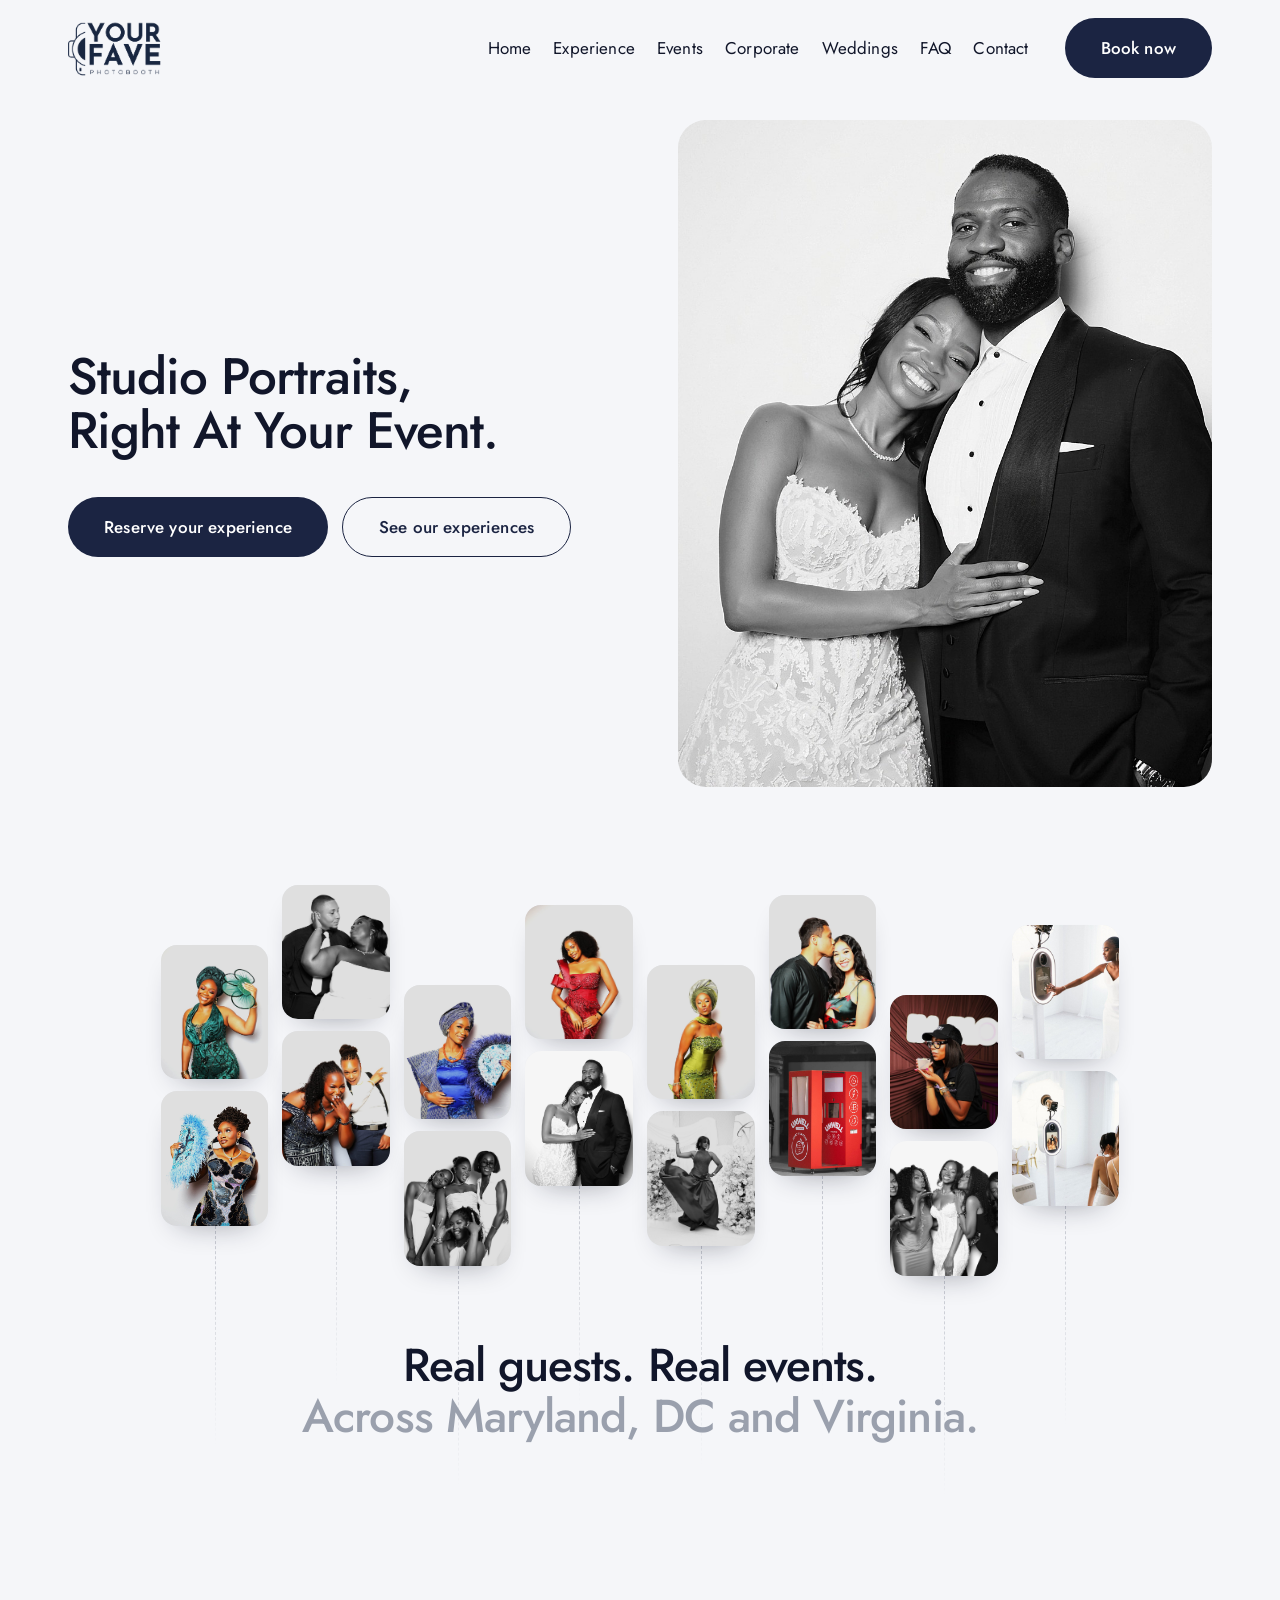
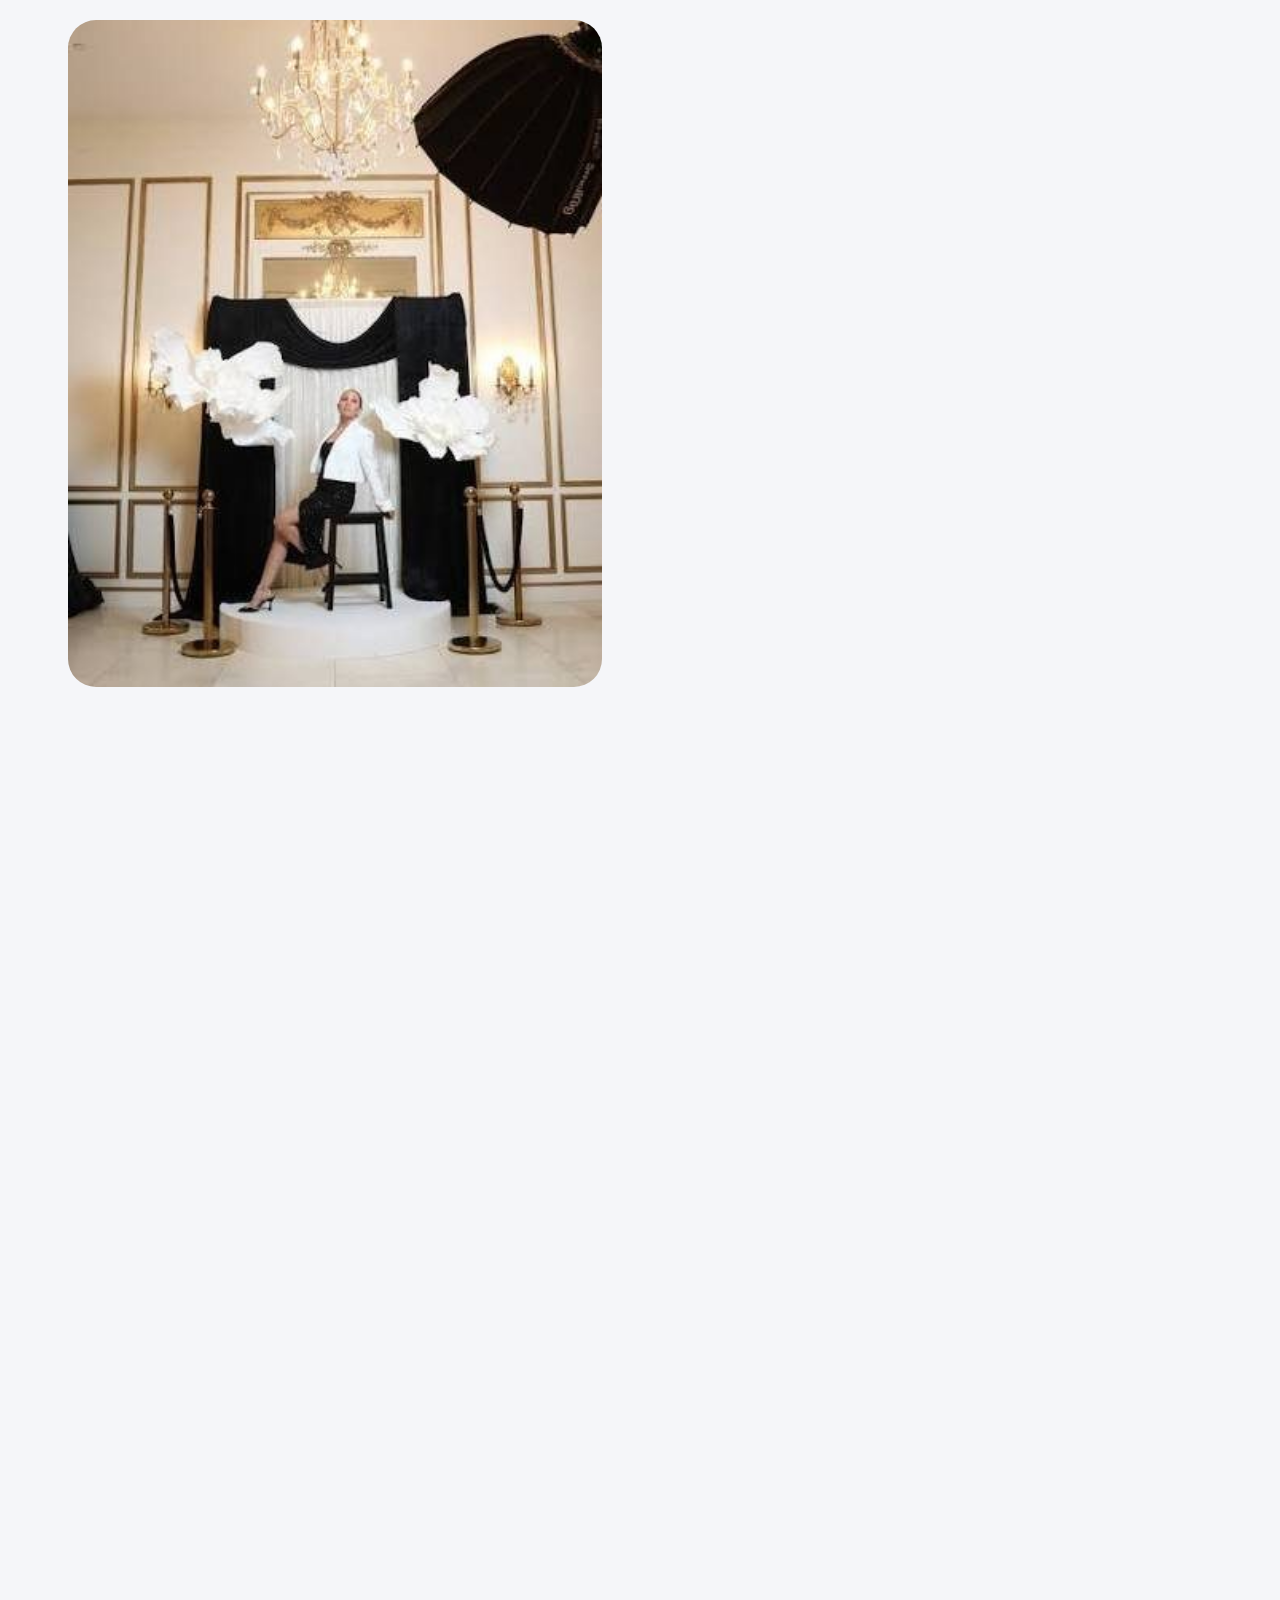
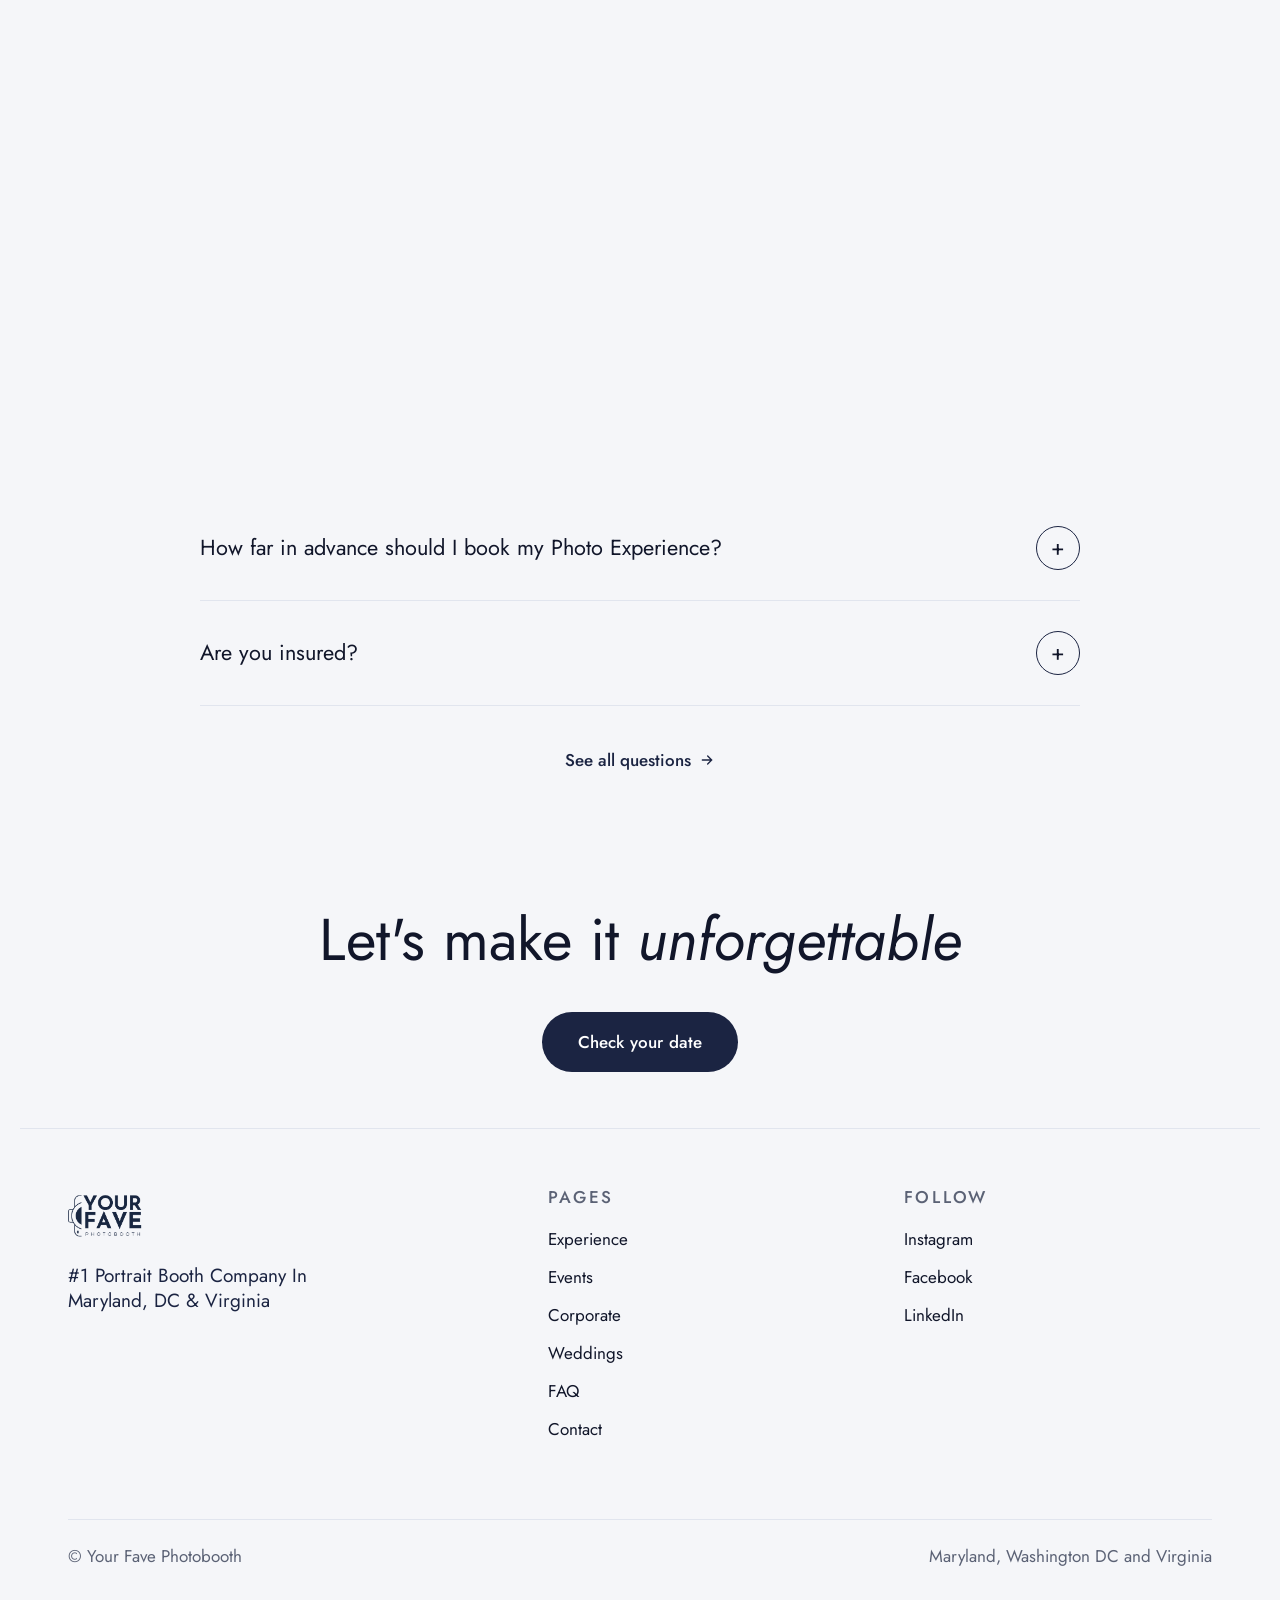
<file: index.html>
<!doctype html>
<html lang="en-US" class="no-js">
<head>
<meta charset="utf-8">
<meta name="viewport" content="width=device-width, initial-scale=1">
<!-- Google tag (gtag.js) -->
<script async src="https://www.googletagmanager.com/gtag/js?id=G-7J32PH1851"></script>
<script>
  window.dataLayer = window.dataLayer || [];
  function gtag(){dataLayer.push(arguments);}
  gtag('js', new Date());

  gtag('config', 'G-7J32PH1851');
</script>
<title>Photo Experience in Maryland, DC &amp; Virginia | Your Fave Photobooth</title>
<meta name="description" content="Premium, Guest Centered Photo Experience in Maryland, Washington DC &amp; Virginia. Portrait and DSLR Photo Experiences for weddings, corporate events and brand activations.">
<link rel="canonical" href="https://yourfavephotobooth.com/">
<link rel="icon" href="/assets/logo-blue.png">
<link rel="preconnect" href="https://fonts.googleapis.com">
<link rel="preconnect" href="https://fonts.gstatic.com" crossorigin>
<link rel="stylesheet" href="https://fonts.googleapis.com/css2?family=Jost:ital,wght@0,300;0,400;0,500;0,600;1,300;1,400;1,500&amp;display=swap">
<script>document.documentElement.classList.add('js')</script>
<link rel="stylesheet" href="/css/v3.css?v=64">
<script src="/js/v3.js?v=57" defer></script>
</head>
<body>
<div class="wipe" aria-hidden="true"><img src="/assets/logo-white.png" alt=""></div>

<header class="hdr">
 <div class="wrap hdr__in">
  <a href="/" aria-label="Your Fave Photobooth home"><img src="/assets/logo-blue.png" alt="Your Fave Photobooth"></a>
  <nav class="hdr__links" aria-label="Pages"><a href="/">Home</a><a href="/photobooths/">Experience</a><a href="/events/">Events</a><a href="/corporate/">Corporate</a><a href="/weddings/">Weddings</a><a href="/faq/">FAQ</a><a href="/contact/">Contact</a></nav>
  <div class="hdr__r">
   <a class="pill pill--navy" href="/contact/">Book now</a>
   <button class="menu-btn" type="button" aria-expanded="false" aria-controls="menu" aria-label="Open menu"><i class="menu-btn__ic" aria-hidden="true"><b></b><b></b></i></button>
  </div>
 </div>
</header>

<nav class="menu" id="menu" aria-label="Main">
 <img class="menu__bg" src="/assets/photos/hd/home-cover.jpg" alt="">
 <div class="menu__top">
  <img src="/assets/logo-white.png" alt="Your Fave Photobooth">
  <button class="menu__x" type="button" aria-label="Close menu">✕</button>
 </div>
 <nav class="menu__links" aria-label="Pages">
  <a href="/">Home</a>
  <a href="/photobooths/">Experience</a>
  <a href="/events/">Events</a>
  <a href="/corporate/">Corporate</a>
  <a href="/weddings/">Weddings</a>
  <a href="/faq/">FAQ</a>
  <a href="/contact/">Contact</a>
 </nav>
 <div class="menu__social"><a href="https://www.instagram.com/YOURFAVEPHOTOBOOTH" target="_blank" rel="noopener"><svg viewBox="0 0 24 24" width="18" height="18" fill="none" stroke="currentColor" stroke-width="1.6" aria-hidden="true"><rect x="3" y="3" width="18" height="18" rx="5"/><circle cx="12" cy="12" r="4"/><circle cx="17.5" cy="6.5" r=".9" fill="currentColor" stroke="none"/></svg>Instagram</a></div>
 <div class="menu__foot"><span>Maryland</span><span>Washington, DC</span><span>Virginia</span></div>
</nav>

<main>
 <section class="wrap hero">
  <div class="hero__text">
   <h1 class="reveal">Studio Portraits, <em>Right At Your Event.</em></h1>
   <div class="hero__btns reveal">
    <a class="pill pill--navy" href="/contact/">Reserve your experience</a>
    <a class="pill pill--line" href="/photobooths/">See our experiences</a>
   </div>
  </div>
  <div class="hero__photo reveal" data-cursor="View"><img src="/assets/photos/hd/home-hero-2.jpg" alt="Bride and groom posing at the Photo Experience in black and white"></div>
 </section>

 <section class="wrap wall-sec" aria-label="Recent moments from our events">
  <div class="wall">
   <div class="wall__cols">
    <div class="wall__col c1" style="--o:70px"><div class="wall__drift"><div class="wall__tile"><img src="/assets/photos/teal.jpg" alt="A guest in a teal gele holding a decorative fan" loading="lazy"></div><div class="wall__tile"><img src="/assets/photos/hd/hero3.jpg" alt="A guest posing with a blue feather fan" loading="lazy"></div></div></div>
    <div class="wall__col c2" style="--o:10px"><div class="wall__drift"><div class="wall__tile"><img src="/assets/photos/couple-bw.jpg" alt="A couple posing together in black and white" loading="lazy"></div><div class="wall__tile"><img src="/assets/photos/women.jpg" alt="Two guests laughing together" loading="lazy"></div></div></div>
    <div class="wall__col c3" style="--o:110px"><div class="wall__drift"><div class="wall__tile"><img src="/assets/photos/birthday.jpg" alt="A guest in a blue outfit posing with a feather fan" loading="lazy"></div><div class="wall__tile"><img src="/assets/photos/wedding-lg.jpg" alt="Four guests posing close together in black and white" loading="lazy"></div></div></div>
    <div class="wall__col c4" style="--o:30px"><div class="wall__drift"><div class="wall__tile"><img src="/assets/photos/red-dress.jpg" alt="A guest in a red beaded dress" loading="lazy"></div><div class="wall__tile"><img src="/assets/photos/hd/home-mobile.jpg" alt="A bride and groom smiling together in black and white" loading="lazy"></div></div></div>
    <div class="wall__col c5" style="--o:90px"><div class="wall__drift"><div class="wall__tile"><img src="/assets/photos/green.jpg" alt="A guest in a green gele and beaded dress" loading="lazy"></div><div class="wall__tile"><img src="/assets/photos/hero1.jpg" alt="A guest in a flowing gown posing among white flowers" loading="lazy"></div></div></div>
    <div class="wall__col c6" style="--o:20px"><div class="wall__drift"><div class="wall__tile"><img src="/assets/photos/wedding.jpg" alt="A groom kissing his partner on the cheek" loading="lazy"></div><div class="wall__tile"><img src="/assets/photos/hd/booth-red-lg.jpg" alt="A red branded booth at a brand activation" loading="lazy"></div></div></div>
    <div class="wall__col c7" style="--o:120px"><div class="wall__drift"><div class="wall__tile"><img src="/assets/photos/corporate.jpg" alt="A guest in a cap holding a drink in front of a branded backdrop" loading="lazy"></div><div class="wall__tile"><img src="/assets/photos/hd/home-cover.jpg" alt="A group of guests blowing kisses in black and white" loading="lazy"></div></div></div>
    <div class="wall__col c8" style="--o:50px"><div class="wall__drift"><div class="wall__tile"><img src="/assets/photos/umbrella.jpg" alt="A guest reaching toward the screen of a white booth" loading="lazy"></div><div class="wall__tile"><img src="/assets/photos/booth-white.jpg" alt="A guest beside a white booth in a bright room" loading="lazy"></div></div></div>
   </div>
   <div class="wall__text">
    <h2>Real guests. Real events.<span>Across Maryland, DC and Virginia.</span></h2>
   </div>
  </div>
 </section>

 <section class="feat"><div class="feat__ph reveal"><img src="/assets/photos/hd/hero2.jpg" alt="A portrait set in a ballroom with a backdrop, lights and gold stanchions" loading="lazy"></div><div class="reveal"><h2 class="feat__t">What happens <em>at the booth</em></h2><ul class="ticks"><li>We set up the lighting and backdrop one to two hours before guests arrive.</li><li>On the Portrait Booth, a live photographer directs every pose.</li><li>Guests get prints or digital copies in minutes, depending on the experience.</li><li>You receive a gallery of the night to keep and share.</li></ul></div></section>


 <section class="wrap sec">
  <h2 class="sec__h reveal">Made for <em>every</em> occasion</h2>
  <div class="svc">
   <a class="svc__item reveal" href="/weddings/" data-cursor="View">
    <div class="svc__ph"><img src="/assets/photos/hd/anniversary.jpg" alt="Couple in traditional attire at the wedding Photo Experience"></div>
    <div class="svc__row"><div class="svc__t">Weddings</div><span class="svc__go"><svg viewBox="0 0 24 24" fill="none" stroke="currentColor" stroke-width="2" stroke-linecap="round"><path d="M7 17L17 7M9 7h8v8"/></svg></span></div>
    <p class="svc__d">A portrait station guests visit between the toasts and the dance floor.</p>
   </a>
   <a class="svc__item reveal" href="/corporate/" data-cursor="View">
    <div class="svc__ph"><img src="/assets/photos/corporate-guest.webp" alt="A guest in a rust dress posing at a branded backdrop"></div>
    <div class="svc__row"><div class="svc__t">Corporate events</div><span class="svc__go"><svg viewBox="0 0 24 24" fill="none" stroke="currentColor" stroke-width="2" stroke-linecap="round"><path d="M7 17L17 7M9 7h8v8"/></svg></span></div>
    <p class="svc__d">Holiday parties, conferences and client nights, with your branding on every photo.</p>
   </a>
   <a class="svc__item reveal" href="/corporate/" data-cursor="View">
    <div class="svc__ph"><img src="/assets/photos/booth-red.jpg" alt="A guest posing with a treat in front of a branded backdrop"></div>
    <div class="svc__row"><div class="svc__t">Brand activations</div><span class="svc__go"><svg viewBox="0 0 24 24" fill="none" stroke="currentColor" stroke-width="2" stroke-linecap="round"><path d="M7 17L17 7M9 7h8v8"/></svg></span></div>
    <p class="svc__d">Branded booths and instant sharing that put your launch in front of more people.</p>
   </a>
  </div>
 </section>

 <section class="wrap sec">
  <h2 class="sec__h reveal">Our <em>Experiences</em></h2>
  <div class="exp">
   <a class="reveal" href="/photobooths/" data-cursor="View">
    <div class="exp__ph"><img src="/assets/photos/portrait.jpg" alt="Guests at the Portrait Booth"><span class="arr"><svg viewBox="0 0 24 24" fill="none" stroke="currentColor" stroke-width="2" stroke-linecap="round"><path d="M7 17L17 7M9 7h8v8"/></svg></span></div>
    <h3 class="exp__t">Portrait <em>Booth</em></h3>
    <p class="exp__p">A live professional photographer, studio-style portraits and unlimited prints.</p>
    <div class="exp__price"><small class="exp__from">Investment starting at</small>$1,500<small>3 hours</small></div>
   </a>
   <a class="reveal" href="/photobooths/" data-cursor="View">
    <div class="exp__ph"><img src="/assets/photos/dslr.jpg" alt="Classic DSLR Photobooth"><span class="arr"><svg viewBox="0 0 24 24" fill="none" stroke="currentColor" stroke-width="2" stroke-linecap="round"><path d="M7 17L17 7M9 7h8v8"/></svg></span></div>
    <h3 class="exp__t">Classic <em>DSLR</em></h3>
    <p class="exp__p">Our signature booth, with instant photos everyone shares.</p>
    <div class="exp__price"><small class="exp__from">Investment starting at</small>$650<small>Full day</small></div>
   </a>
  </div>
 </section>



 <section class="wrap sec" style="padding-top:0">
  <div class="rev reveal">
   <h2>Clients are <em>talking</em></h2>
   <div class="qz" data-qz><div class="rev__qs"><figure class="rev__q is-on"><p>“The guests truly loved the experience. They are extremely professional and handle their work with care.”</p><figcaption class="rev__who">Omoniola Paye</figcaption></figure><figure class="rev__q"><p>“Truly the highlight of our event! Our guests couldn't stop talking about it!”</p><figcaption class="rev__who">Yinka Meji</figcaption></figure><figure class="rev__q"><p>“The Black and White Portrait Photo Experience would be a hit at our wedding.”</p><figcaption class="rev__who">Famata &amp; Amos</figcaption></figure></div><div class="qz__nav"><button class="qz__btn" type="button" data-prev aria-label="Previous review">&#8592;</button><div class="dots"><i role="button" tabindex="0" aria-label="Review 1" class="on"></i><i role="button" tabindex="0" aria-label="Review 2"></i><i role="button" tabindex="0" aria-label="Review 3"></i></div><button class="qz__btn" type="button" data-next aria-label="Next review">&#8594;</button></div></div>
  </div>
 </section>

 <section class="wrap sec"><h2 class="sec__h reveal">Good to <em>know</em></h2><div class="acc"><div class="acc__item reveal"><button class="acc__q" type="button" aria-expanded="false"><span>What is the difference between the DSLR and Portrait Photo Experiences?</span><i>+</i></button><div class="acc__a" hidden>Our Classic DSLR Photo Experience is a self-service experience with instant digital photos and professional image quality. On-site attendance can be requested for this product, but may not be necessary depending on your type of event.

Our Portrait Photo Experience includes a professional photographer who captures studio-quality portraits and provides beautifully edited prints on-site. The photographer poses the guests, giving them a real photoshoot experience at the event.

Choose the DSLR Booth for interactive fun, or the Portrait Booth for a luxury photography experience.</div></div><div class="acc__item reveal"><button class="acc__q" type="button" aria-expanded="false"><span>Can the Photo Experience be customized for my event or brand?</span><i>+</i></button><div class="acc__a" hidden>Absolutely! We offer a variety of customization options, including branded booth shell, backdrop, photo print, start screens, color scheme, and a lot more.

Whatever your event type, we'll tailor the experience to match your vision.</div></div><div class="acc__item reveal"><button class="acc__q" type="button" aria-expanded="false"><span>How far in advance should I book my Photo Experience?</span><i>+</i></button><div class="acc__a" hidden>We recommend booking as early as possible, especially for weddings, corporate events, and peak event seasons. Popular dates can book several months in advance, so reserving early ensures your preferred booth experience is available.</div></div><div class="acc__item reveal"><button class="acc__q" type="button" aria-expanded="false"><span>Are you insured?</span><i>+</i></button><div class="acc__a" hidden>Yes. We are fully insured and can provide a Certificate of Insurance (COI) upon request. We can also add your venue as an additional insured if required.</div></div></div><p class="faqs__more reveal"><a href="/faq/">See all questions <svg viewBox="0 0 24 24" fill="none" stroke="currentColor" stroke-width="2" stroke-linecap="round" aria-hidden="true"><path d="M5 12h14M13 6l6 6-6 6"/></svg></a></p></section>

 <section class="wrap cta">
  <h2 class="reveal">Let's make it <em>unforgettable</em></h2>
  <a class="pill pill--navy reveal" href="/contact/">Check your date</a>
 </section>
</main>

<footer class="wrap ft">
 <div class="ft__top">
  <div class="ft__brand">
   <img src="/assets/logo-blue.png" alt="Your Fave Photobooth">
   <p class="ft__tag">#1 Portrait Booth Company In Maryland, DC &amp; Virginia</p>
  </div>
  <div><h4>Pages</h4><a href="/photobooths/">Experience</a><a href="/events/">Events</a><a href="/corporate/">Corporate</a><a href="/weddings/">Weddings</a><a href="/faq/">FAQ</a><a href="/contact/">Contact</a></div>
  <div><h4>Follow</h4><a href="https://www.instagram.com/YOURFAVEPHOTOBOOTH" target="_blank" rel="noopener">Instagram</a><a href="#">Facebook</a><a href="#">LinkedIn</a></div>
 </div>
 <div class="ft__bot"><span>© Your Fave Photobooth</span><span>Maryland, Washington DC and Virginia</span></div>
</footer>
</body>
</html>
</file>
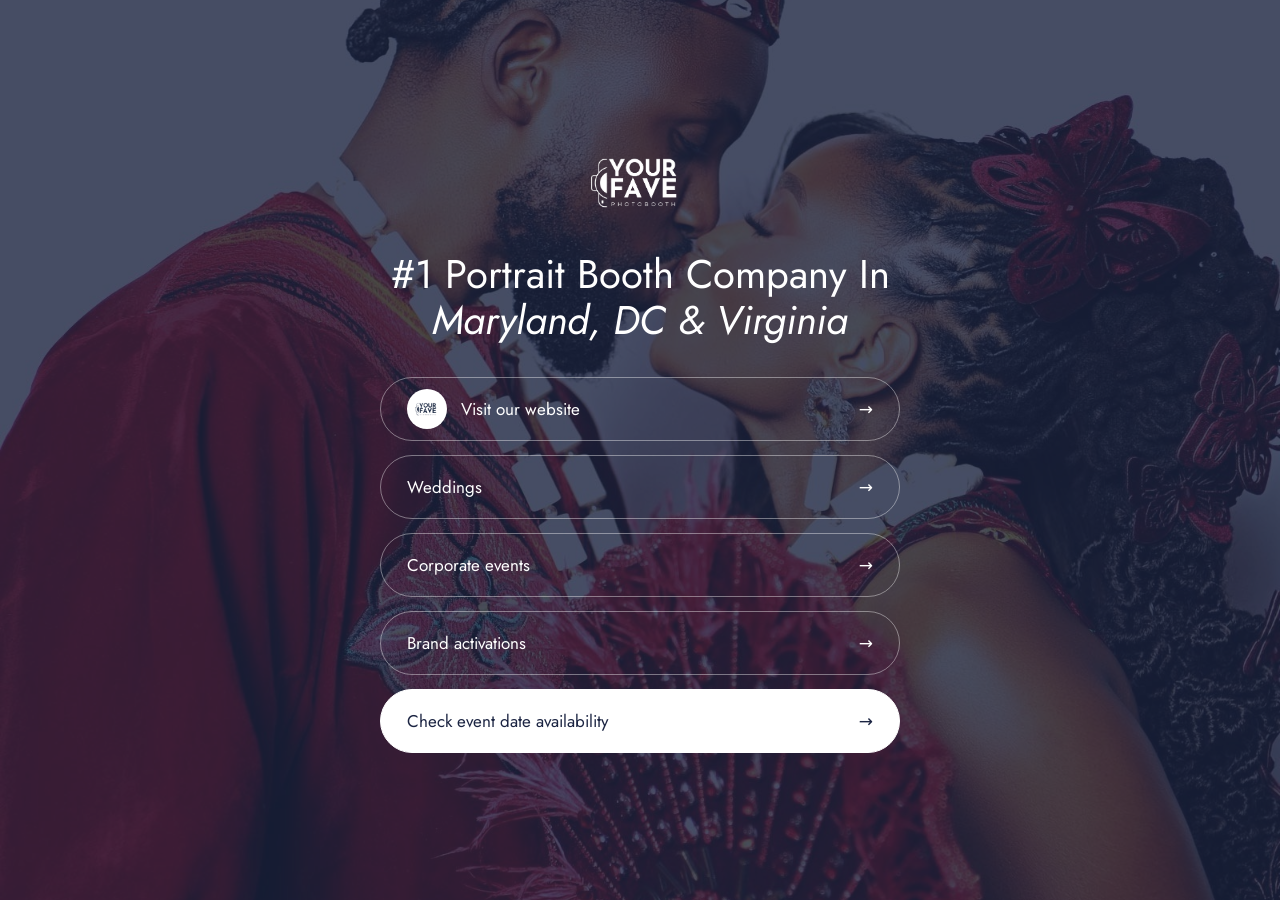
<file: connect/index.html>
<!doctype html>
<html lang="en-US">
<head>
<meta charset="utf-8">
<meta name="viewport" content="width=device-width, initial-scale=1">
<!-- Google tag (gtag.js) -->
<script async src="https://www.googletagmanager.com/gtag/js?id=G-7J32PH1851"></script>
<script>
  window.dataLayer = window.dataLayer || [];
  function gtag(){dataLayer.push(arguments);}
  gtag('js', new Date());

  gtag('config', 'G-7J32PH1851');
  
</script>
<title>Connect with Your Fave Photobooth | MD, DC &amp; VA</title>
<meta name="description" content="Quick links: weddings, corporate events, brand activations and date availability.">
<meta name="robots" content="noindex, follow">
<meta property="og:type" content="website">
<meta property="og:site_name" content="Your Fave Photobooth">
<meta property="og:title" content="Connect with Your Fave Photobooth | MD, DC &amp; VA">
<meta property="og:description" content="Quick links: weddings, corporate events, brand activations and date availability.">
<meta property="og:url" content="https://yourfavephotobooth.com/connect/">
<meta property="og:image" content="https://yourfavephotobooth.com/assets/photos/portrait.jpg">
<link rel="icon" href="/assets/logo-blue.png">
<link rel="preconnect" href="https://fonts.googleapis.com">
<link rel="preconnect" href="https://fonts.gstatic.com" crossorigin>
<link rel="stylesheet" href="https://fonts.googleapis.com/css2?family=Jost:ital,wght@0,300;0,400;0,500;0,600;1,300;1,400;1,500&amp;display=swap">
<script>(function(d){d.classList.add('js');try{if(sessionStorage.getItem('yfp:enter')&&!matchMedia('(prefers-reduced-motion: reduce)').matches)d.classList.add('entering')}catch(e){}})(document.documentElement)</script>
<link rel="stylesheet" href="/css/v3.css?v=64">
<script src="/js/v3.js?v=57" defer></script>
</head>
<body>
<div class="wipe" aria-hidden="true"><img src="/assets/logo-white.png" alt=""></div>
<main>
<section class="lk"><img class="lk__bg" src="/assets/photos/hd/anniversary.jpg" alt=""><div class="lk__tint"></div><div class="lk__in reveal"><img class="logo" src="/assets/logo-white.png" alt="Your Fave Photobooth"><h1>#1 Portrait Booth Company In <em>Maryland, DC &amp; Virginia</em></h1><div class="lk__list"><a href="/" class=""><span class="lk__t"><span class="lk__ic"><img src="/assets/logo-blue.png" alt=""></span>Visit our website</span><span>→</span></a><a href="/weddings/" class=""><span class="lk__t">Weddings</span><span>→</span></a><a href="/corporate/" class=""><span class="lk__t">Corporate events</span><span>→</span></a><a href="/corporate/" class=""><span class="lk__t">Brand activations</span><span>→</span></a><a href="/contact/" class="is-solid"><span class="lk__t">Check event date availability</span><span>→</span></a></div></div></section>
</main>
</body>
</html>
</file>
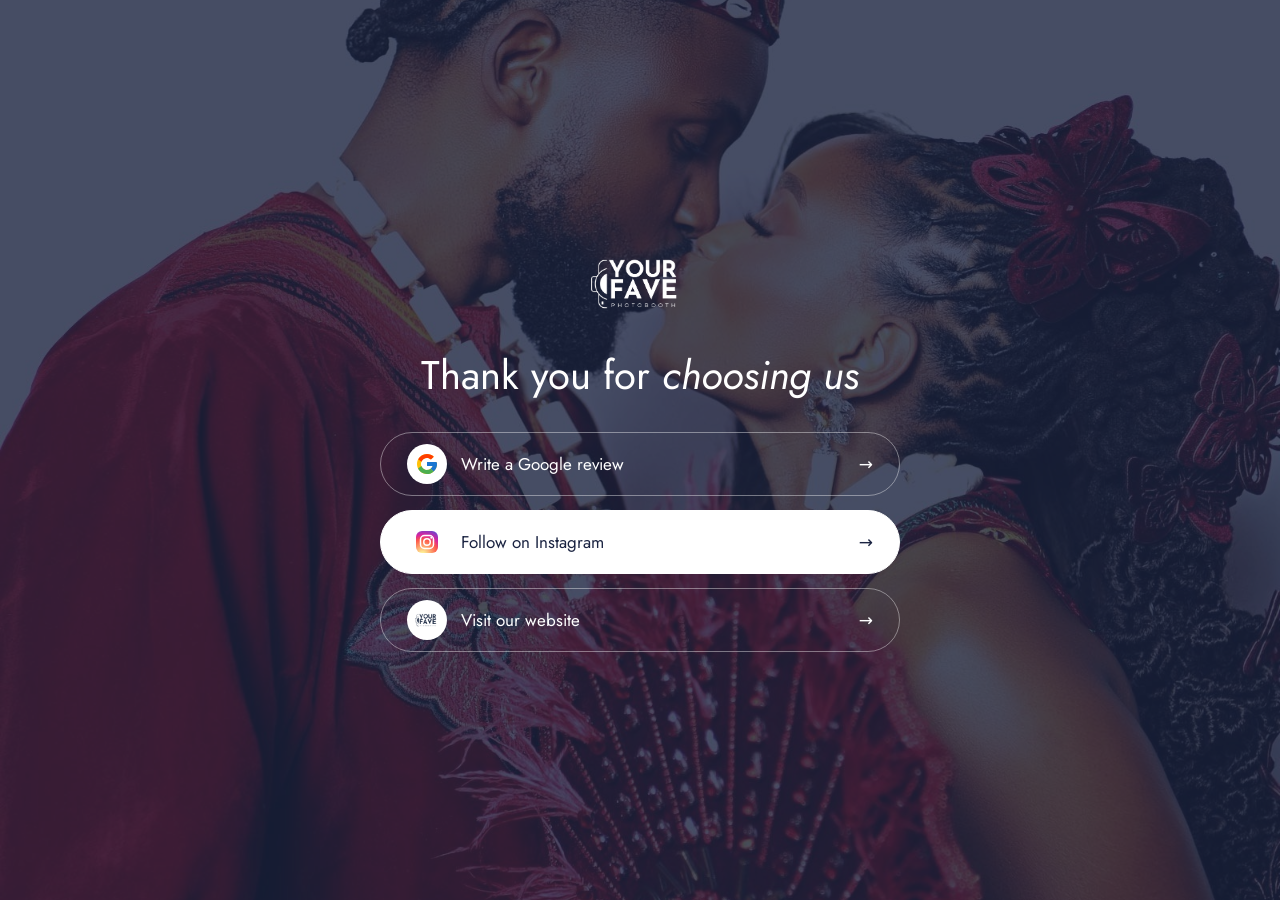
<file: connect2/index.html>
<!doctype html>
<html lang="en-US">
<head>
<meta charset="utf-8">
<meta name="viewport" content="width=device-width, initial-scale=1">
<!-- Google tag (gtag.js) -->
<script async src="https://www.googletagmanager.com/gtag/js?id=G-7J32PH1851"></script>
<script>
  window.dataLayer = window.dataLayer || [];
  function gtag(){dataLayer.push(arguments);}
  gtag('js', new Date());

  gtag('config', 'G-7J32PH1851');
  
</script>
<title>Your Fave Photobooth: Review, Instagram &amp; Website</title>
<meta name="description" content="Leave us a Google review, follow us on Instagram, or visit our website.">
<meta name="robots" content="noindex, follow">
<meta property="og:type" content="website">
<meta property="og:site_name" content="Your Fave Photobooth">
<meta property="og:title" content="Your Fave Photobooth: Review, Instagram &amp; Website">
<meta property="og:description" content="Leave us a Google review, follow us on Instagram, or visit our website.">
<meta property="og:url" content="https://yourfavephotobooth.com/connect2/">
<meta property="og:image" content="https://yourfavephotobooth.com/assets/photos/portrait.jpg">
<link rel="icon" href="/assets/logo-blue.png">
<link rel="preconnect" href="https://fonts.googleapis.com">
<link rel="preconnect" href="https://fonts.gstatic.com" crossorigin>
<link rel="stylesheet" href="https://fonts.googleapis.com/css2?family=Jost:ital,wght@0,300;0,400;0,500;0,600;1,300;1,400;1,500&amp;display=swap">
<script>(function(d){d.classList.add('js');try{if(sessionStorage.getItem('yfp:enter')&&!matchMedia('(prefers-reduced-motion: reduce)').matches)d.classList.add('entering')}catch(e){}})(document.documentElement)</script>
<link rel="stylesheet" href="/css/v3.css?v=64">
<script src="/js/v3.js?v=57" defer></script>
</head>
<body>
<div class="wipe" aria-hidden="true"><img src="/assets/logo-white.png" alt=""></div>
<main>
<section class="lk"><img class="lk__bg" src="/assets/photos/hd/anniversary.jpg" alt=""><div class="lk__tint"></div><div class="lk__in reveal"><img class="logo" src="/assets/logo-white.png" alt="Your Fave Photobooth"><h1>Thank you for <em>choosing us</em></h1><div class="lk__list"><a href="https://g.page/r/CSPvKcJOUbIEEBM/review" target=_blank rel=noopener class=""><span class="lk__t"><span class="lk__ic"><img src="/assets/icon-google.svg" alt=""></span>Write a Google review</span><span>→</span></a><a href="https://www.instagram.com/YOURFAVEPHOTOBOOTH" target=_blank rel=noopener class="is-solid"><span class="lk__t"><span class="lk__ic"><img src="/assets/icon-instagram.svg" alt=""></span>Follow on Instagram</span><span>→</span></a><a href="https://yourfavephotobooth.com" target=_blank rel=noopener class=""><span class="lk__t"><span class="lk__ic"><img src="/assets/logo-blue.png" alt=""></span>Visit our website</span><span>→</span></a></div></div></section>
</main>
</body>
</html>
</file>
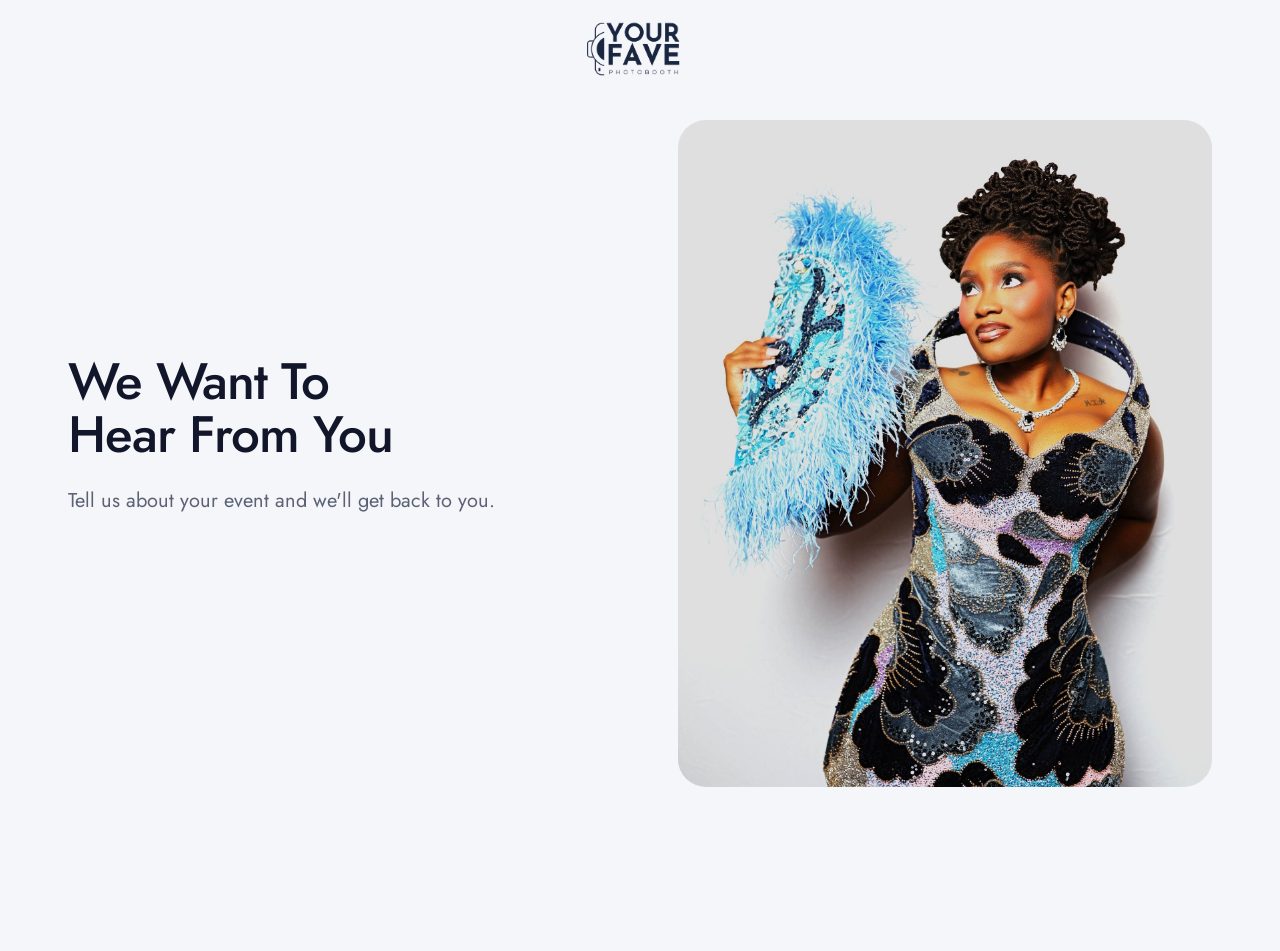
<file: contact/index.html>
<!doctype html>
<html lang="en-US">
<head>
<meta charset="utf-8">
<meta name="viewport" content="width=device-width, initial-scale=1">
<!-- Google tag (gtag.js) -->
<script async src="https://www.googletagmanager.com/gtag/js?id=G-7J32PH1851"></script>
<script>
  window.dataLayer = window.dataLayer || [];
  function gtag(){dataLayer.push(arguments);}
  gtag('js', new Date());

  gtag('config', 'G-7J32PH1851');
  
</script>
<title>Book a Photo Experience | Contact Your Fave Photobooth | MD, DC &amp; VA</title>
<meta name="description" content="Check availability and request a quote for your Photo Experience in Maryland, Washington DC or Virginia.">
<meta name="robots" content="index, follow, max-image-preview:large"><link rel="canonical" href="https://yourfavephotobooth.com/contact/">
<meta property="og:type" content="website">
<meta property="og:site_name" content="Your Fave Photobooth">
<meta property="og:title" content="Book a Photo Experience | Contact Your Fave Photobooth | MD, DC &amp; VA">
<meta property="og:description" content="Check availability and request a quote for your Photo Experience in Maryland, Washington DC or Virginia.">
<meta property="og:url" content="https://yourfavephotobooth.com/contact/">
<meta property="og:image" content="https://yourfavephotobooth.com/assets/photos/portrait.jpg">
<link rel="icon" href="/assets/logo-blue.png">
<link rel="preconnect" href="https://fonts.googleapis.com">
<link rel="preconnect" href="https://fonts.gstatic.com" crossorigin>
<link rel="stylesheet" href="https://fonts.googleapis.com/css2?family=Jost:ital,wght@0,300;0,400;0,500;0,600;1,300;1,400;1,500&amp;display=swap">
<script>(function(d){d.classList.add('js');try{if(sessionStorage.getItem('yfp:enter')&&!matchMedia('(prefers-reduced-motion: reduce)').matches)d.classList.add('entering')}catch(e){}})(document.documentElement)</script>
<link rel="stylesheet" href="/css/v3.css?v=64">
<script src="/js/v3.js?v=57" defer></script>
</head>
<body>
<div class="wipe" aria-hidden="true"><img src="/assets/logo-white.png" alt=""></div>
<header class="hdr hdr--logo"><div class="wrap hdr__in" style="justify-content:center"><a href="/" aria-label="Your Fave Photobooth home"><img src="/assets/logo-blue.png" alt="Your Fave Photobooth"></a></div></header>
<main>
<section class="wrap pg">
 <div class="pg__hero">
  <div><h1 class="reveal">We Want To <em>Hear From You</em></h1><p class="reveal">Tell us about your event and we'll get back to you.</p><div class="hero__btns reveal"></div></div>
  <div class="pg__ph reveal" data-cursor="View"><img src="/assets/photos/hd/hero3.jpg" alt="Black and white portrait Photo Experience session" style=""></div>
 </div>
</section><section class="wrap sec" style="padding-top:20px"><div class="form reveal"><div id="hq-form-n2dp36et"></div><script src="https://crm.madulab.com/embed.js" data-form="n2dp36et" async></script></div></section>
</main>
</body>
</html>
</file>
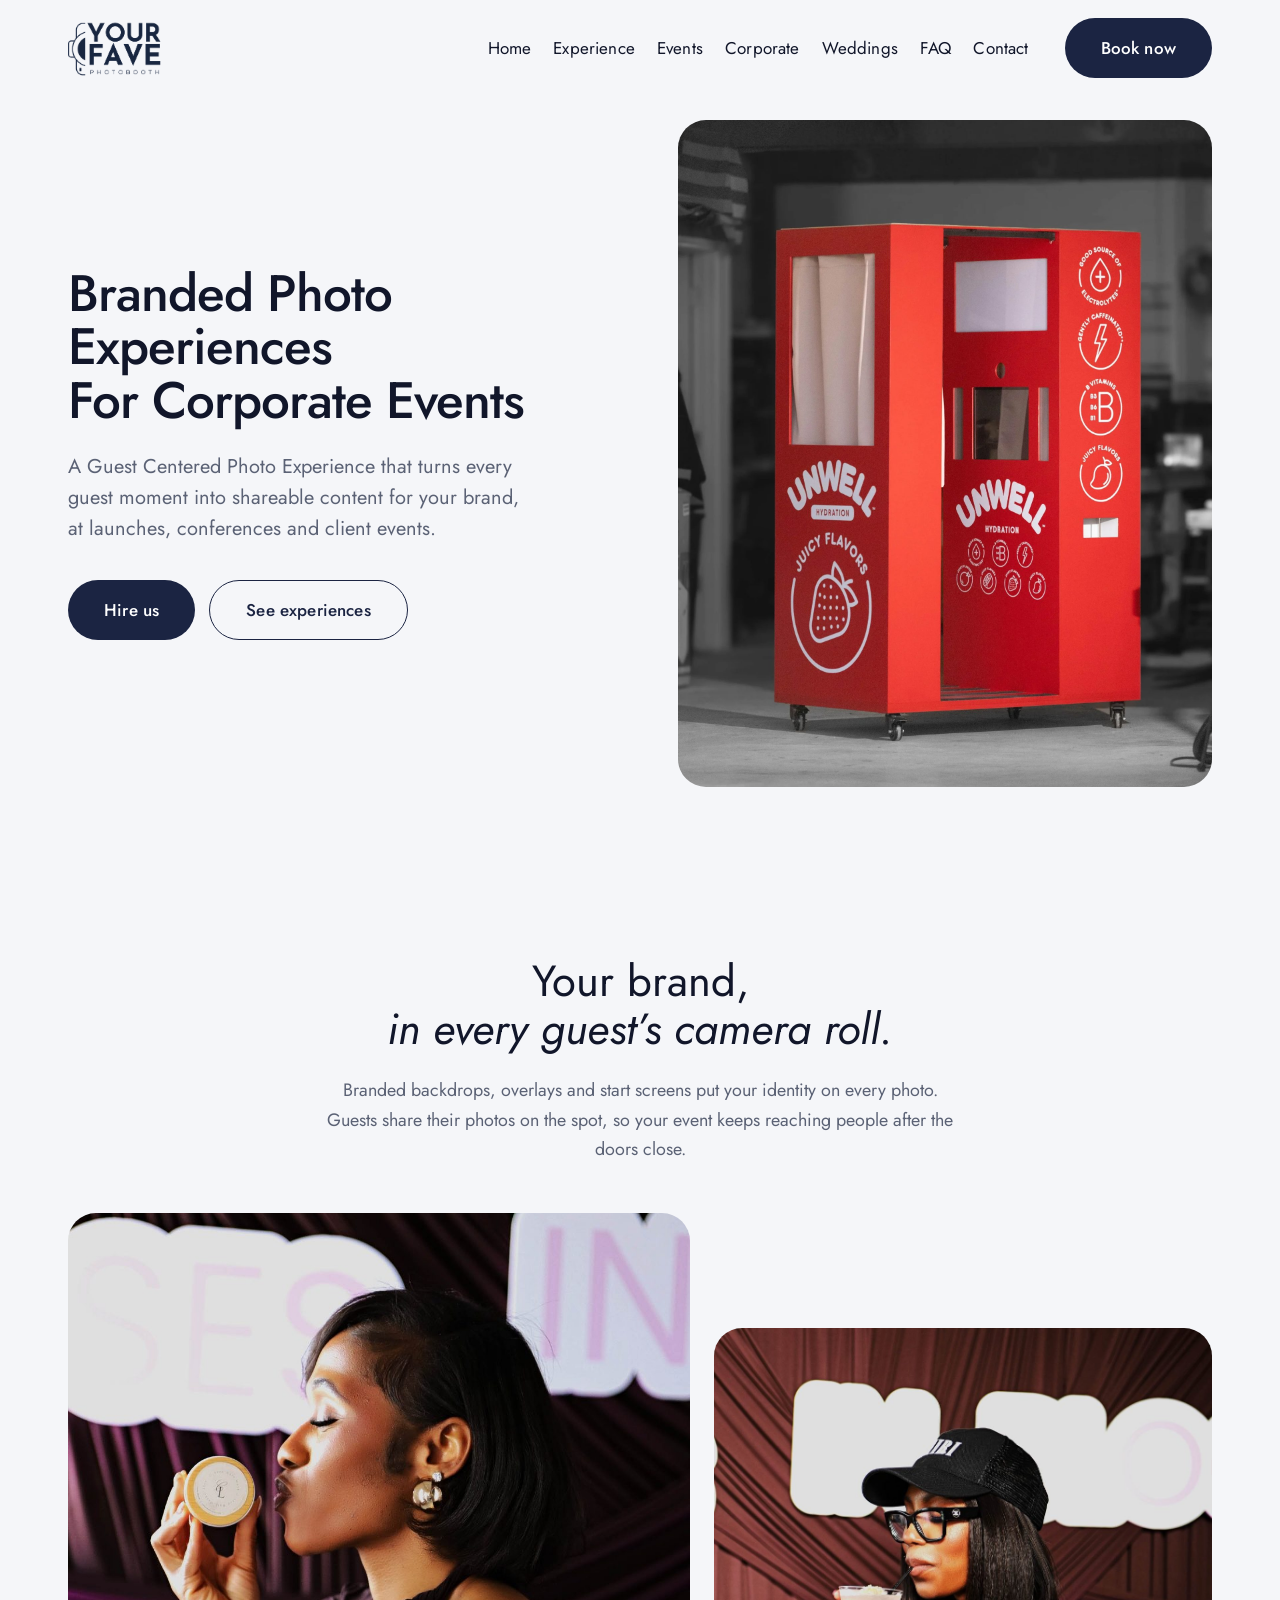
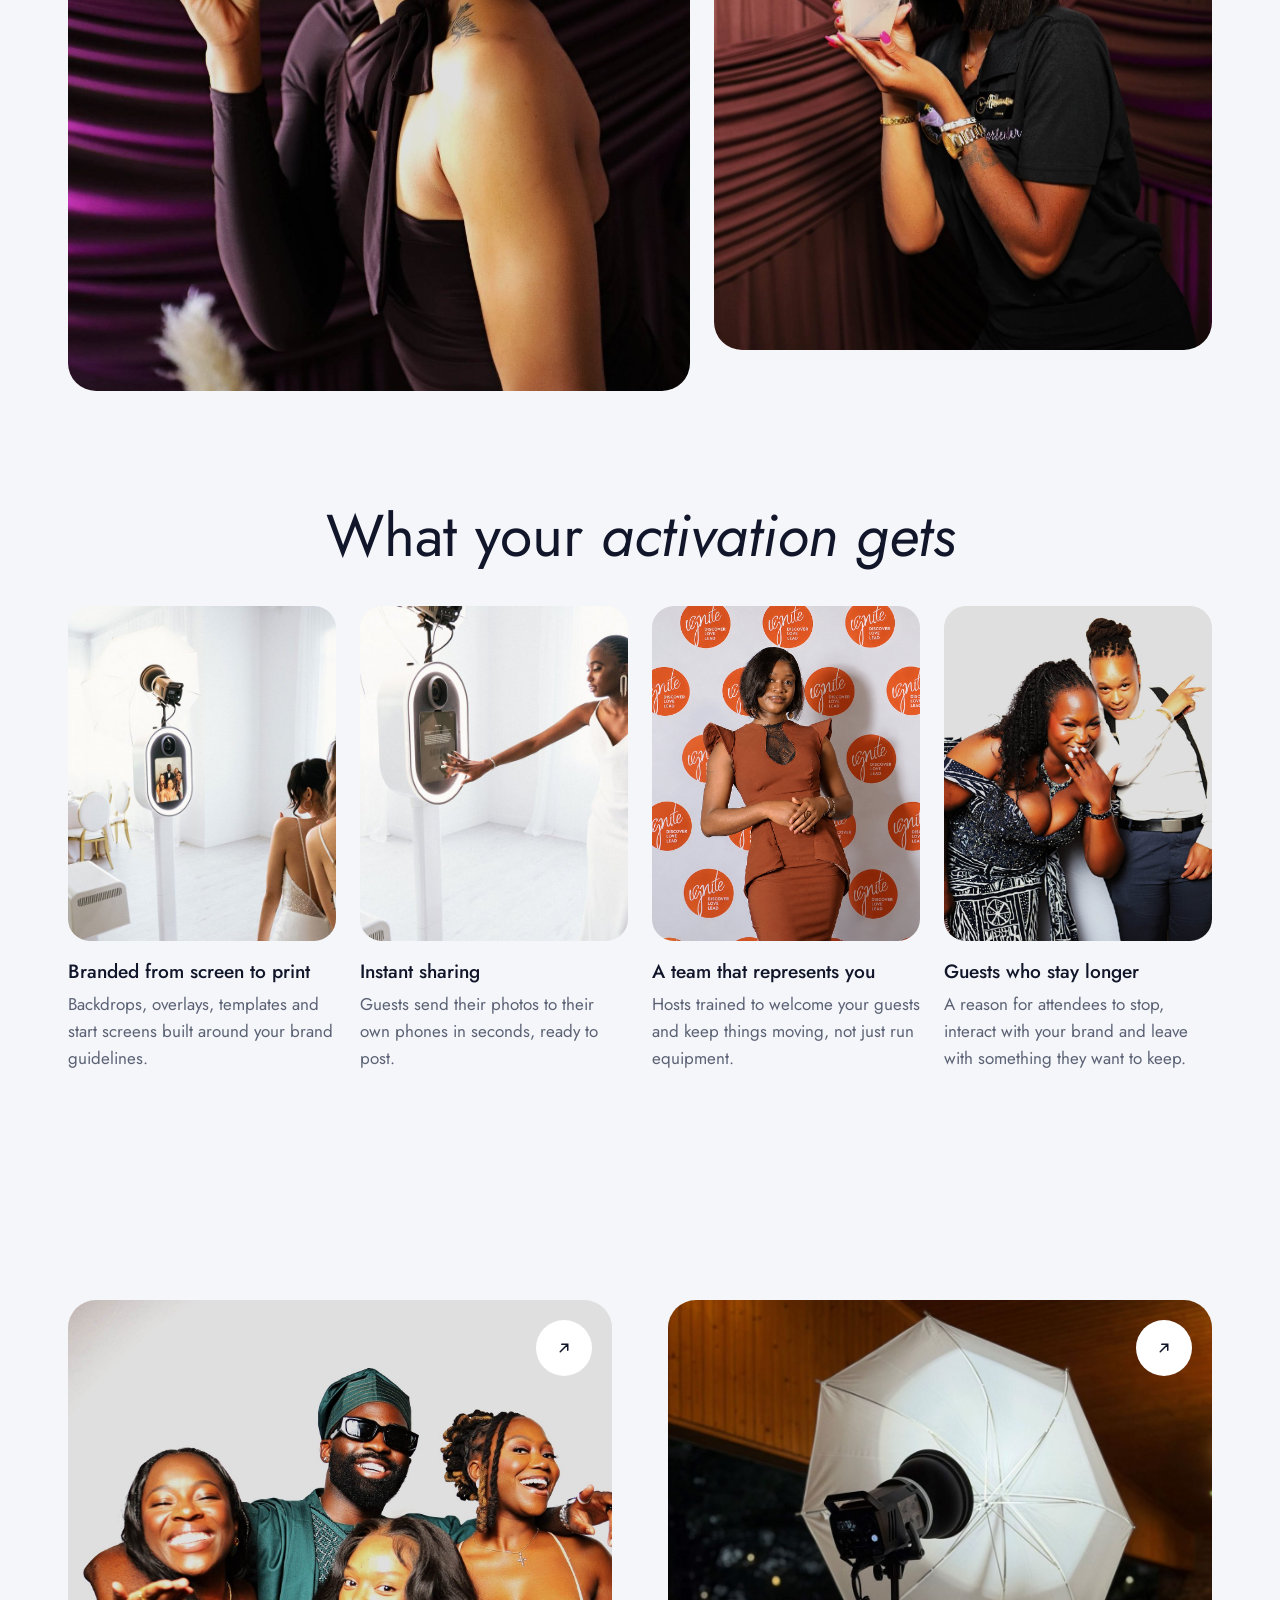
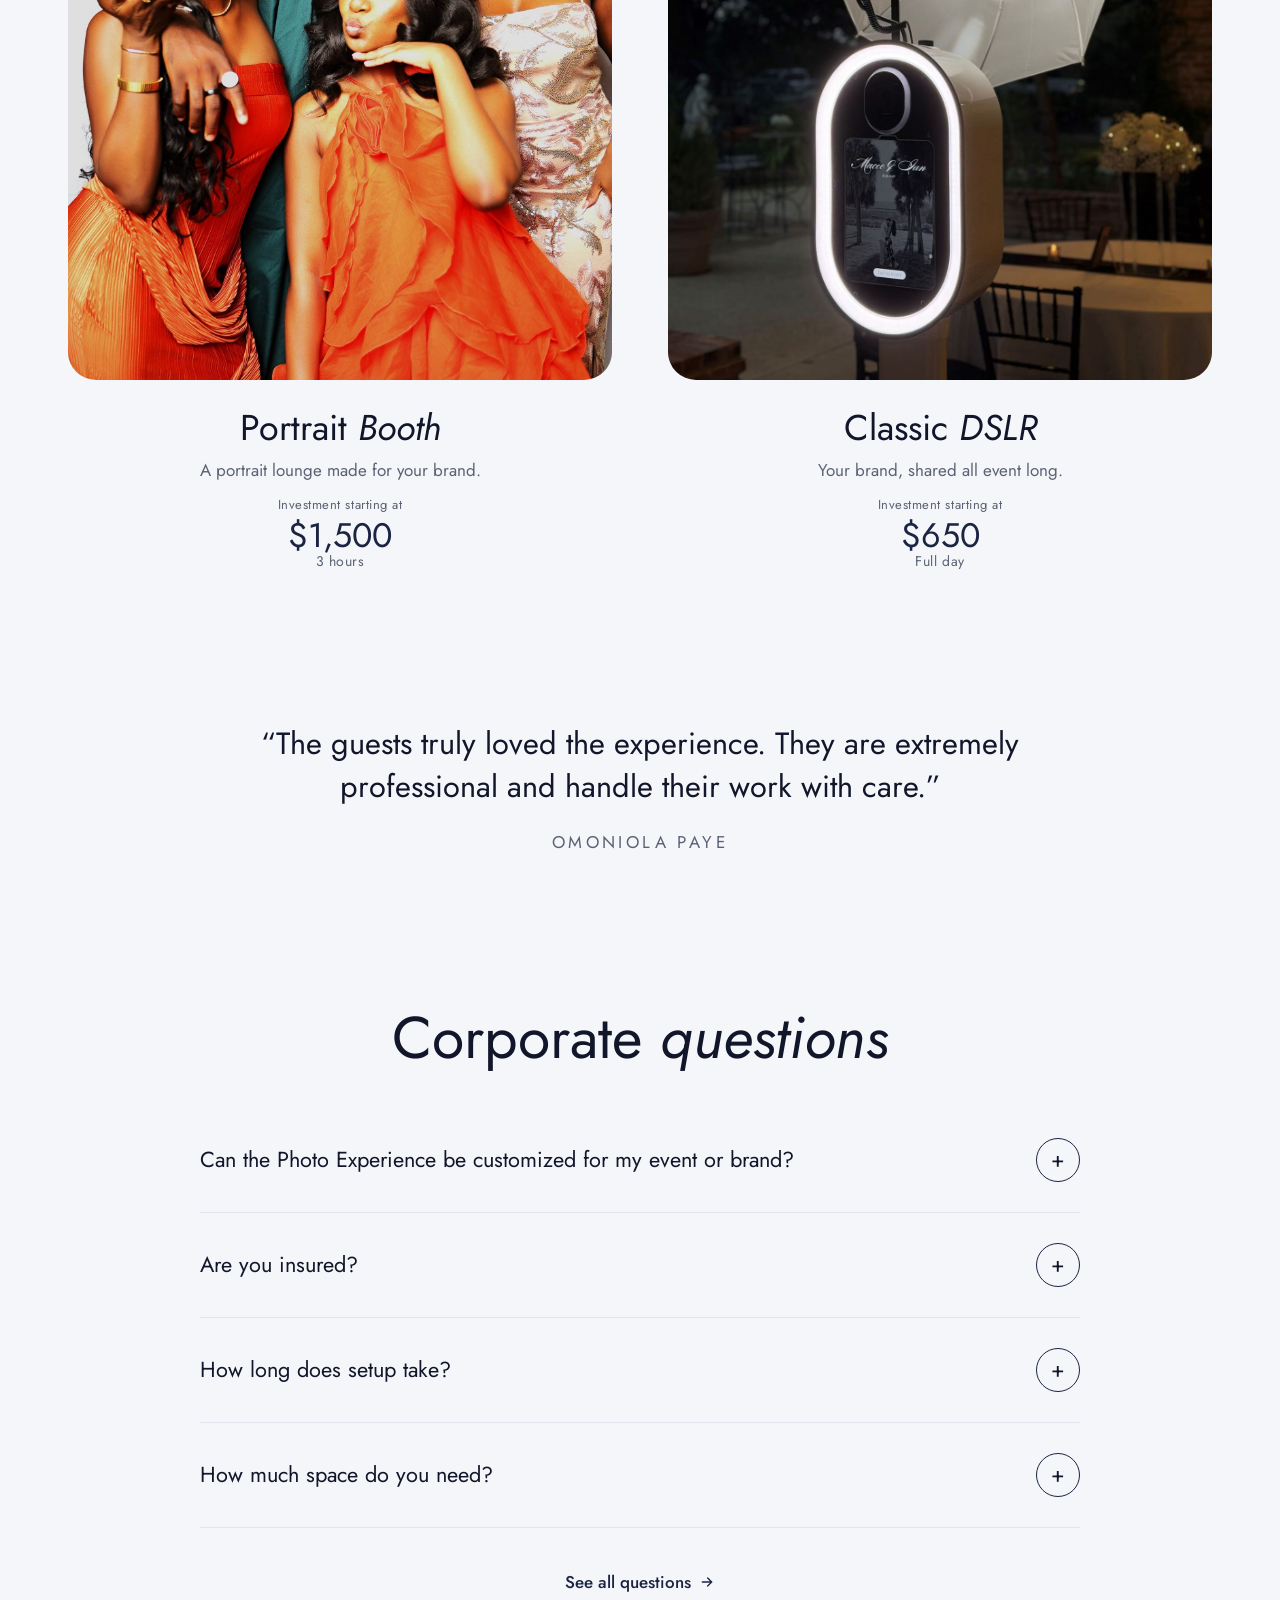
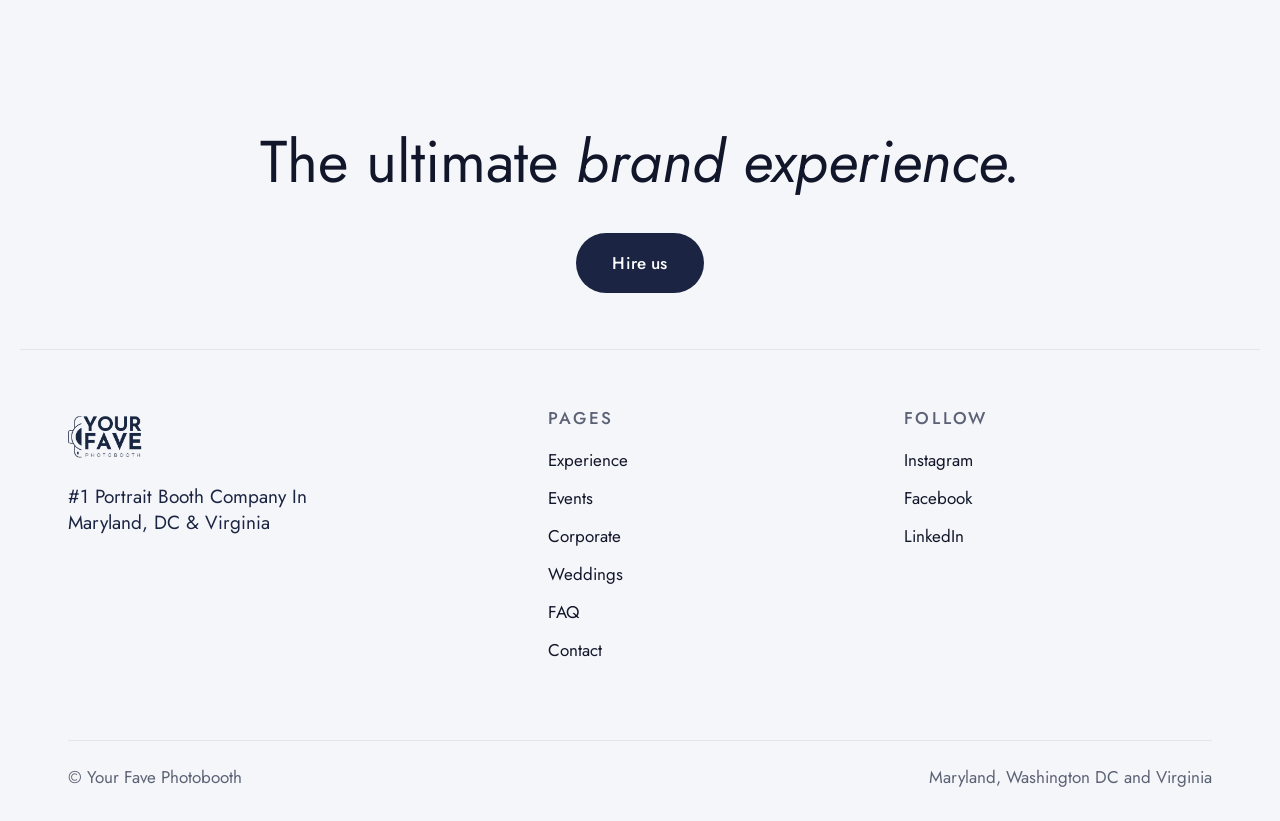
<file: corporate/index.html>
<!doctype html>
<html lang="en-US">
<head>
<meta charset="utf-8">
<meta name="viewport" content="width=device-width, initial-scale=1">
<!-- Google tag (gtag.js) -->
<script async src="https://www.googletagmanager.com/gtag/js?id=G-7J32PH1851"></script>
<script>
  window.dataLayer = window.dataLayer || [];
  function gtag(){dataLayer.push(arguments);}
  gtag('js', new Date());

  gtag('config', 'G-7J32PH1851');
  
</script>
<title>Corporate &amp; Brand Activation Photo Experiences in DC | Your Fave Photobooth</title>
<meta name="description" content="Branded photo experiences for corporate events and brand activations in Washington DC, Maryland and Virginia. Custom backdrops, overlays, start screens and instant sharing.">
<meta name="robots" content="index, follow, max-image-preview:large"><link rel="canonical" href="https://yourfavephotobooth.com/corporate/">
<meta property="og:type" content="website">
<meta property="og:site_name" content="Your Fave Photobooth">
<meta property="og:title" content="Corporate &amp; Brand Activation Photo Experiences in DC | Your Fave Photobooth">
<meta property="og:description" content="Branded photo experiences for corporate events and brand activations in Washington DC, Maryland and Virginia. Custom backdrops, overlays, start screens and instant sharing.">
<meta property="og:url" content="https://yourfavephotobooth.com/corporate/">
<meta property="og:image" content="https://yourfavephotobooth.com/assets/photos/portrait.jpg">
<link rel="icon" href="/assets/logo-blue.png">
<link rel="preconnect" href="https://fonts.googleapis.com">
<link rel="preconnect" href="https://fonts.gstatic.com" crossorigin>
<link rel="stylesheet" href="https://fonts.googleapis.com/css2?family=Jost:ital,wght@0,300;0,400;0,500;0,600;1,300;1,400;1,500&amp;display=swap">
<script>(function(d){d.classList.add('js');try{if(sessionStorage.getItem('yfp:enter')&&!matchMedia('(prefers-reduced-motion: reduce)').matches)d.classList.add('entering')}catch(e){}})(document.documentElement)</script>
<link rel="stylesheet" href="/css/v3.css?v=64">
<script src="/js/v3.js?v=57" defer></script>
</head>
<body>
<div class="wipe" aria-hidden="true"><img src="/assets/logo-white.png" alt=""></div>
<header class="hdr">
 <div class="wrap hdr__in">
  <a href="/" aria-label="Your Fave Photobooth home"><img src="/assets/logo-blue.png" alt="Your Fave Photobooth"></a>
  <nav class="hdr__links" aria-label="Pages"><a href="/">Home</a><a href="/photobooths/">Experience</a><a href="/events/">Events</a><a href="/corporate/">Corporate</a><a href="/weddings/">Weddings</a><a href="/faq/">FAQ</a><a href="/contact/">Contact</a></nav>
  <div class="hdr__r">
   <a class="pill pill--navy" href="/contact/">Book now</a>
   <button class="menu-btn" type="button" aria-expanded="false" aria-controls="menu" aria-label="Open menu"><i class="menu-btn__ic" aria-hidden="true"><b></b><b></b></i></button>
  </div>
 </div>
</header>
<nav class="menu" id="menu" aria-label="Main">
<img class="menu__bg" src="/assets/photos/hd/home-cover.jpg" alt="">
 <div class="menu__top"><img src="/assets/logo-white.png" alt="Your Fave Photobooth"><button class="menu__x" type="button" aria-label="Close menu">✕</button></div>
 <nav class="menu__links" aria-label="Pages"><a href="/">Home</a><a href="/photobooths/">Experience</a><a href="/events/">Events</a><a href="/corporate/">Corporate</a><a href="/weddings/">Weddings</a><a href="/faq/">FAQ</a><a href="/contact/">Contact</a></nav>
 <div class="menu__social"><a href="https://www.instagram.com/YOURFAVEPHOTOBOOTH" target="_blank" rel="noopener"><svg viewBox="0 0 24 24" width="18" height="18" fill="none" stroke="currentColor" stroke-width="1.6" aria-hidden="true"><rect x="3" y="3" width="18" height="18" rx="5"/><circle cx="12" cy="12" r="4"/><circle cx="17.5" cy="6.5" r=".9" fill="currentColor" stroke="none"/></svg>Instagram</a></div>
 <div class="menu__foot"><span>Maryland</span><span>Washington, DC</span><span>Virginia</span></div>
</nav>
<main>
<section class="wrap pg">
 <div class="pg__hero">
  <div><h1 class="reveal">Branded Photo Experiences <em>For Corporate Events</em></h1><p class="reveal">A Guest Centered Photo Experience that turns every guest moment into shareable content for your brand, at launches, conferences and client events.</p><div class="hero__btns reveal"><a class="pill pill--navy" href="/contact/">Hire us</a><a class="pill pill--line" href="/photobooths/">See experiences</a></div></div>
  <div class="pg__ph reveal" data-cursor="View"><img src="/assets/photos/hd/booth-red-lg.jpg" alt="A red branded booth at a brand activation" style=""></div>
 </div>
</section><section class="wrap intro"><h2 class="intro__t reveal">Your brand, <em>in every guest&rsquo;s camera roll.</em></h2><p class="intro__p reveal">Branded backdrops, overlays and start screens put your identity on every photo. Guests share their photos on the spot, so your event keeps reaching people after the doors close.</p></section><section class="wrap pair"><div class="pair__a reveal"><img src="/assets/photos/booth-red.jpg" alt="A guest sipping a drink in front of a branded backdrop" loading="lazy"></div><div class="pair__b reveal"><img src="/assets/photos/corporate.jpg" alt="A guest in a cap holding a drink in front of a branded backdrop" loading="lazy"></div></section><section class="wrap sec"><h2 class="sec__h reveal">What your <em>activation gets</em></h2><div class="incl incl--4"><article class="incl__c reveal"><div class="incl__ph"><img src="/assets/photos/booth-white.jpg" alt="A white booth set up in a bright room, with a guest beside it" loading="lazy"></div><h3>Branded from screen to print</h3><p>Backdrops, overlays, templates and start screens built around your brand guidelines.</p></article><article class="incl__c reveal"><div class="incl__ph"><img src="/assets/photos/umbrella.jpg" alt="A guest reaching toward the screen of a white booth" loading="lazy"></div><h3>Instant sharing</h3><p>Guests send their photos to their own phones in seconds, ready to post.</p></article><article class="incl__c reveal"><div class="incl__ph"><img src="/assets/photos/corporate-guest.webp" alt="A guest in a rust dress posing at a branded backdrop" loading="lazy"></div><h3>A team that represents you</h3><p>Hosts trained to welcome your guests and keep things moving, not just run equipment.</p></article><article class="incl__c reveal"><div class="incl__ph"><img src="/assets/photos/hd/women.jpg" alt="Two guests laughing together at a Photo Experience" loading="lazy"></div><h3>Guests who stay longer</h3><p>A reason for attendees to stop, interact with your brand and leave with something they want to keep.</p></article></div></section><section class="wrap sec" >
 <h2 class="sec__h reveal">Signature <em>experiences</em></h2>
 <div class="exp">
   <a class="reveal" href="/contact/" data-cursor="View">
    <div class="exp__ph"><img src="/assets/photos/hd/portrait.jpg" alt="Portrait Booth"><span class="arr"><svg viewBox="0 0 24 24" fill="none" stroke="currentColor" stroke-width="2" stroke-linecap="round"><path d="M7 17L17 7M9 7h8v8"/></svg></span></div>
    <h3 class="exp__t">Portrait <em>Booth</em></h3>
    <p class="exp__p">A portrait lounge made for your brand.</p>
    <div class="exp__price"><small class="exp__from">Investment starting at</small>$1,500<small>3 hours</small></div>
   </a>
   <a class="reveal" href="/contact/" data-cursor="View">
    <div class="exp__ph"><img src="/assets/photos/dslr.jpg" alt="Classic DSLR Photobooth"><span class="arr"><svg viewBox="0 0 24 24" fill="none" stroke="currentColor" stroke-width="2" stroke-linecap="round"><path d="M7 17L17 7M9 7h8v8"/></svg></span></div>
    <h3 class="exp__t">Classic <em>DSLR</em></h3>
    <p class="exp__p">Your brand, shared all event long.</p>
    <div class="exp__price"><small class="exp__from">Investment starting at</small>$650<small>Full day</small></div>
   </a>
  </div>
</section><section class="wrap quote reveal"><blockquote><p>“The guests truly loved the experience. They are extremely professional and handle their work with care.”</p><footer>Omoniola Paye</footer></blockquote></section><section class="wrap sec"><h2 class="sec__h reveal">Corporate <em>questions</em></h2><div class="acc"><div class="acc__item reveal"><button class="acc__q" type="button" aria-expanded="false"><span>Can the Photo Experience be customized for my event or brand?</span><i>+</i></button><div class="acc__a" hidden>Absolutely! We offer a variety of customization options, including branded booth shell, backdrop, photo print, start screens, color scheme, and a lot more.

Whatever your event type, we'll tailor the experience to match your vision.</div></div><div class="acc__item reveal"><button class="acc__q" type="button" aria-expanded="false"><span>Are you insured?</span><i>+</i></button><div class="acc__a" hidden>Yes. We are fully insured and can provide a Certificate of Insurance (COI) upon request. We can also add your venue as an additional insured if required.</div></div><div class="acc__item reveal"><button class="acc__q" type="button" aria-expanded="false"><span>How long does setup take?</span><i>+</i></button><div class="acc__a" hidden>Our team typically arrives one to two hours before your event begins to complete setup, testing, and ensure everything is ready before guests arrive.</div></div><div class="acc__item reveal"><button class="acc__q" type="button" aria-expanded="false"><span>How much space do you need?</span><i>+</i></button><div class="acc__a" hidden>Our premium backdrops typically require an 8′ × 8′ to 10′ × 10′ setup area with at least 8–10 feet of overhead clearance. This gives guests enough room to pose naturally while ensuring the best photo quality. Larger custom backdrops or installations may require additional space.</div></div></div><p class="faqs__more reveal"><a href="/faq/">See all questions <svg viewBox="0 0 24 24" fill="none" stroke="currentColor" stroke-width="2" stroke-linecap="round" aria-hidden="true"><path d="M5 12h14M13 6l6 6-6 6"/></svg></a></p></section><section class="wrap cta"><h2 class="reveal">The ultimate <em>brand experience.</em></h2><a class="pill pill--navy reveal" href="/contact/">Hire us</a></section>
</main>
<footer class="wrap ft">
 <div class="ft__top">
  <div class="ft__brand"><img src="/assets/logo-blue.png" alt="Your Fave Photobooth"><p class="ft__tag">#1 Portrait Booth Company In Maryland, DC &amp; Virginia</p></div>
  <div><h4>Pages</h4><a href="/photobooths/">Experience</a><a href="/events/">Events</a><a href="/corporate/">Corporate</a><a href="/weddings/">Weddings</a><a href="/faq/">FAQ</a><a href="/contact/">Contact</a></div>
  <div><h4>Follow</h4><a href="https://www.instagram.com/YOURFAVEPHOTOBOOTH" target="_blank" rel="noopener">Instagram</a><a href="#">Facebook</a><a href="#">LinkedIn</a></div>
 </div>
 <div class="ft__bot"><span>© Your Fave Photobooth</span><span>Maryland, Washington DC and Virginia</span></div>
</footer>
</body>
</html>
</file>
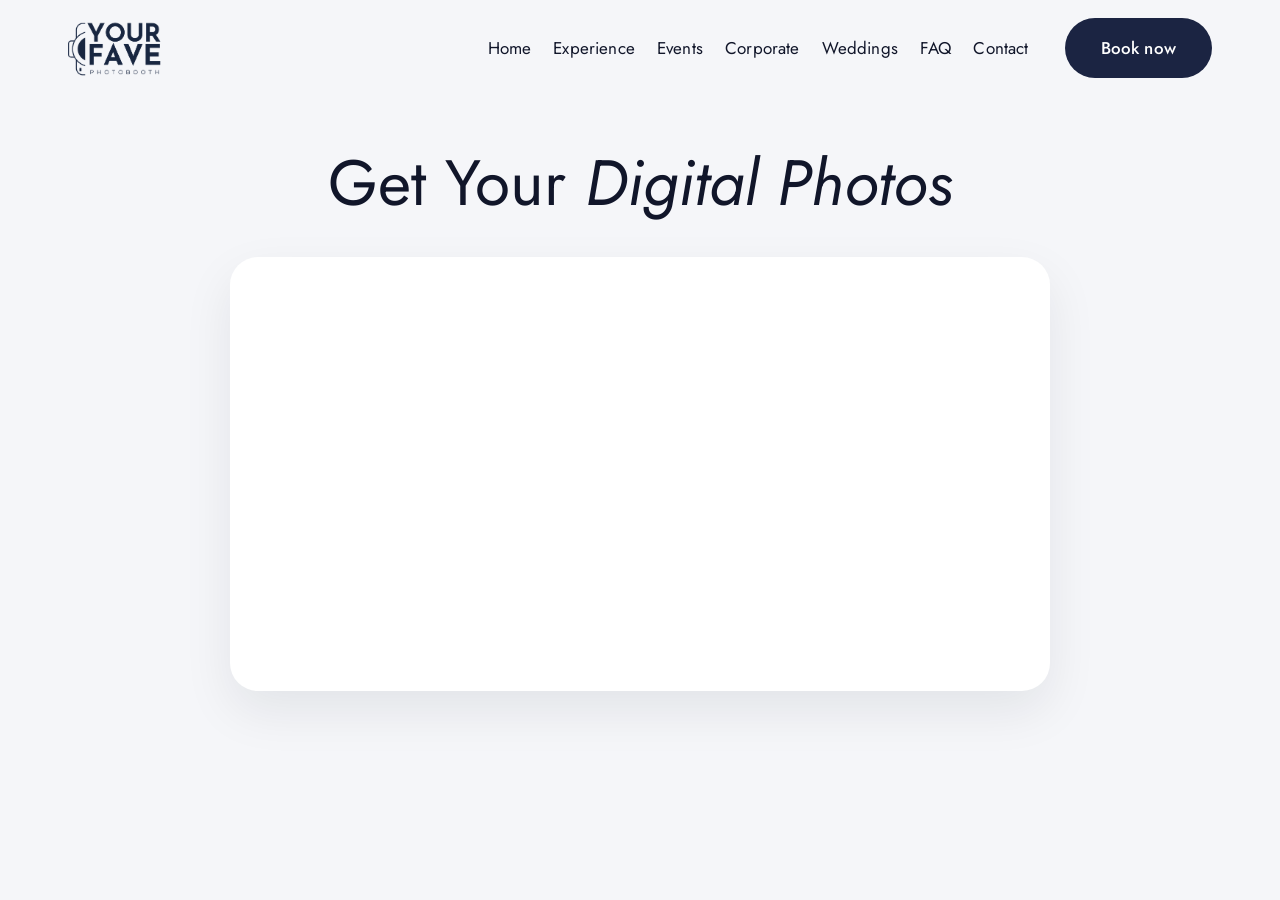
<file: dp/index.html>
<!doctype html>
<html lang="en-US">
<head>
<meta charset="utf-8">
<meta name="viewport" content="width=device-width, initial-scale=1">
<!-- Google tag (gtag.js) -->
<script async src="https://www.googletagmanager.com/gtag/js?id=G-7J32PH1851"></script>
<script>
  window.dataLayer = window.dataLayer || [];
  function gtag(){dataLayer.push(arguments);}
  gtag('js', new Date());

  gtag('config', 'G-7J32PH1851');
  
</script>
<title>Get Your Digital Photos | Your Fave Photobooth</title>
<meta name="description" content="Enter your name and email to receive your digital photos from Your Fave Photobooth.">
<meta name="robots" content="noindex, follow">
<meta property="og:type" content="website">
<meta property="og:site_name" content="Your Fave Photobooth">
<meta property="og:title" content="Get Your Digital Photos | Your Fave Photobooth">
<meta property="og:description" content="Enter your name and email to receive your digital photos from Your Fave Photobooth.">
<meta property="og:url" content="https://yourfavephotobooth.com/dp/">
<meta property="og:image" content="https://yourfavephotobooth.com/assets/photos/portrait.jpg">
<link rel="icon" href="/assets/logo-blue.png">
<link rel="preconnect" href="https://fonts.googleapis.com">
<link rel="preconnect" href="https://fonts.gstatic.com" crossorigin>
<link rel="stylesheet" href="https://fonts.googleapis.com/css2?family=Jost:ital,wght@0,300;0,400;0,500;0,600;1,300;1,400;1,500&amp;display=swap">
<script>(function(d){d.classList.add('js');try{if(sessionStorage.getItem('yfp:enter')&&!matchMedia('(prefers-reduced-motion: reduce)').matches)d.classList.add('entering')}catch(e){}})(document.documentElement)</script>
<link rel="stylesheet" href="/css/v3.css?v=64">
<script src="/js/v3.js?v=57" defer></script>
</head>
<body>
<div class="wipe" aria-hidden="true"><img src="/assets/logo-white.png" alt=""></div>
<header class="hdr">
 <div class="wrap hdr__in">
  <a href="/" aria-label="Your Fave Photobooth home"><img src="/assets/logo-blue.png" alt="Your Fave Photobooth"></a>
  <nav class="hdr__links" aria-label="Pages"><a href="/">Home</a><a href="/photobooths/">Experience</a><a href="/events/">Events</a><a href="/corporate/">Corporate</a><a href="/weddings/">Weddings</a><a href="/faq/">FAQ</a><a href="/contact/">Contact</a></nav>
  <div class="hdr__r">
   <a class="pill pill--navy" href="/contact/">Book now</a>
   <button class="menu-btn" type="button" aria-expanded="false" aria-controls="menu" aria-label="Open menu"><i class="menu-btn__ic" aria-hidden="true"><b></b><b></b></i></button>
  </div>
 </div>
</header>
<nav class="menu" id="menu" aria-label="Main">
<img class="menu__bg" src="/assets/photos/hd/home-cover.jpg" alt="">
 <div class="menu__top"><img src="/assets/logo-white.png" alt="Your Fave Photobooth"><button class="menu__x" type="button" aria-label="Close menu">✕</button></div>
 <nav class="menu__links" aria-label="Pages"><a href="/">Home</a><a href="/photobooths/">Experience</a><a href="/events/">Events</a><a href="/corporate/">Corporate</a><a href="/weddings/">Weddings</a><a href="/faq/">FAQ</a><a href="/contact/">Contact</a></nav>
 <div class="menu__social"><a href="https://www.instagram.com/YOURFAVEPHOTOBOOTH" target="_blank" rel="noopener"><svg viewBox="0 0 24 24" width="18" height="18" fill="none" stroke="currentColor" stroke-width="1.6" aria-hidden="true"><rect x="3" y="3" width="18" height="18" rx="5"/><circle cx="12" cy="12" r="4"/><circle cx="17.5" cy="6.5" r=".9" fill="currentColor" stroke="none"/></svg>Instagram</a></div>
 <div class="menu__foot"><span>Maryland</span><span>Washington, DC</span><span>Virginia</span></div>
</nav>
<main>
<section class="wrap ty" style="padding-top:150px"><h1 class="reveal">Get Your <em>Digital Photos</em></h1><div class="form reveal" style="margin-top:40px"><iframe src="https://api.leadconnectorhq.com/widget/form/AfVf4OaJUumOB8Kzcc2G" style="height:434px" title="Event Photo Request Form"></iframe></div></section>
</main>
</body>
</html>
</file>
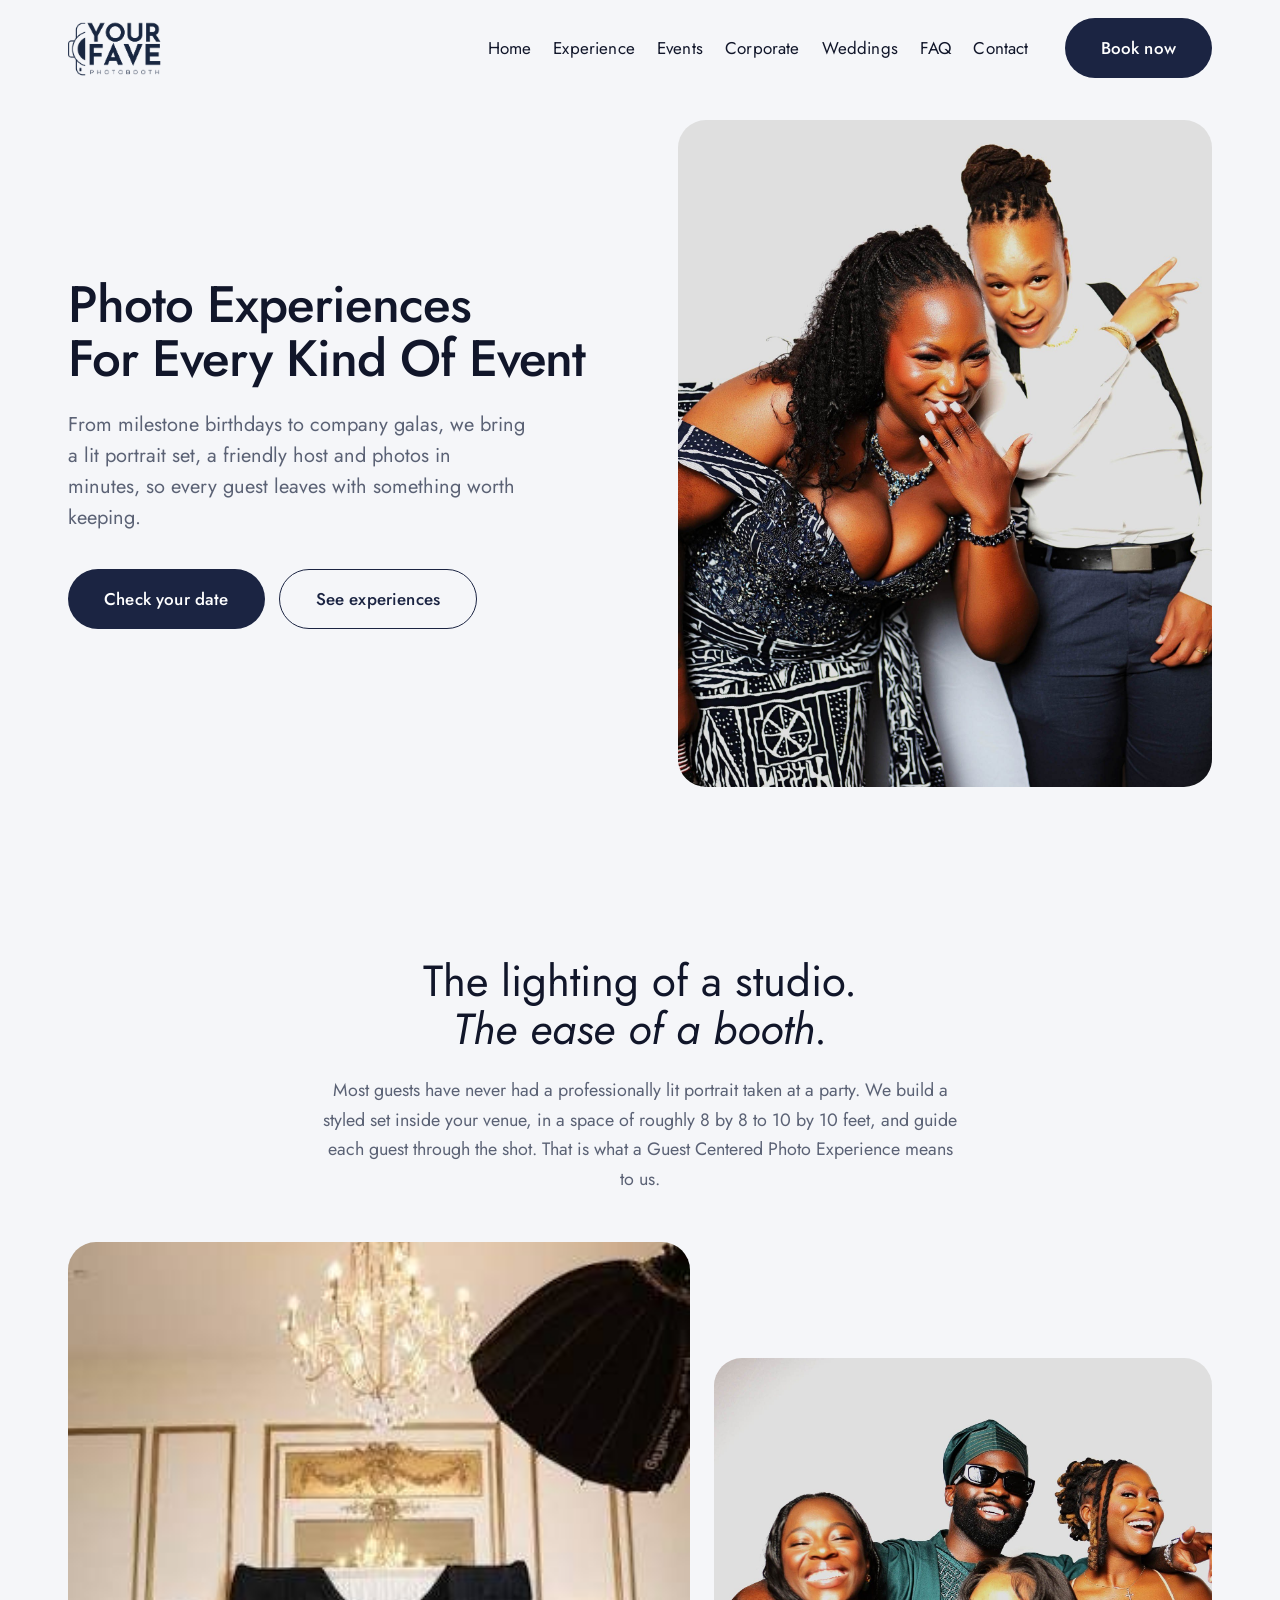
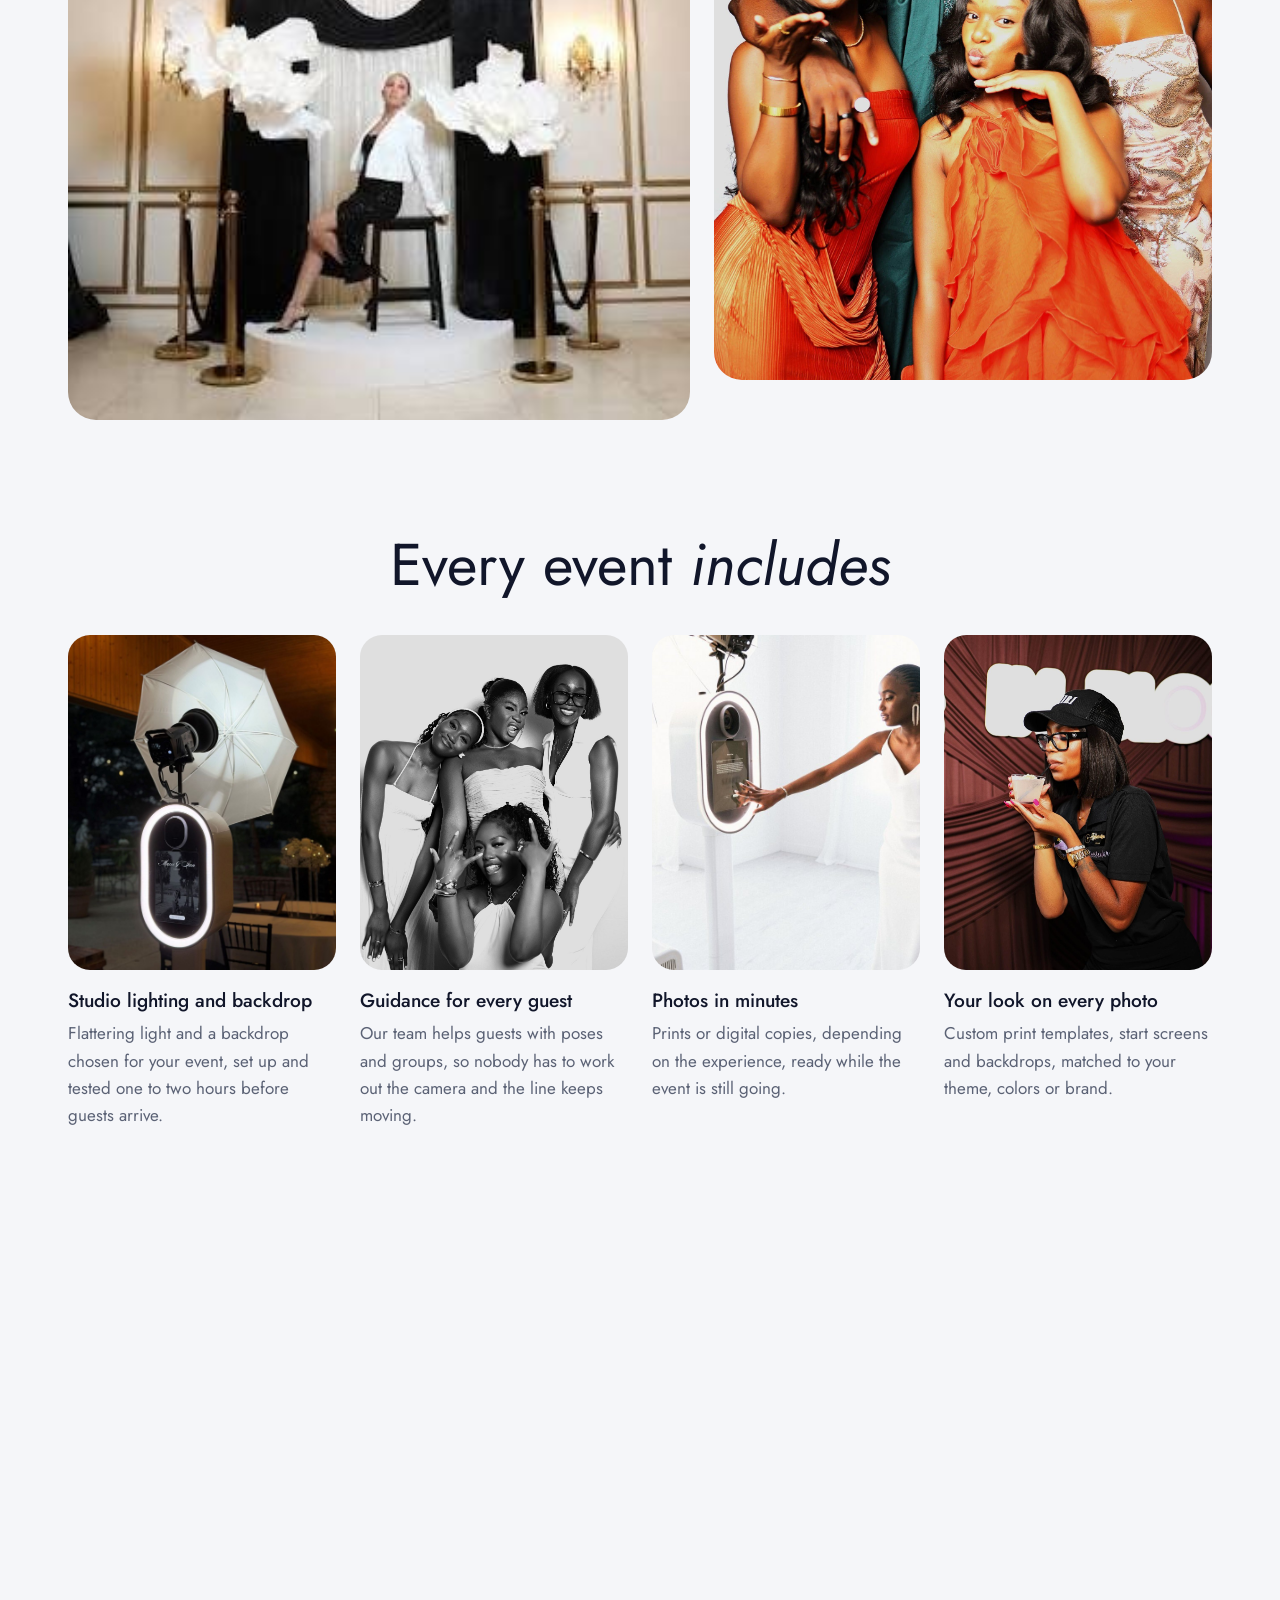
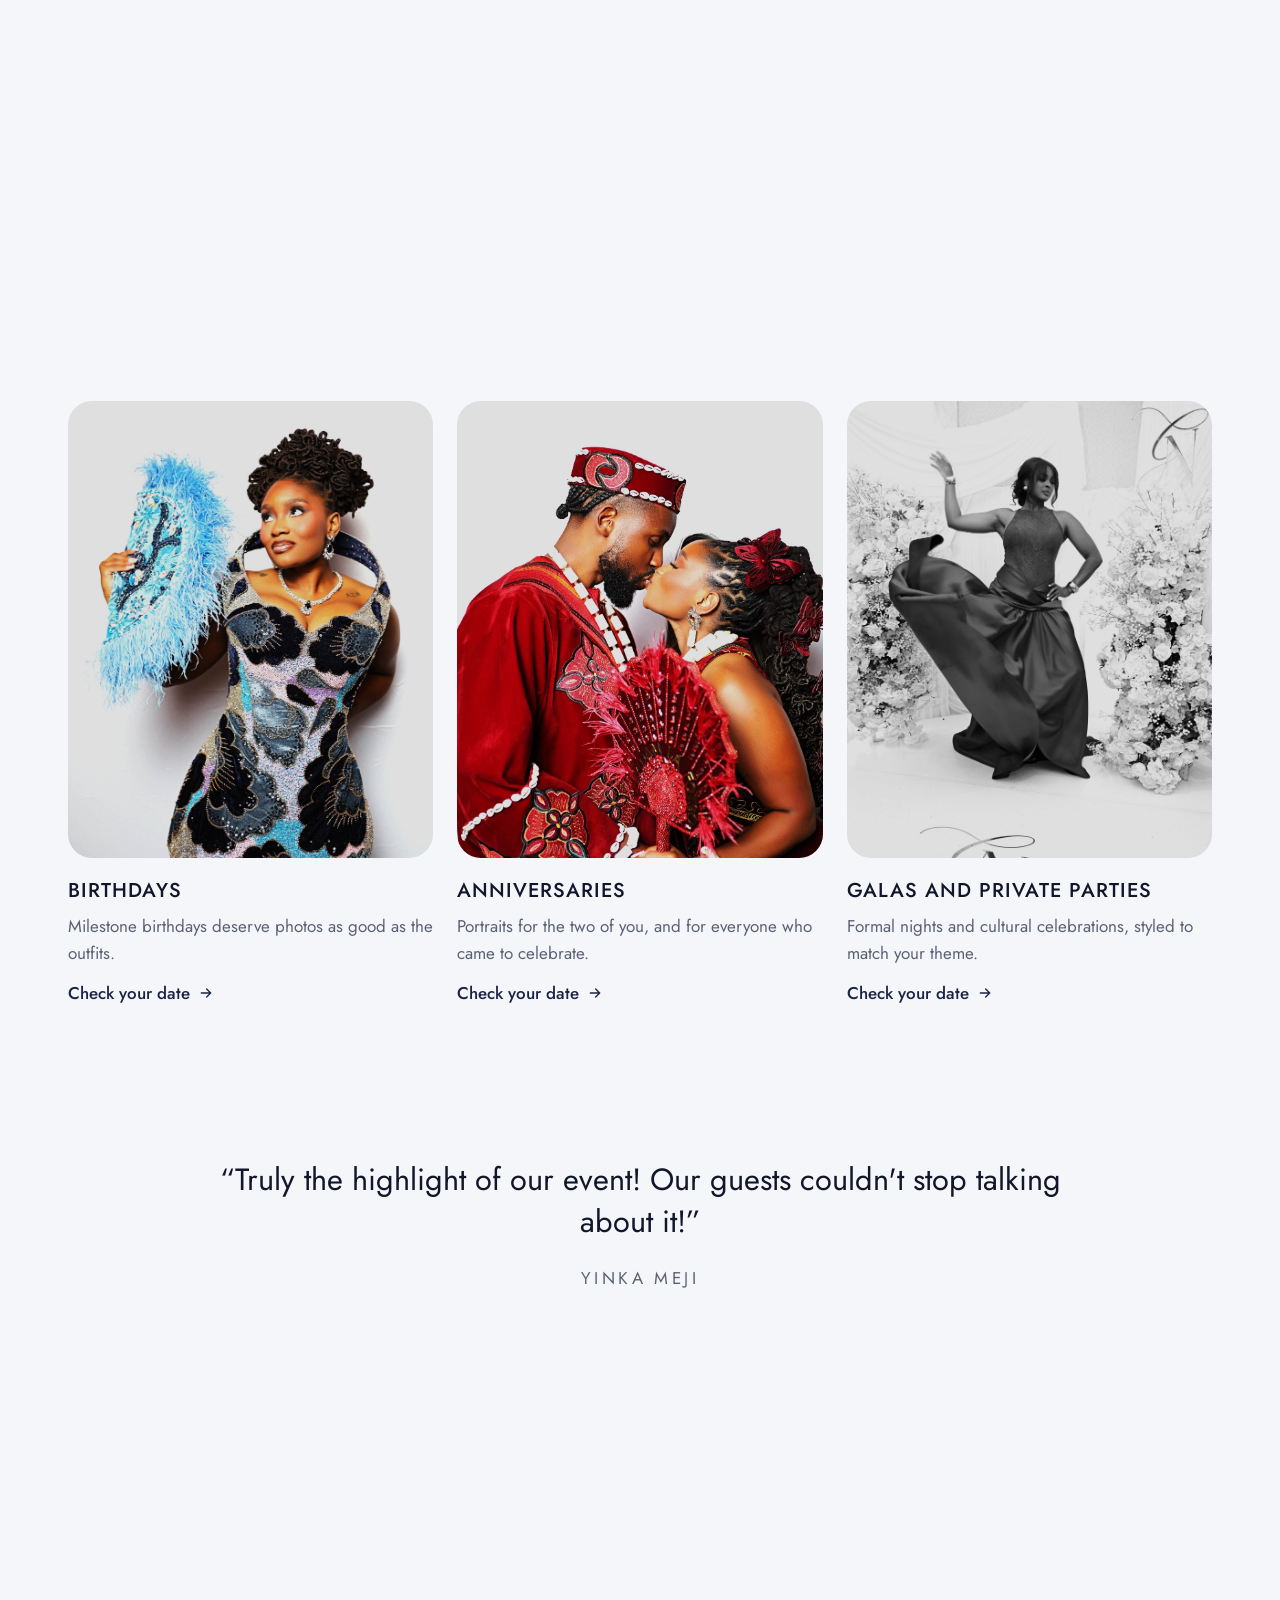
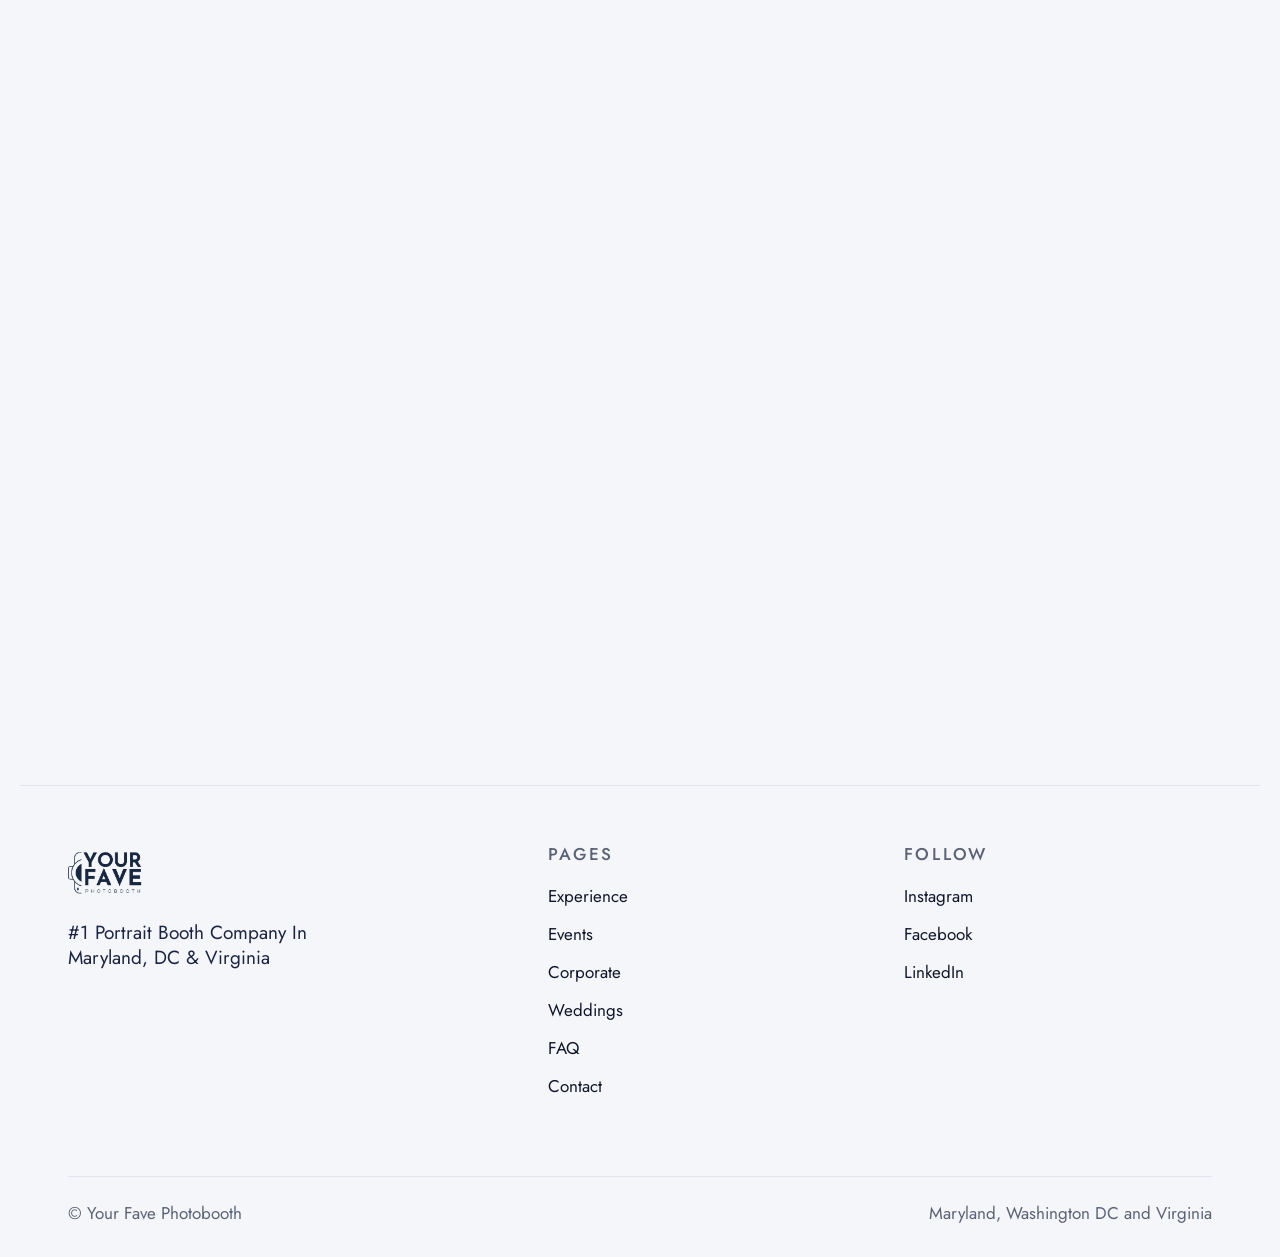
<file: events/index.html>
<!doctype html>
<html lang="en-US">
<head>
<meta charset="utf-8">
<meta name="viewport" content="width=device-width, initial-scale=1">
<!-- Google tag (gtag.js) -->
<script async src="https://www.googletagmanager.com/gtag/js?id=G-7J32PH1851"></script>
<script>
  window.dataLayer = window.dataLayer || [];
  function gtag(){dataLayer.push(arguments);}
  gtag('js', new Date());

  gtag('config', 'G-7J32PH1851');
  
</script>
<title>Event Photo Experiences: Corporate, Birthdays, Galas | Your Fave Photobooth</title>
<meta name="description" content="Portrait and DSLR photo experiences for corporate events, birthdays, anniversaries, galas and private parties in Maryland, Washington DC and Virginia. Studio lighting, a host and photos in minutes.">
<meta name="robots" content="index, follow, max-image-preview:large"><link rel="canonical" href="https://yourfavephotobooth.com/events/">
<meta property="og:type" content="website">
<meta property="og:site_name" content="Your Fave Photobooth">
<meta property="og:title" content="Event Photo Experiences: Corporate, Birthdays, Galas | Your Fave Photobooth">
<meta property="og:description" content="Portrait and DSLR photo experiences for corporate events, birthdays, anniversaries, galas and private parties in Maryland, Washington DC and Virginia. Studio lighting, a host and photos in minutes.">
<meta property="og:url" content="https://yourfavephotobooth.com/events/">
<meta property="og:image" content="https://yourfavephotobooth.com/assets/photos/portrait.jpg">
<link rel="icon" href="/assets/logo-blue.png">
<link rel="preconnect" href="https://fonts.googleapis.com">
<link rel="preconnect" href="https://fonts.gstatic.com" crossorigin>
<link rel="stylesheet" href="https://fonts.googleapis.com/css2?family=Jost:ital,wght@0,300;0,400;0,500;0,600;1,300;1,400;1,500&amp;display=swap">
<script>(function(d){d.classList.add('js');try{if(sessionStorage.getItem('yfp:enter')&&!matchMedia('(prefers-reduced-motion: reduce)').matches)d.classList.add('entering')}catch(e){}})(document.documentElement)</script>
<link rel="stylesheet" href="/css/v3.css?v=64">
<script src="/js/v3.js?v=57" defer></script>
</head>
<body>
<div class="wipe" aria-hidden="true"><img src="/assets/logo-white.png" alt=""></div>
<header class="hdr">
 <div class="wrap hdr__in">
  <a href="/" aria-label="Your Fave Photobooth home"><img src="/assets/logo-blue.png" alt="Your Fave Photobooth"></a>
  <nav class="hdr__links" aria-label="Pages"><a href="/">Home</a><a href="/photobooths/">Experience</a><a href="/events/">Events</a><a href="/corporate/">Corporate</a><a href="/weddings/">Weddings</a><a href="/faq/">FAQ</a><a href="/contact/">Contact</a></nav>
  <div class="hdr__r">
   <a class="pill pill--navy" href="/contact/">Book now</a>
   <button class="menu-btn" type="button" aria-expanded="false" aria-controls="menu" aria-label="Open menu"><i class="menu-btn__ic" aria-hidden="true"><b></b><b></b></i></button>
  </div>
 </div>
</header>
<nav class="menu" id="menu" aria-label="Main">
<img class="menu__bg" src="/assets/photos/hd/home-cover.jpg" alt="">
 <div class="menu__top"><img src="/assets/logo-white.png" alt="Your Fave Photobooth"><button class="menu__x" type="button" aria-label="Close menu">✕</button></div>
 <nav class="menu__links" aria-label="Pages"><a href="/">Home</a><a href="/photobooths/">Experience</a><a href="/events/">Events</a><a href="/corporate/">Corporate</a><a href="/weddings/">Weddings</a><a href="/faq/">FAQ</a><a href="/contact/">Contact</a></nav>
 <div class="menu__social"><a href="https://www.instagram.com/YOURFAVEPHOTOBOOTH" target="_blank" rel="noopener"><svg viewBox="0 0 24 24" width="18" height="18" fill="none" stroke="currentColor" stroke-width="1.6" aria-hidden="true"><rect x="3" y="3" width="18" height="18" rx="5"/><circle cx="12" cy="12" r="4"/><circle cx="17.5" cy="6.5" r=".9" fill="currentColor" stroke="none"/></svg>Instagram</a></div>
 <div class="menu__foot"><span>Maryland</span><span>Washington, DC</span><span>Virginia</span></div>
</nav>
<main>
<section class="wrap pg">
 <div class="pg__hero">
  <div><h1 class="reveal">Photo Experiences <em>For Every Kind Of Event</em></h1><p class="reveal">From milestone birthdays to company galas, we bring a lit portrait set, a friendly host and photos in minutes, so every guest leaves with something worth keeping.</p><div class="hero__btns reveal"><a class="pill pill--navy" href="/contact/">Check your date</a><a class="pill pill--line" href="/photobooths/">See experiences</a></div></div>
  <div class="pg__ph reveal" data-cursor="View"><img src="/assets/photos/hd/women.jpg" alt="Two guests laughing together at a Photo Experience" style=""></div>
 </div>
</section><section class="wrap intro"><h2 class="intro__t reveal">The lighting of a studio. <em>The ease of a booth.</em></h2><p class="intro__p reveal">Most guests have never had a professionally lit portrait taken at a party. We build a styled set inside your venue, in a space of roughly 8 by 8 to 10 by 10 feet, and guide each guest through the shot. That is what a Guest Centered Photo Experience means to us.</p></section><section class="wrap pair"><div class="pair__a reveal"><img src="/assets/photos/hd/hero2.jpg" alt="A portrait set in a ballroom with a backdrop, lights and gold stanchions" loading="lazy"></div><div class="pair__b reveal"><img src="/assets/photos/hd/portrait.jpg" alt="A group of guests in bright outfits posing together at a Photo Experience" loading="lazy"></div></section><section class="wrap sec"><h2 class="sec__h reveal">Every event <em>includes</em></h2><div class="incl incl--4"><article class="incl__c reveal"><div class="incl__ph"><img src="/assets/photos/dslr.jpg" alt="A booth with a ring light and an umbrella light at an evening event" loading="lazy"></div><h3>Studio lighting and backdrop</h3><p>Flattering light and a backdrop chosen for your event, set up and tested one to two hours before guests arrive.</p></article><article class="incl__c reveal"><div class="incl__ph"><img src="/assets/photos/wedding-lg.jpg" alt="Four guests posing close together in black and white" loading="lazy"></div><h3>Guidance for every guest</h3><p>Our team helps guests with poses and groups, so nobody has to work out the camera and the line keeps moving.</p></article><article class="incl__c reveal"><div class="incl__ph"><img src="/assets/photos/umbrella.jpg" alt="A guest reaching toward the screen of a white booth" loading="lazy"></div><h3>Photos in minutes</h3><p>Prints or digital copies, depending on the experience, ready while the event is still going.</p></article><article class="incl__c reveal"><div class="incl__ph"><img src="/assets/photos/corporate.jpg" alt="A guest in a cap holding a drink in front of a branded backdrop" loading="lazy"></div><h3>Your look on every photo</h3><p>Custom print templates, start screens and backdrops, matched to your theme, colors or brand.</p></article></div></section><section class="wrap sec"><h2 class="sec__h reveal">Events <em>we cover</em></h2><div class="types"><a class="types__c reveal" href="/corporate/"><div class="types__ph"><img src="/assets/photos/corporate-guest.webp" alt="A guest in a rust dress posing at a branded backdrop" loading="lazy"></div><h3>Corporate events</h3><p>Holiday parties, conferences and client nights, with your branding on every photo.</p><span class="types__go">Learn more <svg viewBox="0 0 24 24" fill="none" stroke="currentColor" stroke-width="2" stroke-linecap="round" aria-hidden="true"><path d="M5 12h14M13 6l6 6-6 6"/></svg></span></a><a class="types__c reveal" href="/weddings/"><div class="types__ph"><img src="/assets/photos/couple-bw.jpg" alt="A couple posing together in black and white" loading="lazy"></div><h3>Weddings</h3><p>A portrait station guests visit between the toasts and the dance floor.</p><span class="types__go">Learn more <svg viewBox="0 0 24 24" fill="none" stroke="currentColor" stroke-width="2" stroke-linecap="round" aria-hidden="true"><path d="M5 12h14M13 6l6 6-6 6"/></svg></span></a><a class="types__c reveal" href="/corporate/"><div class="types__ph"><img src="/assets/photos/booth-red.jpg" alt="A guest posing with a treat in front of a branded backdrop" loading="lazy"></div><h3>Brand activations</h3><p>Branded booths and instant sharing that put your launch in front of more people.</p><span class="types__go">Learn more <svg viewBox="0 0 24 24" fill="none" stroke="currentColor" stroke-width="2" stroke-linecap="round" aria-hidden="true"><path d="M5 12h14M13 6l6 6-6 6"/></svg></span></a><a class="types__c reveal" href="/contact/"><div class="types__ph"><img src="/assets/photos/hd/hero3.jpg" alt="A guest posing with a blue feather fan" loading="lazy"></div><h3>Birthdays</h3><p>Milestone birthdays deserve photos as good as the outfits.</p><span class="types__go">Check your date <svg viewBox="0 0 24 24" fill="none" stroke="currentColor" stroke-width="2" stroke-linecap="round" aria-hidden="true"><path d="M5 12h14M13 6l6 6-6 6"/></svg></span></a><a class="types__c reveal" href="/contact/"><div class="types__ph"><img src="/assets/photos/anniversary.jpg" alt="A couple in red traditional attire sharing a kiss" loading="lazy"></div><h3>Anniversaries</h3><p>Portraits for the two of you, and for everyone who came to celebrate.</p><span class="types__go">Check your date <svg viewBox="0 0 24 24" fill="none" stroke="currentColor" stroke-width="2" stroke-linecap="round" aria-hidden="true"><path d="M5 12h14M13 6l6 6-6 6"/></svg></span></a><a class="types__c reveal" href="/contact/"><div class="types__ph"><img src="/assets/photos/hd/hero1.jpg" alt="A guest in a flowing gown posing among white flowers in black and white" loading="lazy"></div><h3>Galas and private parties</h3><p>Formal nights and cultural celebrations, styled to match your theme.</p><span class="types__go">Check your date <svg viewBox="0 0 24 24" fill="none" stroke="currentColor" stroke-width="2" stroke-linecap="round" aria-hidden="true"><path d="M5 12h14M13 6l6 6-6 6"/></svg></span></a></div></section><section class="wrap quote reveal"><blockquote><p>“Truly the highlight of our event! Our guests couldn't stop talking about it!”</p><footer>Yinka Meji</footer></blockquote></section><section class="wrap sec"><h2 class="sec__h reveal">Event <em>questions</em></h2><div class="acc"><div class="acc__item reveal"><button class="acc__q" type="button" aria-expanded="false"><span>What types of events do you provide Photo Experiences for?</span><i>+</i></button><div class="acc__a" hidden>We provide luxury Photo Experiences for weddings, corporate events, brand activations, galas, private parties, birthdays, and more. Based in the DMV, we proudly serve Washington, DC, Maryland, Virginia, and destination events.</div></div><div class="acc__item reveal"><button class="acc__q" type="button" aria-expanded="false"><span>How much space do you need?</span><i>+</i></button><div class="acc__a" hidden>Our premium backdrops typically require an 8′ × 8′ to 10′ × 10′ setup area with at least 8–10 feet of overhead clearance. This gives guests enough room to pose naturally while ensuring the best photo quality. Larger custom backdrops or installations may require additional space.</div></div><div class="acc__item reveal"><button class="acc__q" type="button" aria-expanded="false"><span>Where is the best place to set up a Photo Experience?</span><i>+</i></button><div class="acc__a" hidden>For the best experience, place the booth in a high-traffic area, such as near the bar, dance floor, or main guest pathway. A visible location encourages more participation and keeps the booth busy throughout your event.</div></div><div class="acc__item reveal"><button class="acc__q" type="button" aria-expanded="false"><span>Can your Photo Experience be set up outdoors?</span><i>+</i></button><div class="acc__a" hidden>Yes! Our Photo Experiences can be set up outdoors with overhead coverage, a level surface, and access to a standard power outlet. All outdoor setups are approved based on venue conditions and weather to ensure the best guest experience and protect our equipment.</div></div></div><p class="faqs__more reveal"><a href="/faq/">See all questions <svg viewBox="0 0 24 24" fill="none" stroke="currentColor" stroke-width="2" stroke-linecap="round" aria-hidden="true"><path d="M5 12h14M13 6l6 6-6 6"/></svg></a></p></section><section class="wrap cta"><h2 class="reveal">Event not listed? <em>Tell us about it.</em></h2><a class="pill pill--navy reveal" href="/contact/">Get in touch</a></section>
</main>
<footer class="wrap ft">
 <div class="ft__top">
  <div class="ft__brand"><img src="/assets/logo-blue.png" alt="Your Fave Photobooth"><p class="ft__tag">#1 Portrait Booth Company In Maryland, DC &amp; Virginia</p></div>
  <div><h4>Pages</h4><a href="/photobooths/">Experience</a><a href="/events/">Events</a><a href="/corporate/">Corporate</a><a href="/weddings/">Weddings</a><a href="/faq/">FAQ</a><a href="/contact/">Contact</a></div>
  <div><h4>Follow</h4><a href="https://www.instagram.com/YOURFAVEPHOTOBOOTH" target="_blank" rel="noopener">Instagram</a><a href="#">Facebook</a><a href="#">LinkedIn</a></div>
 </div>
 <div class="ft__bot"><span>© Your Fave Photobooth</span><span>Maryland, Washington DC and Virginia</span></div>
</footer>
</body>
</html>
</file>
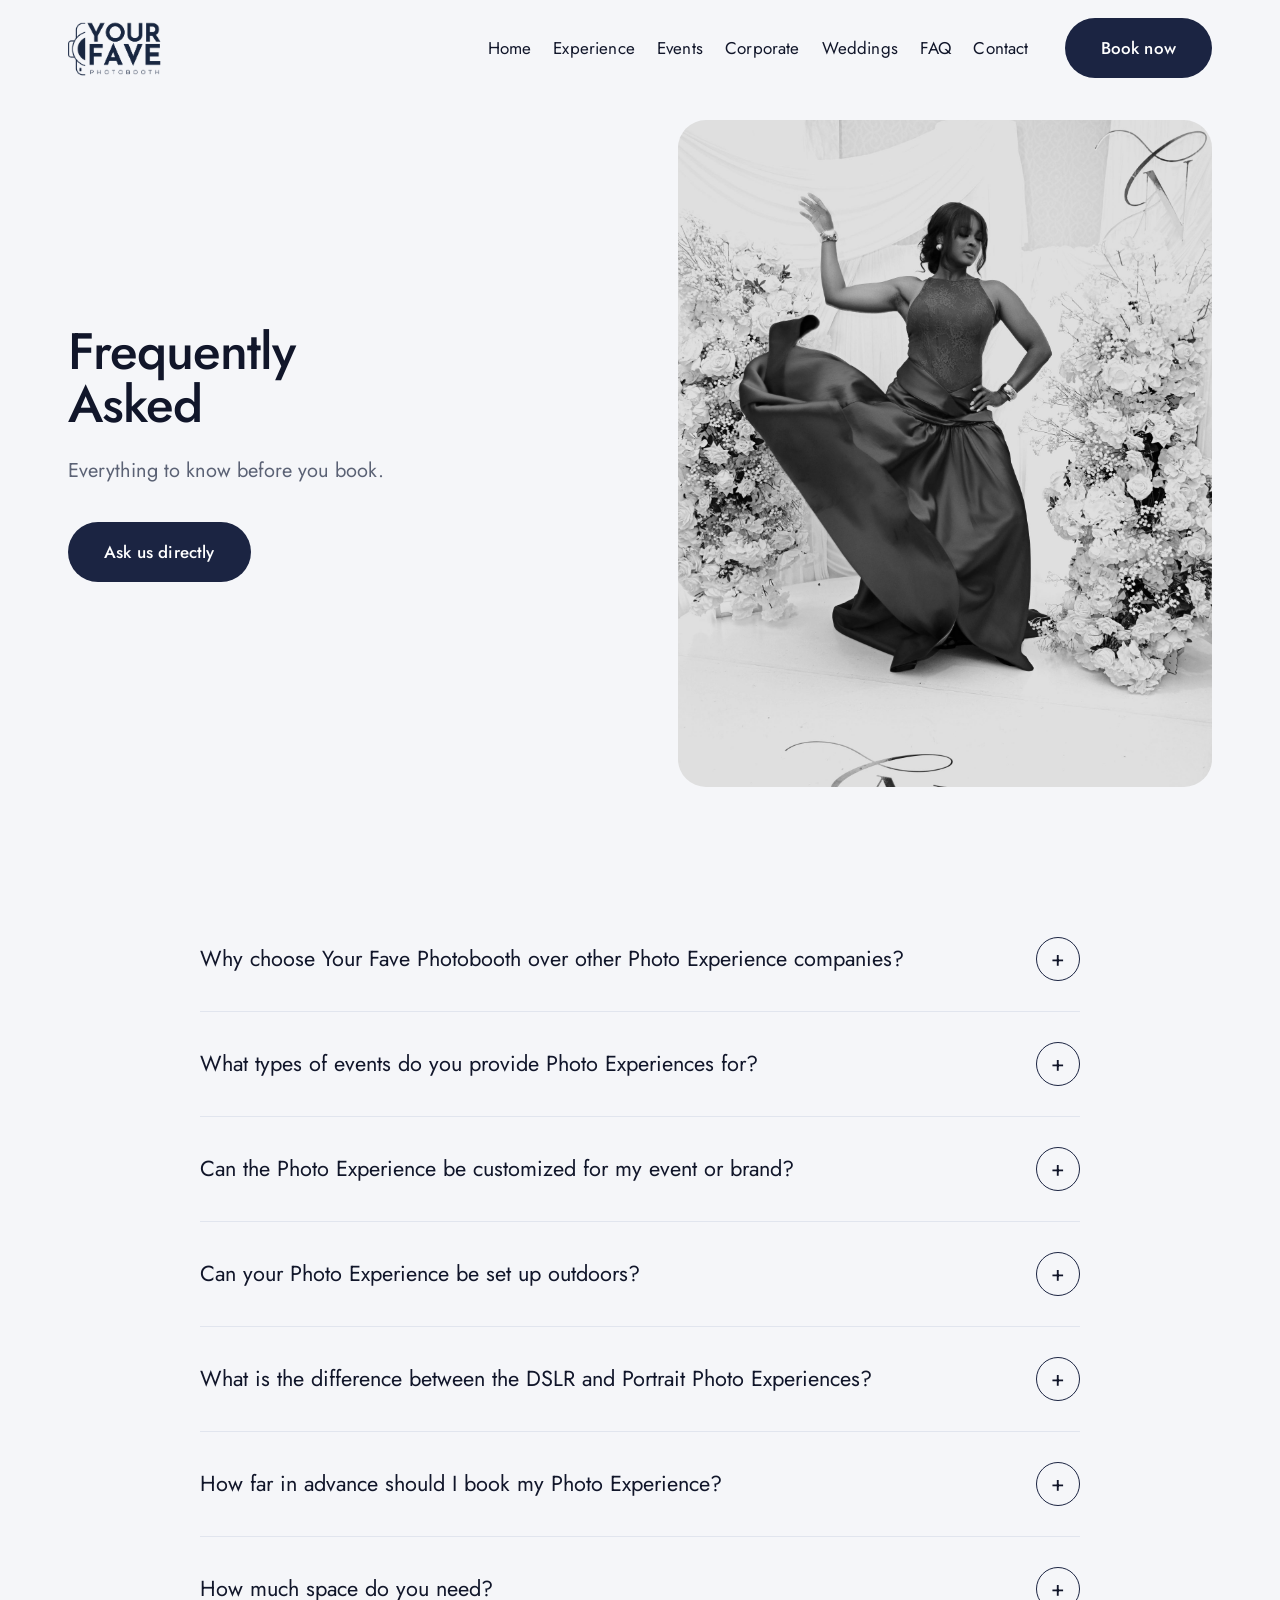
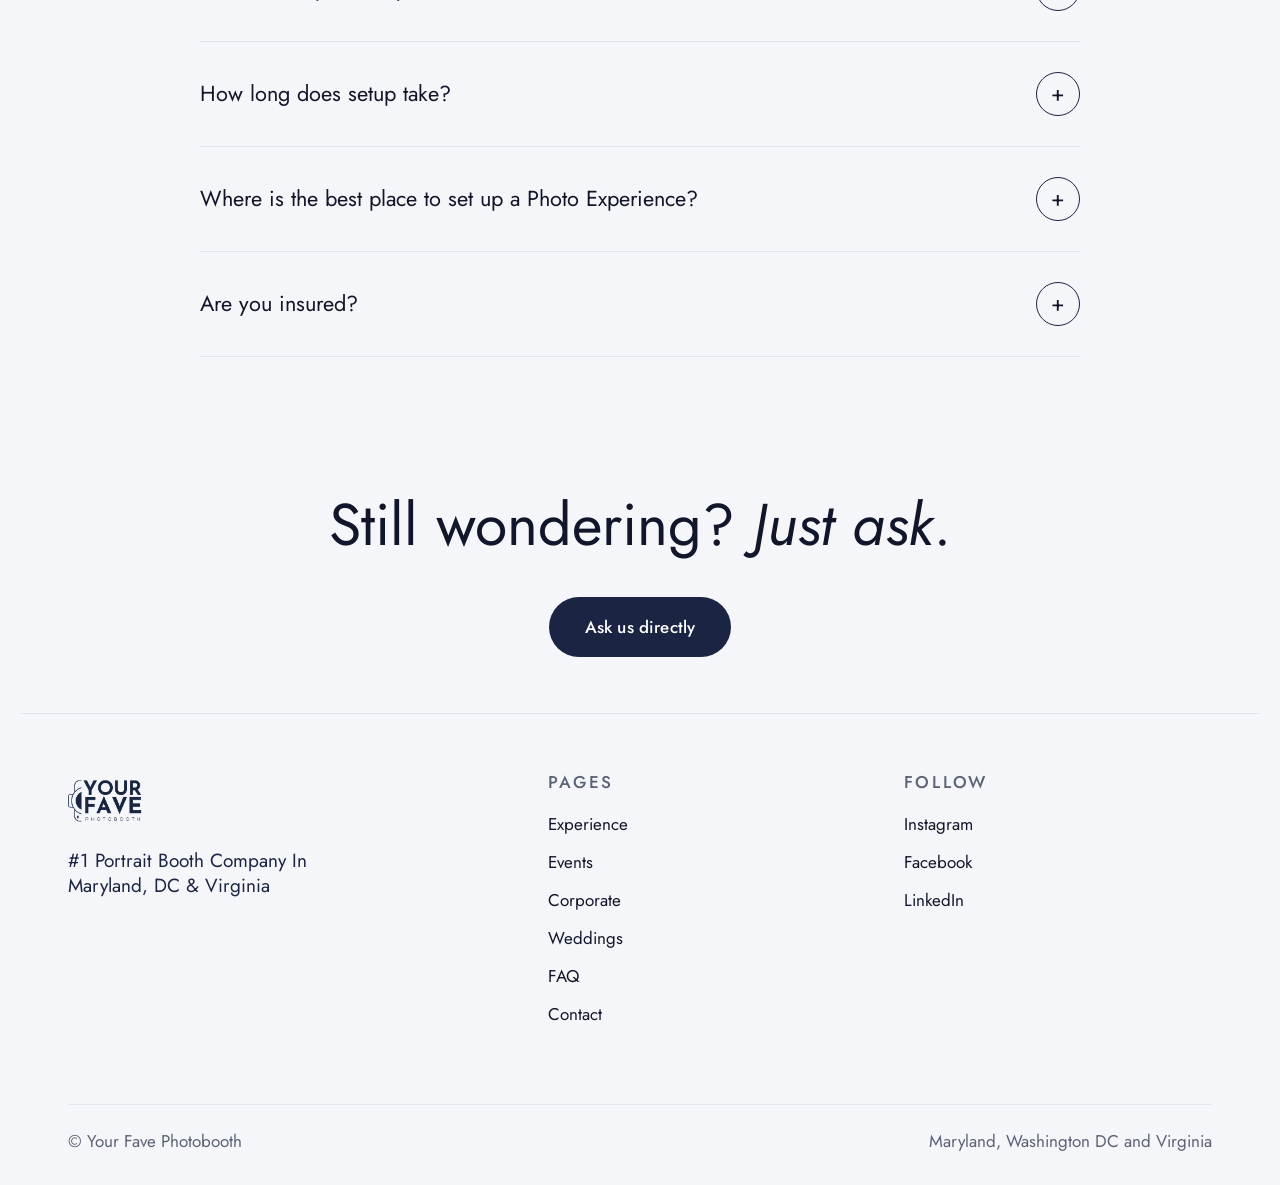
<file: faq/index.html>
<!doctype html>
<html lang="en-US">
<head>
<meta charset="utf-8">
<meta name="viewport" content="width=device-width, initial-scale=1">
<!-- Google tag (gtag.js) -->
<script async src="https://www.googletagmanager.com/gtag/js?id=G-7J32PH1851"></script>
<script>
  window.dataLayer = window.dataLayer || [];
  function gtag(){dataLayer.push(arguments);}
  gtag('js', new Date());

  gtag('config', 'G-7J32PH1851');
  
</script>
<title>Photo Experience FAQs &amp; Guide | Your Fave Photobooth</title>
<meta name="description" content="Answers to common Photo Experience questions: customization, space, setup time, outdoor events, Portrait vs DSLR booths and booking lead time.">
<meta name="robots" content="index, follow, max-image-preview:large"><link rel="canonical" href="https://yourfavephotobooth.com/faq/">
<meta property="og:type" content="website">
<meta property="og:site_name" content="Your Fave Photobooth">
<meta property="og:title" content="Photo Experience FAQs &amp; Guide | Your Fave Photobooth">
<meta property="og:description" content="Answers to common Photo Experience questions: customization, space, setup time, outdoor events, Portrait vs DSLR booths and booking lead time.">
<meta property="og:url" content="https://yourfavephotobooth.com/faq/">
<meta property="og:image" content="https://yourfavephotobooth.com/assets/photos/portrait.jpg">
<link rel="icon" href="/assets/logo-blue.png">
<link rel="preconnect" href="https://fonts.googleapis.com">
<link rel="preconnect" href="https://fonts.gstatic.com" crossorigin>
<link rel="stylesheet" href="https://fonts.googleapis.com/css2?family=Jost:ital,wght@0,300;0,400;0,500;0,600;1,300;1,400;1,500&amp;display=swap">
<script>(function(d){d.classList.add('js');try{if(sessionStorage.getItem('yfp:enter')&&!matchMedia('(prefers-reduced-motion: reduce)').matches)d.classList.add('entering')}catch(e){}})(document.documentElement)</script>
<link rel="stylesheet" href="/css/v3.css?v=64">
<script src="/js/v3.js?v=57" defer></script>
</head>
<body>
<div class="wipe" aria-hidden="true"><img src="/assets/logo-white.png" alt=""></div>
<header class="hdr">
 <div class="wrap hdr__in">
  <a href="/" aria-label="Your Fave Photobooth home"><img src="/assets/logo-blue.png" alt="Your Fave Photobooth"></a>
  <nav class="hdr__links" aria-label="Pages"><a href="/">Home</a><a href="/photobooths/">Experience</a><a href="/events/">Events</a><a href="/corporate/">Corporate</a><a href="/weddings/">Weddings</a><a href="/faq/">FAQ</a><a href="/contact/">Contact</a></nav>
  <div class="hdr__r">
   <a class="pill pill--navy" href="/contact/">Book now</a>
   <button class="menu-btn" type="button" aria-expanded="false" aria-controls="menu" aria-label="Open menu"><i class="menu-btn__ic" aria-hidden="true"><b></b><b></b></i></button>
  </div>
 </div>
</header>
<nav class="menu" id="menu" aria-label="Main">
<img class="menu__bg" src="/assets/photos/hd/home-cover.jpg" alt="">
 <div class="menu__top"><img src="/assets/logo-white.png" alt="Your Fave Photobooth"><button class="menu__x" type="button" aria-label="Close menu">✕</button></div>
 <nav class="menu__links" aria-label="Pages"><a href="/">Home</a><a href="/photobooths/">Experience</a><a href="/events/">Events</a><a href="/corporate/">Corporate</a><a href="/weddings/">Weddings</a><a href="/faq/">FAQ</a><a href="/contact/">Contact</a></nav>
 <div class="menu__social"><a href="https://www.instagram.com/YOURFAVEPHOTOBOOTH" target="_blank" rel="noopener"><svg viewBox="0 0 24 24" width="18" height="18" fill="none" stroke="currentColor" stroke-width="1.6" aria-hidden="true"><rect x="3" y="3" width="18" height="18" rx="5"/><circle cx="12" cy="12" r="4"/><circle cx="17.5" cy="6.5" r=".9" fill="currentColor" stroke="none"/></svg>Instagram</a></div>
 <div class="menu__foot"><span>Maryland</span><span>Washington, DC</span><span>Virginia</span></div>
</nav>
<main>
<section class="wrap pg">
 <div class="pg__hero">
  <div><h1 class="reveal">Frequently <em>Asked</em></h1><p class="reveal">Everything to know before you book.</p><div class="hero__btns reveal"><a class="pill pill--navy" href="/contact/">Ask us directly</a></div></div>
  <div class="pg__ph reveal" data-cursor="View"><img src="/assets/photos/hd/hero1.jpg" alt="Black and white portrait at the Photo Experience" style=""></div>
 </div>
</section>
<section class="wrap sec" style="padding-top:40px"><div class="acc">
  <div class="acc__item reveal"><button class="acc__q" type="button" aria-expanded="false"><span>Why choose Your Fave Photobooth over other Photo Experience companies?</span><i>+</i></button><div class="acc__a" hidden>We know your event isn't “just another booking.” It's a day you've invested time, energy, and countless details into. That's why we prioritize vision, result, preparation, reliability, and a seamless experience from start to finish.

When you book with Your Fave Photobooth, you're choosing a team that treats your event with the same care and attention as if it were our own.</div></div>
  <div class="acc__item reveal"><button class="acc__q" type="button" aria-expanded="false"><span>What types of events do you provide Photo Experiences for?</span><i>+</i></button><div class="acc__a" hidden>We provide luxury Photo Experiences for weddings, corporate events, brand activations, galas, private parties, birthdays, and more. Based in the DMV, we proudly serve Washington, DC, Maryland, Virginia, and destination events.</div></div>
  <div class="acc__item reveal"><button class="acc__q" type="button" aria-expanded="false"><span>Can the Photo Experience be customized for my event or brand?</span><i>+</i></button><div class="acc__a" hidden>Absolutely! We offer a variety of customization options, including branded booth shell, backdrop, photo print, start screens, color scheme, and a lot more.

Whatever your event type, we'll tailor the experience to match your vision.</div></div>
  <div class="acc__item reveal"><button class="acc__q" type="button" aria-expanded="false"><span>Can your Photo Experience be set up outdoors?</span><i>+</i></button><div class="acc__a" hidden>Yes! Our Photo Experiences can be set up outdoors with overhead coverage, a level surface, and access to a standard power outlet. All outdoor setups are approved based on venue conditions and weather to ensure the best guest experience and protect our equipment.</div></div>
  <div class="acc__item reveal"><button class="acc__q" type="button" aria-expanded="false"><span>What is the difference between the DSLR and Portrait Photo Experiences?</span><i>+</i></button><div class="acc__a" hidden>Our Classic DSLR Photo Experience is a self-service experience with instant digital photos and professional image quality. On-site attendance can be requested for this product, but may not be necessary depending on your type of event.

Our Portrait Photo Experience includes a professional photographer who captures studio-quality portraits and provides beautifully edited prints on-site. The photographer poses the guests, giving them a real photoshoot experience at the event.

Choose the DSLR Booth for interactive fun, or the Portrait Booth for a luxury photography experience.</div></div>
  <div class="acc__item reveal"><button class="acc__q" type="button" aria-expanded="false"><span>How far in advance should I book my Photo Experience?</span><i>+</i></button><div class="acc__a" hidden>We recommend booking as early as possible, especially for weddings, corporate events, and peak event seasons. Popular dates can book several months in advance, so reserving early ensures your preferred booth experience is available.</div></div>
  <div class="acc__item reveal"><button class="acc__q" type="button" aria-expanded="false"><span>How much space do you need?</span><i>+</i></button><div class="acc__a" hidden>Our premium backdrops typically require an 8′ × 8′ to 10′ × 10′ setup area with at least 8–10 feet of overhead clearance. This gives guests enough room to pose naturally while ensuring the best photo quality. Larger custom backdrops or installations may require additional space.</div></div>
  <div class="acc__item reveal"><button class="acc__q" type="button" aria-expanded="false"><span>How long does setup take?</span><i>+</i></button><div class="acc__a" hidden>Our team typically arrives one to two hours before your event begins to complete setup, testing, and ensure everything is ready before guests arrive.</div></div>
  <div class="acc__item reveal"><button class="acc__q" type="button" aria-expanded="false"><span>Where is the best place to set up a Photo Experience?</span><i>+</i></button><div class="acc__a" hidden>For the best experience, place the booth in a high-traffic area, such as near the bar, dance floor, or main guest pathway. A visible location encourages more participation and keeps the booth busy throughout your event.</div></div>
  <div class="acc__item reveal"><button class="acc__q" type="button" aria-expanded="false"><span>Are you insured?</span><i>+</i></button><div class="acc__a" hidden>Yes. We are fully insured and can provide a Certificate of Insurance (COI) upon request. We can also add your venue as an additional insured if required.</div></div>
</div></section><section class="wrap cta"><h2 class="reveal">Still wondering? <em>Just ask.</em></h2><a class="pill pill--navy reveal" href="/contact/">Ask us directly</a></section>
</main>
<footer class="wrap ft">
 <div class="ft__top">
  <div class="ft__brand"><img src="/assets/logo-blue.png" alt="Your Fave Photobooth"><p class="ft__tag">#1 Portrait Booth Company In Maryland, DC &amp; Virginia</p></div>
  <div><h4>Pages</h4><a href="/photobooths/">Experience</a><a href="/events/">Events</a><a href="/corporate/">Corporate</a><a href="/weddings/">Weddings</a><a href="/faq/">FAQ</a><a href="/contact/">Contact</a></div>
  <div><h4>Follow</h4><a href="https://www.instagram.com/YOURFAVEPHOTOBOOTH" target="_blank" rel="noopener">Instagram</a><a href="#">Facebook</a><a href="#">LinkedIn</a></div>
 </div>
 <div class="ft__bot"><span>© Your Fave Photobooth</span><span>Maryland, Washington DC and Virginia</span></div>
</footer>
</body>
</html>
</file>
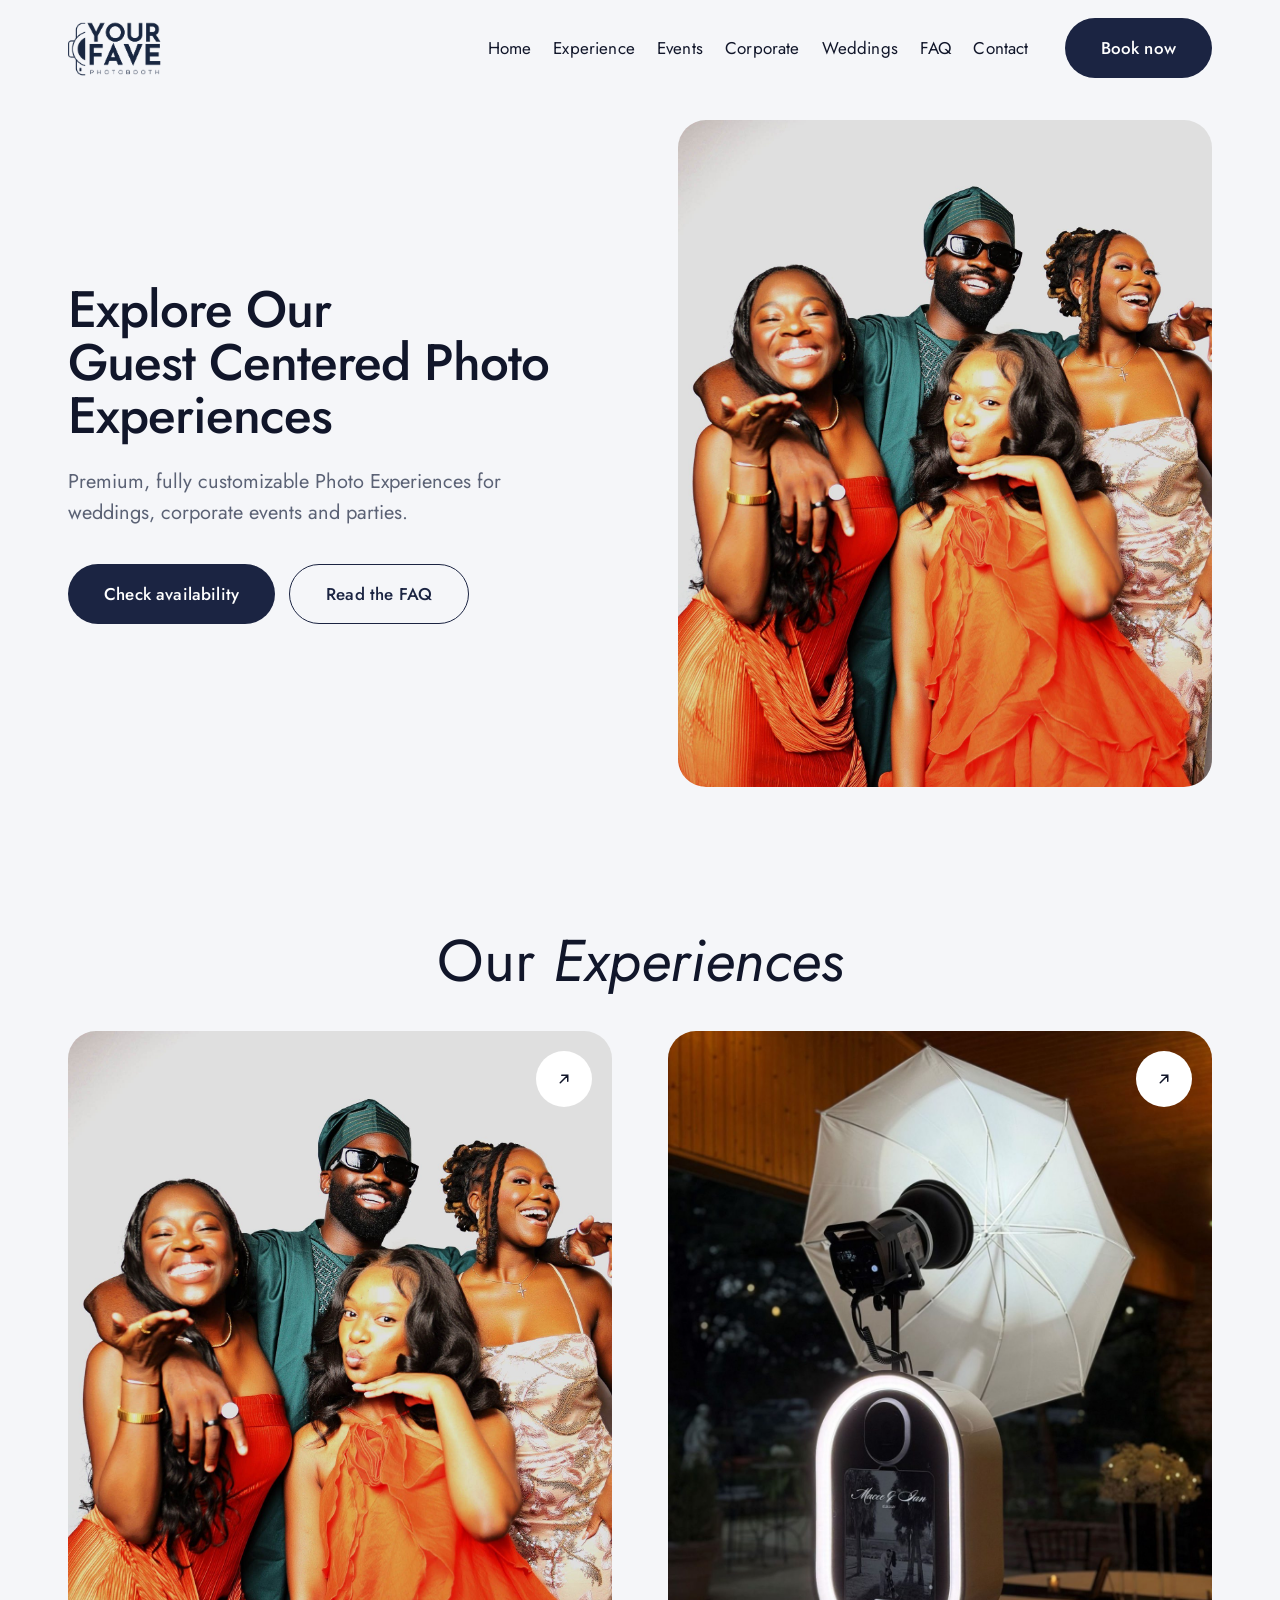
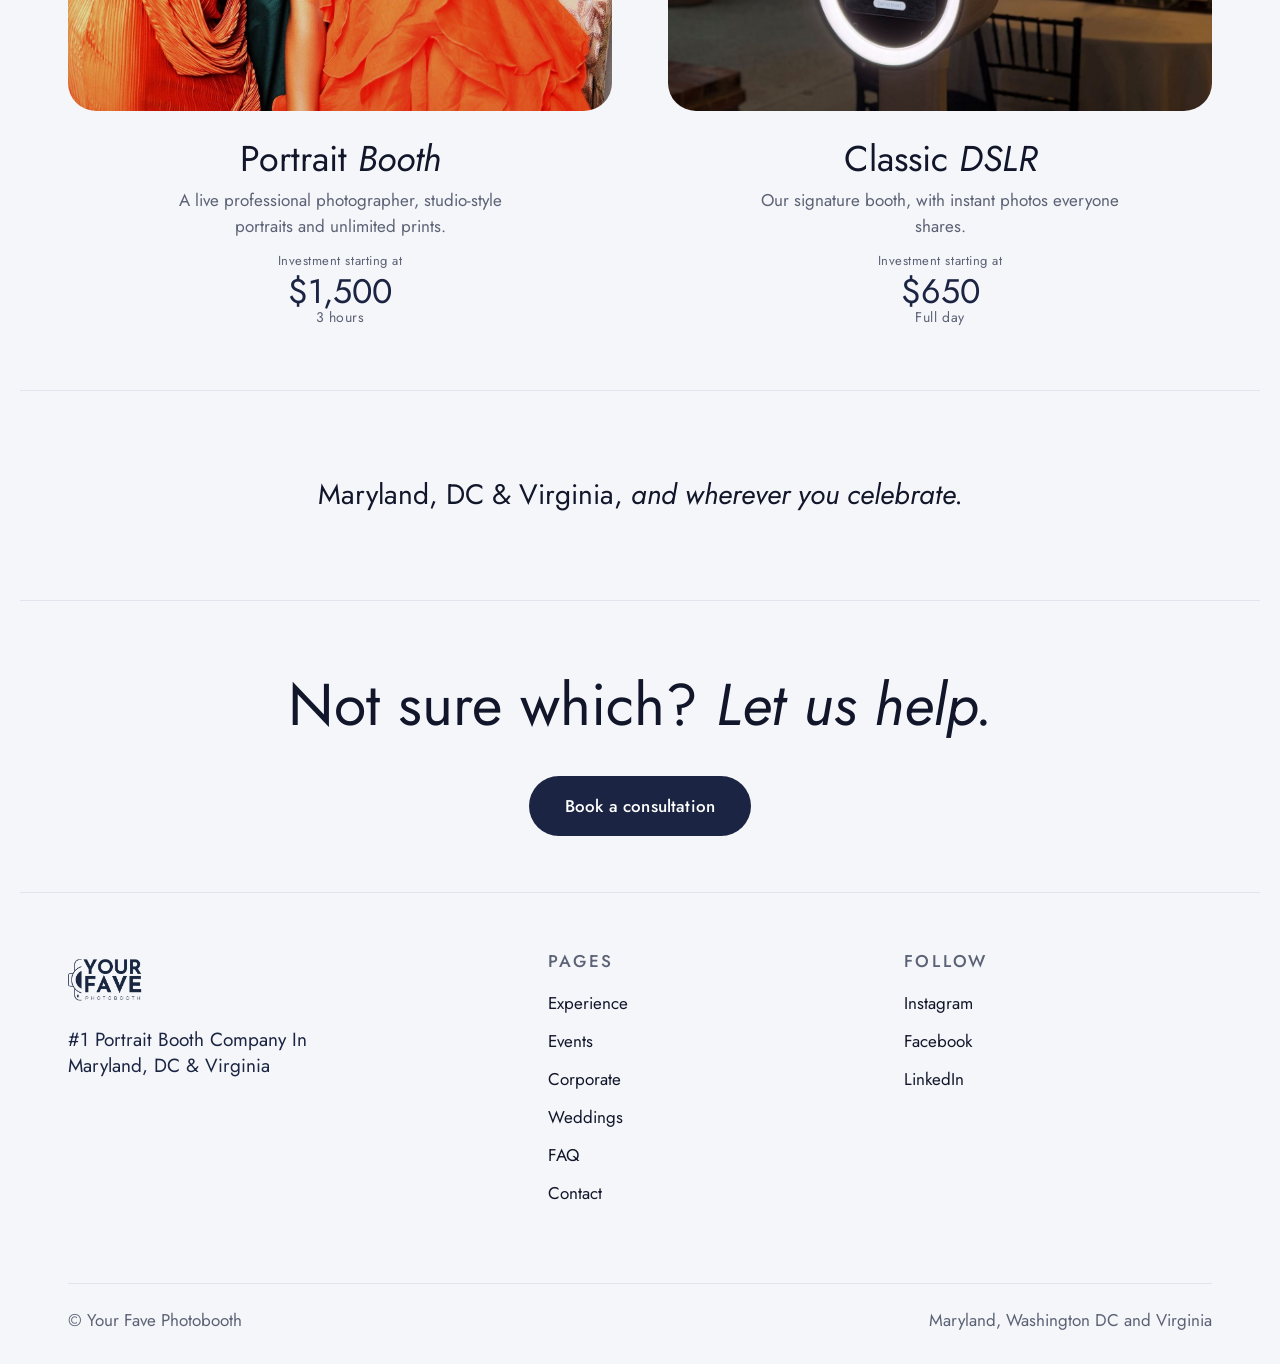
<file: photobooths/index.html>
<!doctype html>
<html lang="en-US">
<head>
<meta charset="utf-8">
<meta name="viewport" content="width=device-width, initial-scale=1">
<!-- Google tag (gtag.js) -->
<script async src="https://www.googletagmanager.com/gtag/js?id=G-7J32PH1851"></script>
<script>
  window.dataLayer = window.dataLayer || [];
  function gtag(){dataLayer.push(arguments);}
  gtag('js', new Date());

  gtag('config', 'G-7J32PH1851');
  
</script>
<title>Guest Centered Photo Experiences: Portrait &amp; DSLR | Your Fave Photobooth</title>
<meta name="description" content="Compare our Portrait Booth (investment starting at $1,500 for 3 hours) and Classic DSLR Photobooth (investment starting at $650 for a full day). Serving MD, DC &amp; VA.">
<meta name="robots" content="index, follow, max-image-preview:large"><link rel="canonical" href="https://yourfavephotobooth.com/photobooths/">
<meta property="og:type" content="website">
<meta property="og:site_name" content="Your Fave Photobooth">
<meta property="og:title" content="Guest Centered Photo Experiences: Portrait &amp; DSLR | Your Fave Photobooth">
<meta property="og:description" content="Compare our Portrait Booth (investment starting at $1,500 for 3 hours) and Classic DSLR Photobooth (investment starting at $650 for a full day). Serving MD, DC &amp; VA.">
<meta property="og:url" content="https://yourfavephotobooth.com/photobooths/">
<meta property="og:image" content="https://yourfavephotobooth.com/assets/photos/portrait.jpg">
<link rel="icon" href="/assets/logo-blue.png">
<link rel="preconnect" href="https://fonts.googleapis.com">
<link rel="preconnect" href="https://fonts.gstatic.com" crossorigin>
<link rel="stylesheet" href="https://fonts.googleapis.com/css2?family=Jost:ital,wght@0,300;0,400;0,500;0,600;1,300;1,400;1,500&amp;display=swap">
<script>(function(d){d.classList.add('js');try{if(sessionStorage.getItem('yfp:enter')&&!matchMedia('(prefers-reduced-motion: reduce)').matches)d.classList.add('entering')}catch(e){}})(document.documentElement)</script>
<link rel="stylesheet" href="/css/v3.css?v=64">
<script src="/js/v3.js?v=57" defer></script>
</head>
<body>
<div class="wipe" aria-hidden="true"><img src="/assets/logo-white.png" alt=""></div>
<header class="hdr">
 <div class="wrap hdr__in">
  <a href="/" aria-label="Your Fave Photobooth home"><img src="/assets/logo-blue.png" alt="Your Fave Photobooth"></a>
  <nav class="hdr__links" aria-label="Pages"><a href="/">Home</a><a href="/photobooths/">Experience</a><a href="/events/">Events</a><a href="/corporate/">Corporate</a><a href="/weddings/">Weddings</a><a href="/faq/">FAQ</a><a href="/contact/">Contact</a></nav>
  <div class="hdr__r">
   <a class="pill pill--navy" href="/contact/">Book now</a>
   <button class="menu-btn" type="button" aria-expanded="false" aria-controls="menu" aria-label="Open menu"><i class="menu-btn__ic" aria-hidden="true"><b></b><b></b></i></button>
  </div>
 </div>
</header>
<nav class="menu" id="menu" aria-label="Main">
<img class="menu__bg" src="/assets/photos/hd/home-cover.jpg" alt="">
 <div class="menu__top"><img src="/assets/logo-white.png" alt="Your Fave Photobooth"><button class="menu__x" type="button" aria-label="Close menu">✕</button></div>
 <nav class="menu__links" aria-label="Pages"><a href="/">Home</a><a href="/photobooths/">Experience</a><a href="/events/">Events</a><a href="/corporate/">Corporate</a><a href="/weddings/">Weddings</a><a href="/faq/">FAQ</a><a href="/contact/">Contact</a></nav>
 <div class="menu__social"><a href="https://www.instagram.com/YOURFAVEPHOTOBOOTH" target="_blank" rel="noopener"><svg viewBox="0 0 24 24" width="18" height="18" fill="none" stroke="currentColor" stroke-width="1.6" aria-hidden="true"><rect x="3" y="3" width="18" height="18" rx="5"/><circle cx="12" cy="12" r="4"/><circle cx="17.5" cy="6.5" r=".9" fill="currentColor" stroke="none"/></svg>Instagram</a></div>
 <div class="menu__foot"><span>Maryland</span><span>Washington, DC</span><span>Virginia</span></div>
</nav>
<main>
<section class="wrap pg">
 <div class="pg__hero">
  <div><h1 class="reveal">Explore Our <em>Guest Centered Photo Experiences</em></h1><p class="reveal">Premium, fully customizable Photo Experiences for weddings, corporate events and parties.</p><div class="hero__btns reveal"><a class="pill pill--navy" href="/contact/">Check availability</a><a class="pill pill--line" href="/faq/">Read the FAQ</a></div></div>
  <div class="pg__ph reveal" data-cursor="View"><img src="/assets/photos/hd/portrait.jpg" alt="Guests posing at the Portrait Photo Experience" style=""></div>
 </div>
</section><section class="wrap sec" >
 <h2 class="sec__h reveal">Our <em>Experiences</em></h2>
 <div class="exp">
   <a class="reveal" href="/contact/" data-cursor="View">
    <div class="exp__ph"><img src="/assets/photos/hd/portrait.jpg" alt="Portrait Booth"><span class="arr"><svg viewBox="0 0 24 24" fill="none" stroke="currentColor" stroke-width="2" stroke-linecap="round"><path d="M7 17L17 7M9 7h8v8"/></svg></span></div>
    <h3 class="exp__t">Portrait <em>Booth</em></h3>
    <p class="exp__p">A live professional photographer, studio-style portraits and unlimited prints.</p>
    <div class="exp__price"><small class="exp__from">Investment starting at</small>$1,500<small>3 hours</small></div>
   </a>
   <a class="reveal" href="/contact/" data-cursor="View">
    <div class="exp__ph"><img src="/assets/photos/dslr.jpg" alt="Classic DSLR Photobooth"><span class="arr"><svg viewBox="0 0 24 24" fill="none" stroke="currentColor" stroke-width="2" stroke-linecap="round"><path d="M7 17L17 7M9 7h8v8"/></svg></span></div>
    <h3 class="exp__t">Classic <em>DSLR</em></h3>
    <p class="exp__p">Our signature booth, with instant photos everyone shares.</p>
    <div class="exp__price"><small class="exp__from">Investment starting at</small>$650<small>Full day</small></div>
   </a>
  </div>
</section><section class="wrap strip reveal"><p>Maryland, DC &amp; Virginia, <em>and wherever you celebrate.</em></p></section><section class="wrap cta"><h2 class="reveal">Not sure which? <em>Let us help.</em></h2><a class="pill pill--navy reveal" href="/contact/">Book a consultation</a></section>
</main>
<footer class="wrap ft">
 <div class="ft__top">
  <div class="ft__brand"><img src="/assets/logo-blue.png" alt="Your Fave Photobooth"><p class="ft__tag">#1 Portrait Booth Company In Maryland, DC &amp; Virginia</p></div>
  <div><h4>Pages</h4><a href="/photobooths/">Experience</a><a href="/events/">Events</a><a href="/corporate/">Corporate</a><a href="/weddings/">Weddings</a><a href="/faq/">FAQ</a><a href="/contact/">Contact</a></div>
  <div><h4>Follow</h4><a href="https://www.instagram.com/YOURFAVEPHOTOBOOTH" target="_blank" rel="noopener">Instagram</a><a href="#">Facebook</a><a href="#">LinkedIn</a></div>
 </div>
 <div class="ft__bot"><span>© Your Fave Photobooth</span><span>Maryland, Washington DC and Virginia</span></div>
</footer>
</body>
</html>
</file>
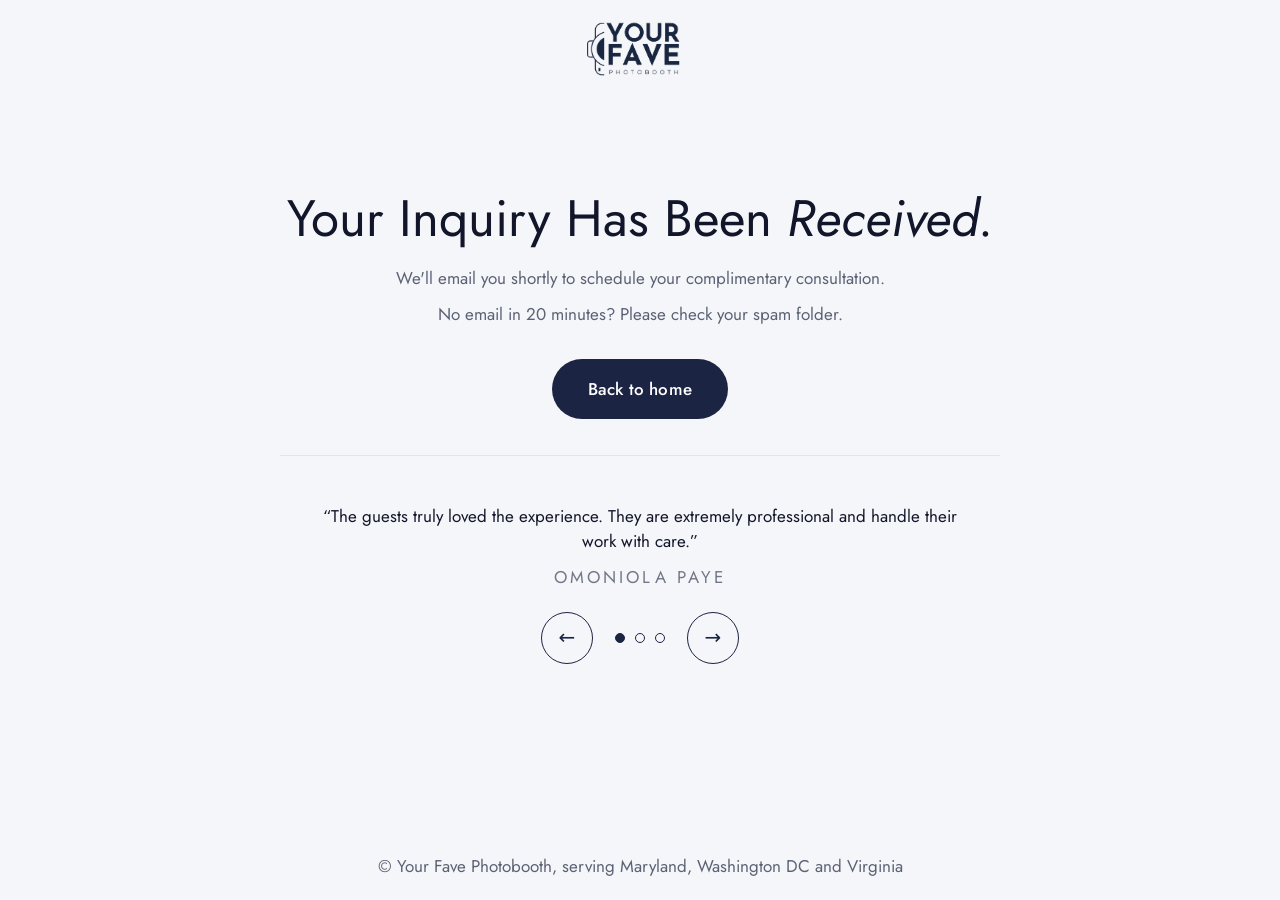
<file: thankyou/index.html>
<!doctype html>
<html lang="en-US">
<head>
<meta charset="utf-8">
<meta name="viewport" content="width=device-width, initial-scale=1">
<!-- Google tag (gtag.js) -->
<script async src="https://www.googletagmanager.com/gtag/js?id=G-7J32PH1851"></script>
<script>
  window.dataLayer = window.dataLayer || [];
  function gtag(){dataLayer.push(arguments);}
  gtag('js', new Date());

  gtag('config', 'G-7J32PH1851');
  gtag('event', 'generate_lead');
</script>
<title>Thank You, Inquiry Received | Your Fave Photobooth</title>
<meta name="description" content="Thank you for your Photo Experience inquiry. We will email you shortly to schedule your complimentary consultation.">
<meta name="robots" content="noindex, follow">
<meta property="og:type" content="website">
<meta property="og:site_name" content="Your Fave Photobooth">
<meta property="og:title" content="Thank You, Inquiry Received | Your Fave Photobooth">
<meta property="og:description" content="Thank you for your Photo Experience inquiry. We will email you shortly to schedule your complimentary consultation.">
<meta property="og:url" content="https://yourfavephotobooth.com/thankyou/">
<meta property="og:image" content="https://yourfavephotobooth.com/assets/photos/portrait.jpg">
<link rel="icon" href="/assets/logo-blue.png">
<link rel="preconnect" href="https://fonts.googleapis.com">
<link rel="preconnect" href="https://fonts.gstatic.com" crossorigin>
<link rel="stylesheet" href="https://fonts.googleapis.com/css2?family=Jost:ital,wght@0,300;0,400;0,500;0,600;1,300;1,400;1,500&amp;display=swap">
<script>(function(d){d.classList.add('js');try{if(sessionStorage.getItem('yfp:enter')&&!matchMedia('(prefers-reduced-motion: reduce)').matches)d.classList.add('entering')}catch(e){}})(document.documentElement)</script>
<link rel="stylesheet" href="/css/v3.css?v=64">
<script src="/js/v3.js?v=57" defer></script>
</head>
<body>
<div class="wipe" aria-hidden="true"><img src="/assets/logo-white.png" alt=""></div>
<header class="hdr hdr--logo"><div class="wrap hdr__in" style="justify-content:center"><a href="/" aria-label="Your Fave Photobooth home"><img src="/assets/logo-blue.png" alt="Your Fave Photobooth"></a></div></header>
<main>
<section class="ty1">
<div class="ty1__main">
 <h1>Your Inquiry Has Been <em>Received.</em></h1>
 <p>We'll email you shortly to schedule your complimentary consultation.</p>
 <p>No email in 20 minutes? Please check your spam folder.</p>
 <a class="pill pill--navy" href="/">Back to home</a>
 <div class="ty1__rev"><div class="qz" data-qz><div class="rev__qs"><figure class="rev__q is-on"><p>“The guests truly loved the experience. They are extremely professional and handle their work with care.”</p><figcaption class="rev__who">Omoniola Paye</figcaption></figure><figure class="rev__q"><p>“Truly the highlight of our event! Our guests couldn't stop talking about it!”</p><figcaption class="rev__who">Yinka Meji</figcaption></figure><figure class="rev__q"><p>“The Black and White Portrait Photo Experience would be a hit at our wedding.”</p><figcaption class="rev__who">Famata &amp; Amos</figcaption></figure></div><div class="qz__nav"><button class="qz__btn" type="button" data-prev aria-label="Previous review">&#8592;</button><div class="dots"><i role="button" tabindex="0" aria-label="Review 1" class="on"></i><i role="button" tabindex="0" aria-label="Review 2"></i><i role="button" tabindex="0" aria-label="Review 3"></i></div><button class="qz__btn" type="button" data-next aria-label="Next review">&#8594;</button></div></div></div>
</div>
<div class="ty1__foot">© Your Fave Photobooth, serving Maryland, Washington DC and Virginia</div></section>
</main>
</body>
</html>
</file>
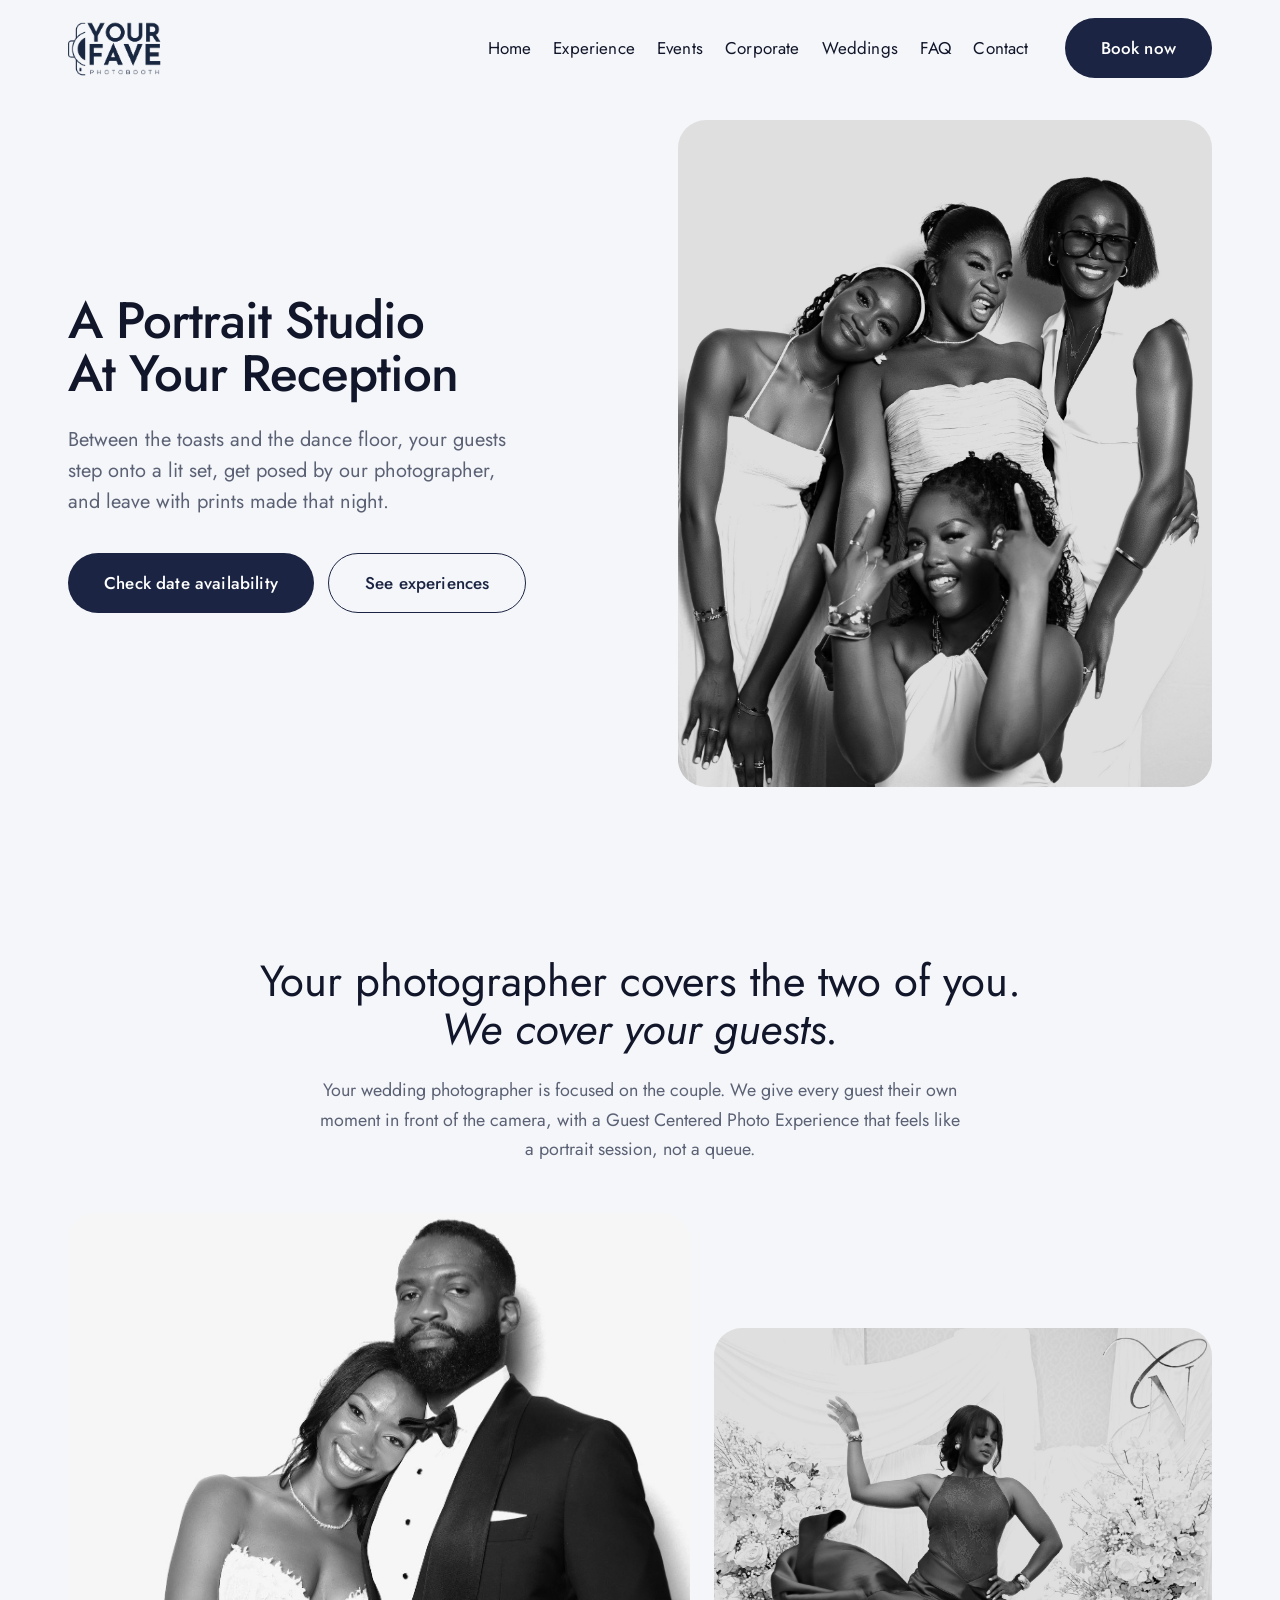
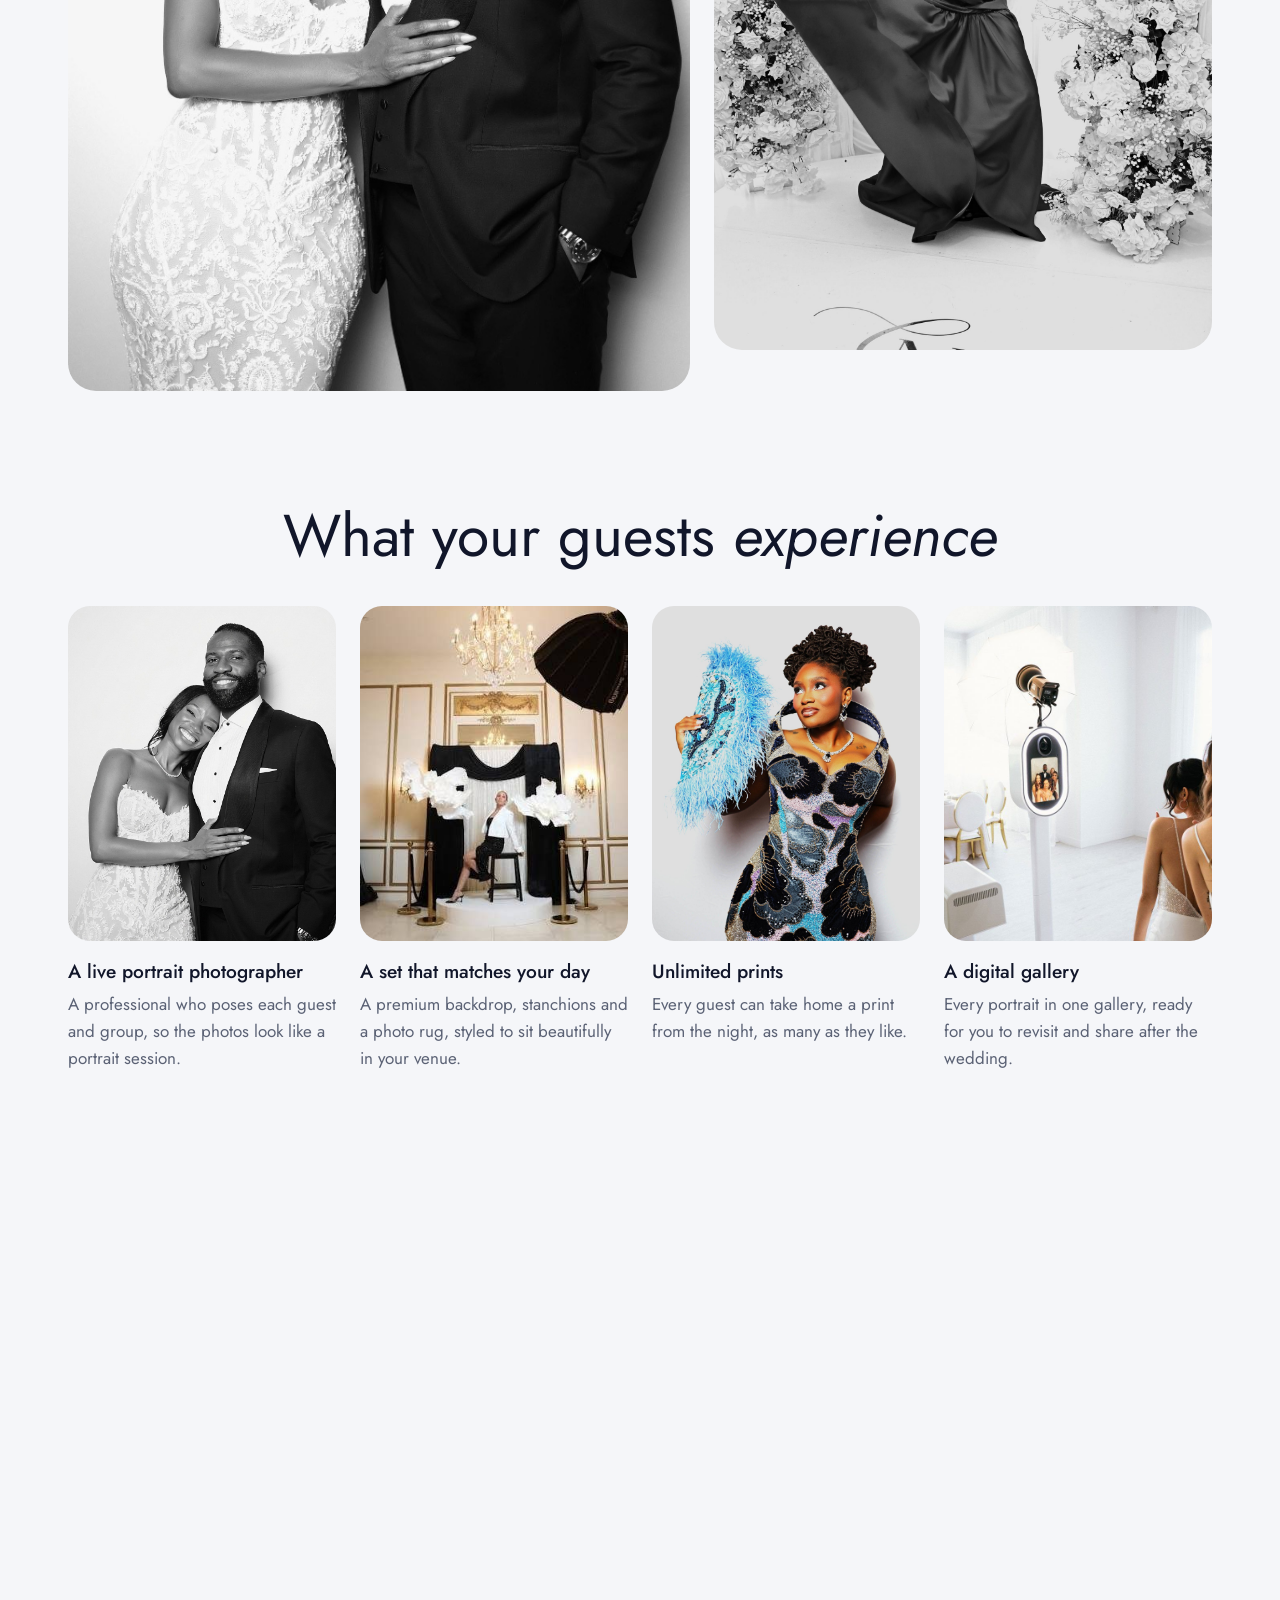
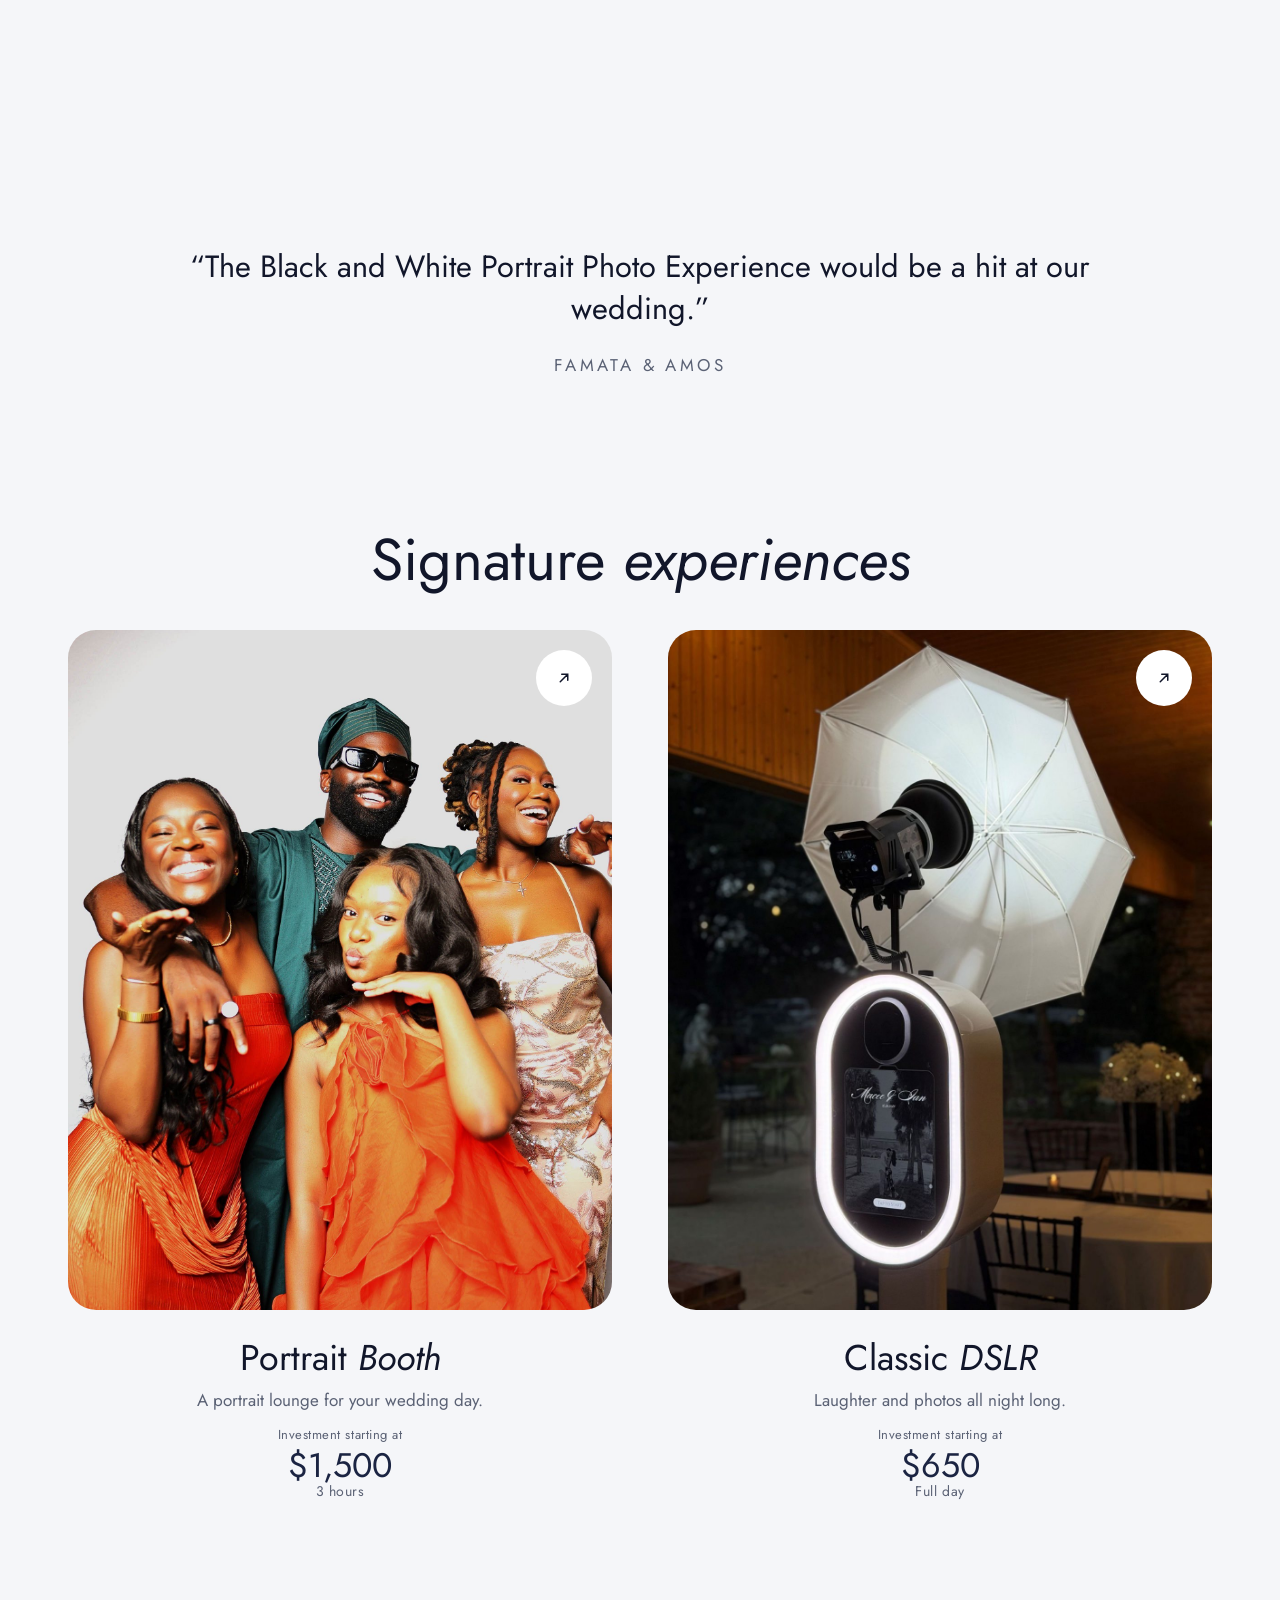
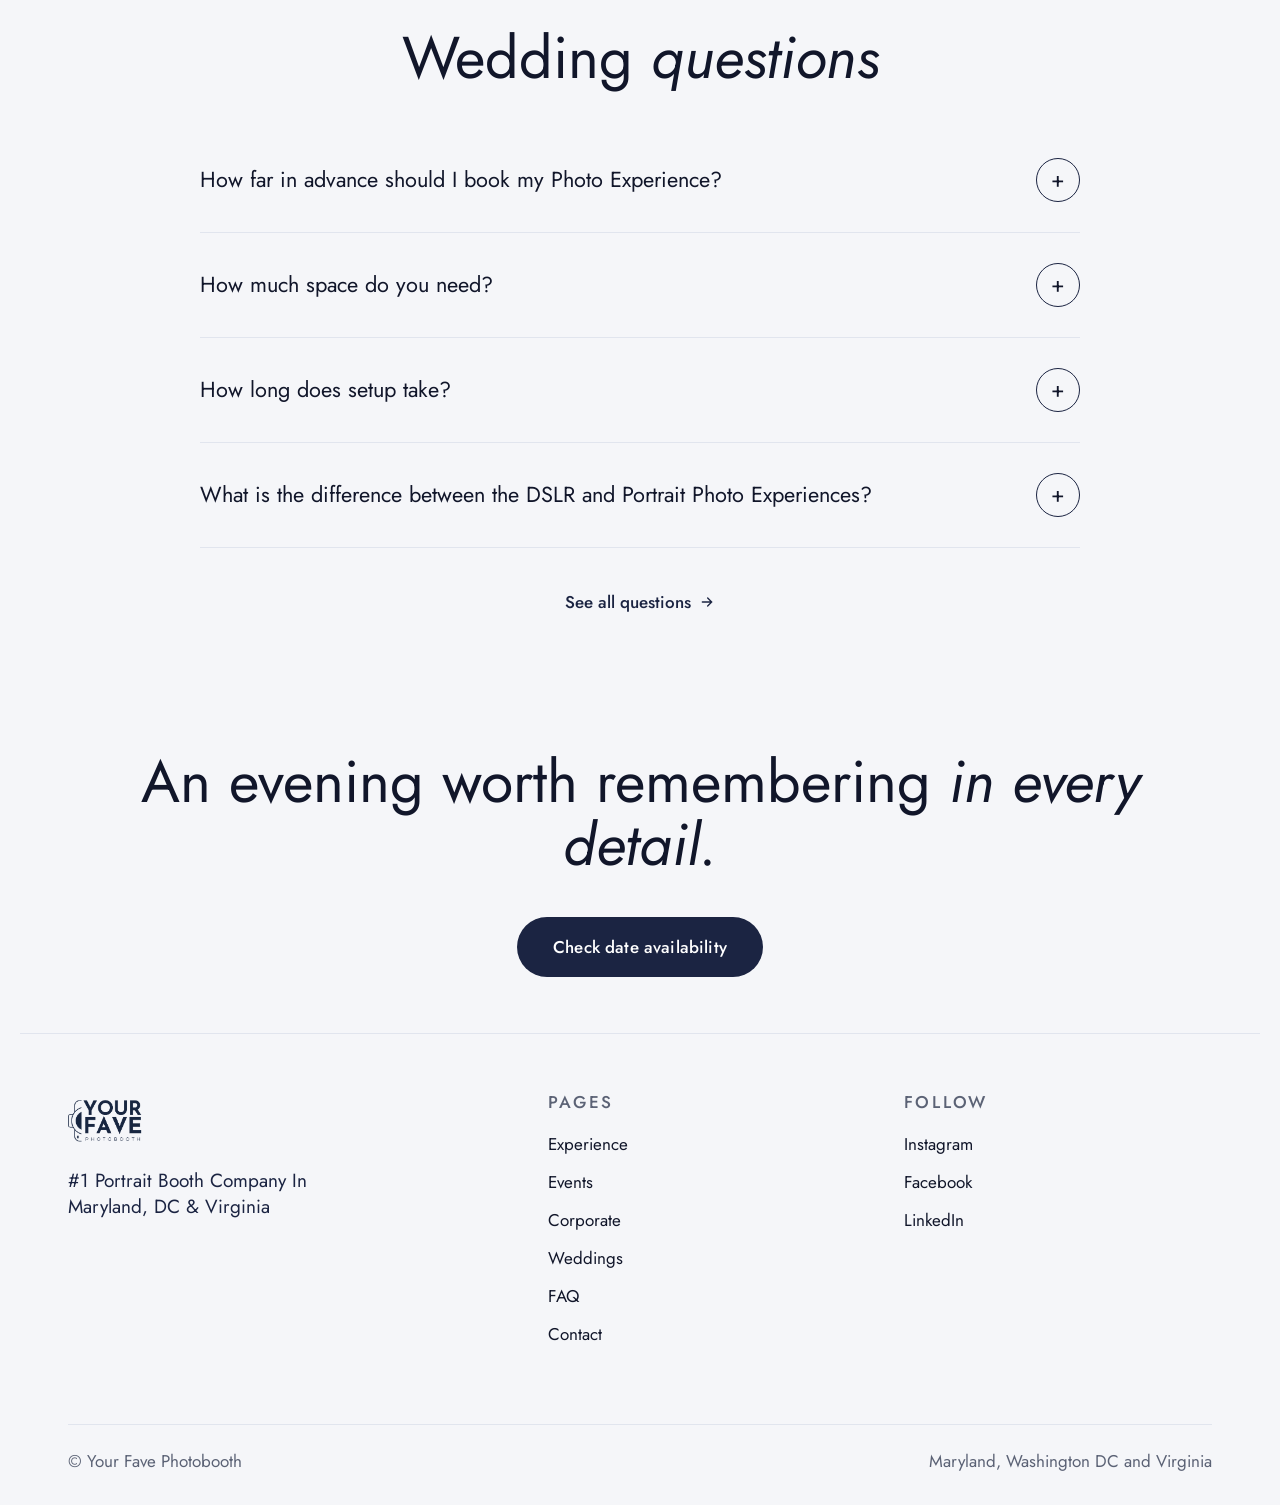
<file: weddings/index.html>
<!doctype html>
<html lang="en-US">
<head>
<meta charset="utf-8">
<meta name="viewport" content="width=device-width, initial-scale=1">
<!-- Google tag (gtag.js) -->
<script async src="https://www.googletagmanager.com/gtag/js?id=G-7J32PH1851"></script>
<script>
  window.dataLayer = window.dataLayer || [];
  function gtag(){dataLayer.push(arguments);}
  gtag('js', new Date());

  gtag('config', 'G-7J32PH1851');
  
</script>
<title>Wedding Portrait Booth in Maryland, DC &amp; VA | Your Fave Photobooth</title>
<meta name="description" content="A wedding portrait booth with a live photographer, premium backdrop and unlimited prints for your guests. Serving weddings in Maryland, Washington DC and Virginia.">
<meta name="robots" content="index, follow, max-image-preview:large"><link rel="canonical" href="https://yourfavephotobooth.com/weddings/">
<meta property="og:type" content="website">
<meta property="og:site_name" content="Your Fave Photobooth">
<meta property="og:title" content="Wedding Portrait Booth in Maryland, DC &amp; VA | Your Fave Photobooth">
<meta property="og:description" content="A wedding portrait booth with a live photographer, premium backdrop and unlimited prints for your guests. Serving weddings in Maryland, Washington DC and Virginia.">
<meta property="og:url" content="https://yourfavephotobooth.com/weddings/">
<meta property="og:image" content="https://yourfavephotobooth.com/assets/photos/portrait.jpg">
<link rel="icon" href="/assets/logo-blue.png">
<link rel="preconnect" href="https://fonts.googleapis.com">
<link rel="preconnect" href="https://fonts.gstatic.com" crossorigin>
<link rel="stylesheet" href="https://fonts.googleapis.com/css2?family=Jost:ital,wght@0,300;0,400;0,500;0,600;1,300;1,400;1,500&amp;display=swap">
<script>(function(d){d.classList.add('js');try{if(sessionStorage.getItem('yfp:enter')&&!matchMedia('(prefers-reduced-motion: reduce)').matches)d.classList.add('entering')}catch(e){}})(document.documentElement)</script>
<link rel="stylesheet" href="/css/v3.css?v=64">
<script src="/js/v3.js?v=57" defer></script>
</head>
<body>
<div class="wipe" aria-hidden="true"><img src="/assets/logo-white.png" alt=""></div>
<header class="hdr">
 <div class="wrap hdr__in">
  <a href="/" aria-label="Your Fave Photobooth home"><img src="/assets/logo-blue.png" alt="Your Fave Photobooth"></a>
  <nav class="hdr__links" aria-label="Pages"><a href="/">Home</a><a href="/photobooths/">Experience</a><a href="/events/">Events</a><a href="/corporate/">Corporate</a><a href="/weddings/">Weddings</a><a href="/faq/">FAQ</a><a href="/contact/">Contact</a></nav>
  <div class="hdr__r">
   <a class="pill pill--navy" href="/contact/">Book now</a>
   <button class="menu-btn" type="button" aria-expanded="false" aria-controls="menu" aria-label="Open menu"><i class="menu-btn__ic" aria-hidden="true"><b></b><b></b></i></button>
  </div>
 </div>
</header>
<nav class="menu" id="menu" aria-label="Main">
<img class="menu__bg" src="/assets/photos/hd/home-cover.jpg" alt="">
 <div class="menu__top"><img src="/assets/logo-white.png" alt="Your Fave Photobooth"><button class="menu__x" type="button" aria-label="Close menu">✕</button></div>
 <nav class="menu__links" aria-label="Pages"><a href="/">Home</a><a href="/photobooths/">Experience</a><a href="/events/">Events</a><a href="/corporate/">Corporate</a><a href="/weddings/">Weddings</a><a href="/faq/">FAQ</a><a href="/contact/">Contact</a></nav>
 <div class="menu__social"><a href="https://www.instagram.com/YOURFAVEPHOTOBOOTH" target="_blank" rel="noopener"><svg viewBox="0 0 24 24" width="18" height="18" fill="none" stroke="currentColor" stroke-width="1.6" aria-hidden="true"><rect x="3" y="3" width="18" height="18" rx="5"/><circle cx="12" cy="12" r="4"/><circle cx="17.5" cy="6.5" r=".9" fill="currentColor" stroke="none"/></svg>Instagram</a></div>
 <div class="menu__foot"><span>Maryland</span><span>Washington, DC</span><span>Virginia</span></div>
</nav>
<main>
<section class="wrap pg">
 <div class="pg__hero">
  <div><h1 class="reveal">A Portrait Studio <em>At Your Reception</em></h1><p class="reveal">Between the toasts and the dance floor, your guests step onto a lit set, get posed by our photographer, and leave with prints made that night.</p><div class="hero__btns reveal"><a class="pill pill--navy" href="/contact/">Check date availability</a><a class="pill pill--line" href="/photobooths/">See experiences</a></div></div>
  <div class="pg__ph reveal" data-cursor="View"><img src="/assets/photos/hd/wedding-lg.jpg" alt="Four wedding guests posing together in black and white" style=""></div>
 </div>
</section><section class="wrap intro"><h2 class="intro__t reveal">Your photographer covers the two of you. <em>We cover your guests.</em></h2><p class="intro__p reveal">Your wedding photographer is focused on the couple. We give every guest their own moment in front of the camera, with a Guest Centered Photo Experience that feels like a portrait session, not a queue.</p></section><section class="wrap pair"><div class="pair__a reveal"><img src="/assets/photos/hd/home-mobile.jpg" alt="A bride and groom smiling together in black and white" loading="lazy"></div><div class="pair__b reveal"><img src="/assets/photos/hd/hero1.jpg" alt="A guest in a flowing gown posing among white flowers in black and white" loading="lazy"></div></section><section class="wrap sec"><h2 class="sec__h reveal">What your guests <em>experience</em></h2><div class="incl incl--4"><article class="incl__c reveal"><div class="incl__ph"><img src="/assets/photos/hd/home-hero-2.jpg" alt="A bride and groom in a black and white portrait" loading="lazy"></div><h3>A live portrait photographer</h3><p>A professional who poses each guest and group, so the photos look like a portrait session.</p></article><article class="incl__c reveal"><div class="incl__ph"><img src="/assets/photos/hd/hero2.jpg" alt="A portrait set in a ballroom with a backdrop, lights and gold stanchions" loading="lazy"></div><h3>A set that matches your day</h3><p>A premium backdrop, stanchions and a photo rug, styled to sit beautifully in your venue.</p></article><article class="incl__c reveal"><div class="incl__ph"><img src="/assets/photos/hd/hero3.jpg" alt="A guest posing with a blue feather fan" loading="lazy"></div><h3>Unlimited prints</h3><p>Every guest can take home a print from the night, as many as they like.</p></article><article class="incl__c reveal"><div class="incl__ph"><img src="/assets/photos/booth-white.jpg" alt="A bride standing beside a white booth in a bright room" loading="lazy"></div><h3>A digital gallery</h3><p>Every portrait in one gallery, ready for you to revisit and share after the wedding.</p></article></div></section><section class="wrap sec" >
 <h2 class="sec__h reveal">See our <em>featured gallery</em></h2>
 <div class="mq reveal"><div class="mq__row" data-dir="fwd"><img src="/assets/photos/teal.jpg" alt="Wedding guest in a teal gele" draggable="false" loading="lazy"><img src="/assets/photos/anniversary.jpg" alt="A couple in red traditional attire sharing a kiss" draggable="false" loading="lazy"><img src="/assets/photos/couple-bw.jpg" alt="A couple posing together in black and white" draggable="false" loading="lazy"><img src="/assets/photos/wedding.jpg" alt="A groom kissing his partner on the cheek" draggable="false" loading="lazy"><img src="/assets/photos/green.jpg" alt="Wedding guest in a green gele" draggable="false" loading="lazy"><img src="/assets/photos/red-dress.jpg" alt="Wedding guest in a red dress" draggable="false" loading="lazy"><img src="/assets/photos/wedding-lg.jpg" alt="Four wedding guests posing together in black and white" draggable="false" loading="lazy"></div><div class="mq__row mq__row--2" data-dir="rev"><img src="/assets/photos/wedding-lg.jpg" alt="Four wedding guests posing together in black and white" draggable="false" loading="lazy"><img src="/assets/photos/red-dress.jpg" alt="Wedding guest in a red dress" draggable="false" loading="lazy"><img src="/assets/photos/green.jpg" alt="Wedding guest in a green gele" draggable="false" loading="lazy"><img src="/assets/photos/wedding.jpg" alt="A groom kissing his partner on the cheek" draggable="false" loading="lazy"><img src="/assets/photos/couple-bw.jpg" alt="A couple posing together in black and white" draggable="false" loading="lazy"><img src="/assets/photos/anniversary.jpg" alt="A couple in red traditional attire sharing a kiss" draggable="false" loading="lazy"><img src="/assets/photos/teal.jpg" alt="Wedding guest in a teal gele" draggable="false" loading="lazy"></div></div>
</section><section class="wrap quote reveal"><blockquote><p>“The Black and White Portrait Photo Experience would be a hit at our wedding.”</p><footer>Famata &amp; Amos</footer></blockquote></section><section class="wrap sec" >
 <h2 class="sec__h reveal">Signature <em>experiences</em></h2>
 <div class="exp">
   <a class="reveal" href="/contact/" data-cursor="View">
    <div class="exp__ph"><img src="/assets/photos/hd/portrait.jpg" alt="Portrait Booth"><span class="arr"><svg viewBox="0 0 24 24" fill="none" stroke="currentColor" stroke-width="2" stroke-linecap="round"><path d="M7 17L17 7M9 7h8v8"/></svg></span></div>
    <h3 class="exp__t">Portrait <em>Booth</em></h3>
    <p class="exp__p">A portrait lounge for your wedding day.</p>
    <div class="exp__price"><small class="exp__from">Investment starting at</small>$1,500<small>3 hours</small></div>
   </a>
   <a class="reveal" href="/contact/" data-cursor="View">
    <div class="exp__ph"><img src="/assets/photos/dslr.jpg" alt="Classic DSLR Photobooth"><span class="arr"><svg viewBox="0 0 24 24" fill="none" stroke="currentColor" stroke-width="2" stroke-linecap="round"><path d="M7 17L17 7M9 7h8v8"/></svg></span></div>
    <h3 class="exp__t">Classic <em>DSLR</em></h3>
    <p class="exp__p">Laughter and photos all night long.</p>
    <div class="exp__price"><small class="exp__from">Investment starting at</small>$650<small>Full day</small></div>
   </a>
  </div>
</section><section class="wrap sec"><h2 class="sec__h reveal">Wedding <em>questions</em></h2><div class="acc"><div class="acc__item reveal"><button class="acc__q" type="button" aria-expanded="false"><span>How far in advance should I book my Photo Experience?</span><i>+</i></button><div class="acc__a" hidden>We recommend booking as early as possible, especially for weddings, corporate events, and peak event seasons. Popular dates can book several months in advance, so reserving early ensures your preferred booth experience is available.</div></div><div class="acc__item reveal"><button class="acc__q" type="button" aria-expanded="false"><span>How much space do you need?</span><i>+</i></button><div class="acc__a" hidden>Our premium backdrops typically require an 8′ × 8′ to 10′ × 10′ setup area with at least 8–10 feet of overhead clearance. This gives guests enough room to pose naturally while ensuring the best photo quality. Larger custom backdrops or installations may require additional space.</div></div><div class="acc__item reveal"><button class="acc__q" type="button" aria-expanded="false"><span>How long does setup take?</span><i>+</i></button><div class="acc__a" hidden>Our team typically arrives one to two hours before your event begins to complete setup, testing, and ensure everything is ready before guests arrive.</div></div><div class="acc__item reveal"><button class="acc__q" type="button" aria-expanded="false"><span>What is the difference between the DSLR and Portrait Photo Experiences?</span><i>+</i></button><div class="acc__a" hidden>Our Classic DSLR Photo Experience is a self-service experience with instant digital photos and professional image quality. On-site attendance can be requested for this product, but may not be necessary depending on your type of event.

Our Portrait Photo Experience includes a professional photographer who captures studio-quality portraits and provides beautifully edited prints on-site. The photographer poses the guests, giving them a real photoshoot experience at the event.

Choose the DSLR Booth for interactive fun, or the Portrait Booth for a luxury photography experience.</div></div></div><p class="faqs__more reveal"><a href="/faq/">See all questions <svg viewBox="0 0 24 24" fill="none" stroke="currentColor" stroke-width="2" stroke-linecap="round" aria-hidden="true"><path d="M5 12h14M13 6l6 6-6 6"/></svg></a></p></section><section class="wrap cta"><h2 class="reveal">An evening worth remembering <em>in every detail.</em></h2><a class="pill pill--navy reveal" href="/contact/">Check date availability</a></section>
</main>
<footer class="wrap ft">
 <div class="ft__top">
  <div class="ft__brand"><img src="/assets/logo-blue.png" alt="Your Fave Photobooth"><p class="ft__tag">#1 Portrait Booth Company In Maryland, DC &amp; Virginia</p></div>
  <div><h4>Pages</h4><a href="/photobooths/">Experience</a><a href="/events/">Events</a><a href="/corporate/">Corporate</a><a href="/weddings/">Weddings</a><a href="/faq/">FAQ</a><a href="/contact/">Contact</a></div>
  <div><h4>Follow</h4><a href="https://www.instagram.com/YOURFAVEPHOTOBOOTH" target="_blank" rel="noopener">Instagram</a><a href="#">Facebook</a><a href="#">LinkedIn</a></div>
 </div>
 <div class="ft__bot"><span>© Your Fave Photobooth</span><span>Maryland, Washington DC and Virginia</span></div>
</footer>
</body>
</html>
</file>
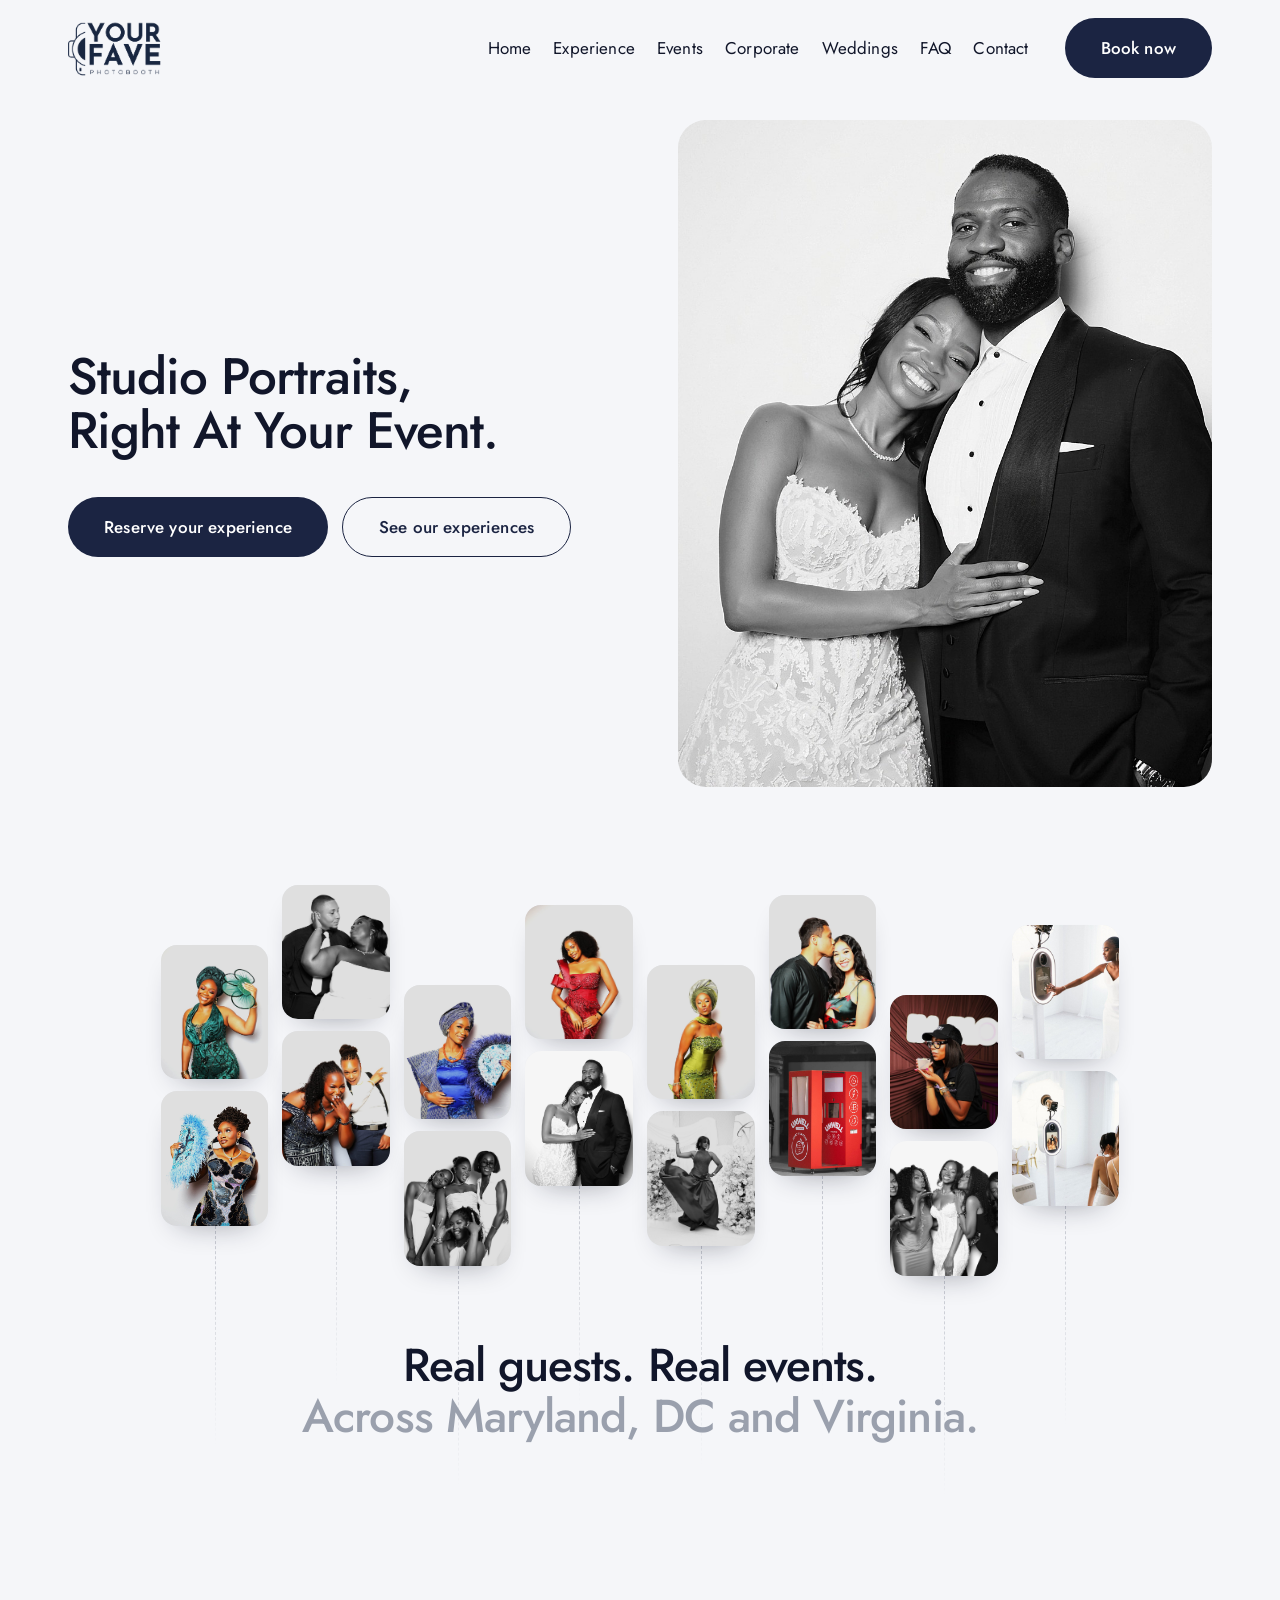
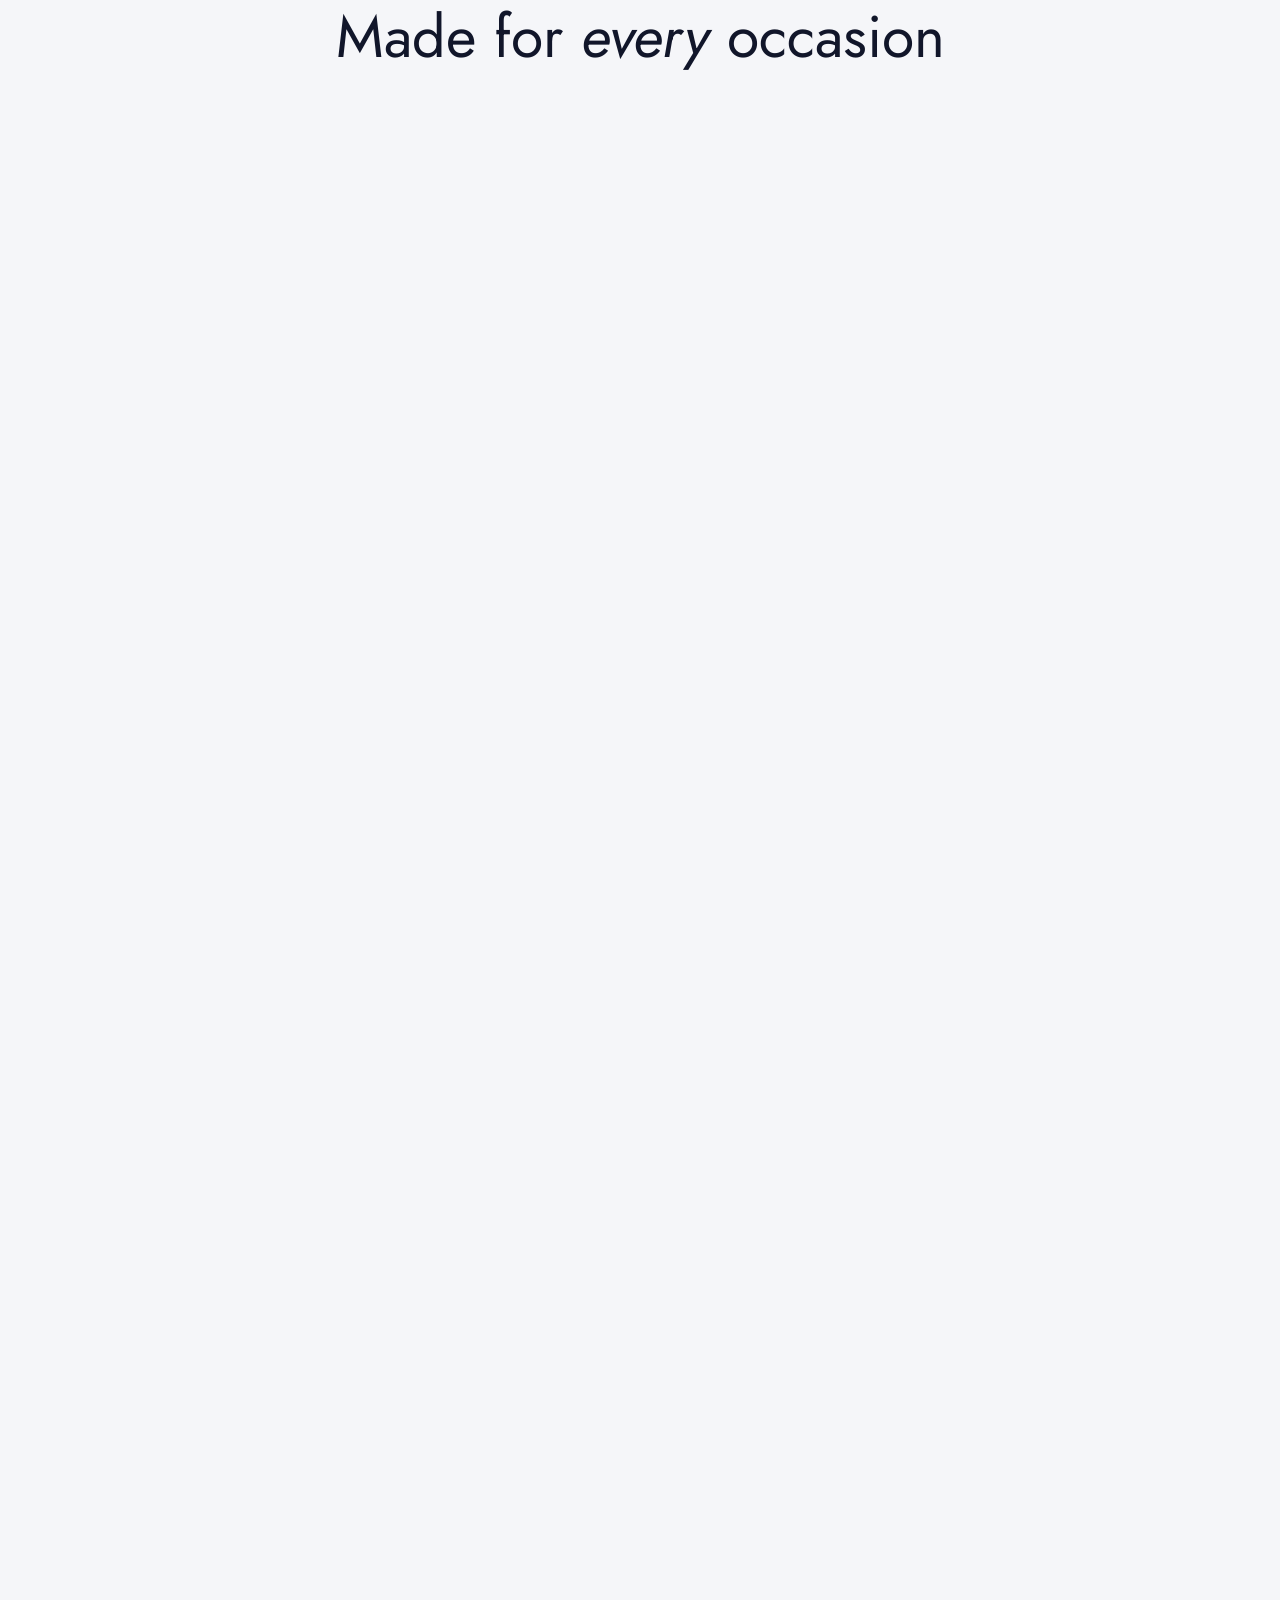
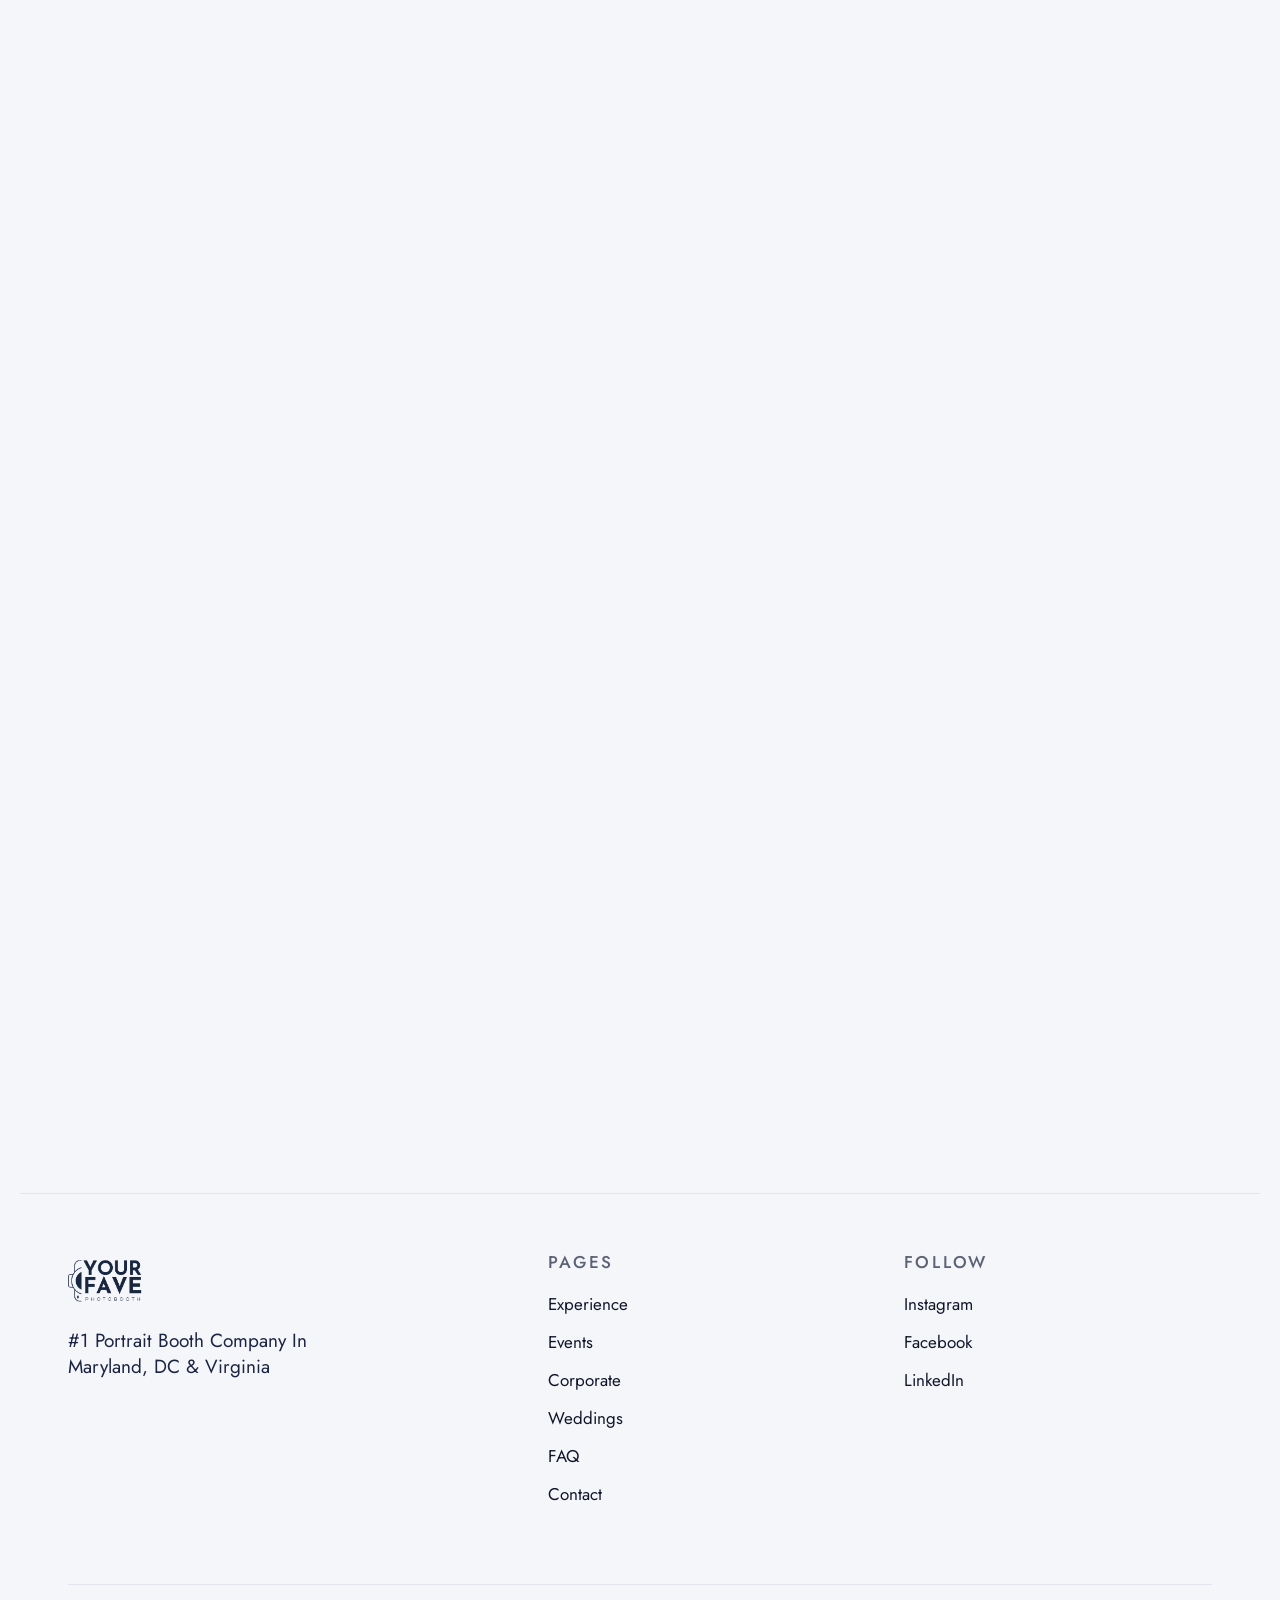
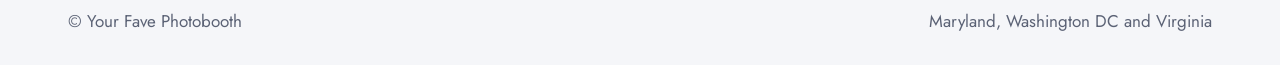
<file: source/index-v3.html>
<!doctype html>
<html lang="en-US" class="no-js">
<head>
<meta charset="utf-8">
<meta name="viewport" content="width=device-width, initial-scale=1">
<!-- Google tag (gtag.js) -->
<script async src="https://www.googletagmanager.com/gtag/js?id=G-7J32PH1851"></script>
<script>
  window.dataLayer = window.dataLayer || [];
  function gtag(){dataLayer.push(arguments);}
  gtag('js', new Date());

  gtag('config', 'G-7J32PH1851');
</script>
<title>Photo Experience in Maryland, DC &amp; Virginia | Your Fave Photobooth</title>
<meta name="description" content="Premium, Guest Centered Photo Experience in Maryland, Washington DC &amp; Virginia. Portrait and DSLR Photo Experiences for weddings, corporate events and brand activations.">
<link rel="canonical" href="https://yourfavephotobooth.com/">
<link rel="icon" href="/assets/logo-blue.png">
<link rel="preconnect" href="https://fonts.googleapis.com">
<link rel="preconnect" href="https://fonts.gstatic.com" crossorigin>
<link rel="stylesheet" href="https://fonts.googleapis.com/css2?family=Jost:ital,wght@0,300;0,400;0,500;0,600;1,300;1,400;1,500&amp;display=swap">
<script>document.documentElement.classList.add('js')</script>
<link rel="stylesheet" href="/css/v3.css?v=64">
<script src="/js/v3.js?v=57" defer></script>
</head>
<body>
<div class="wipe" aria-hidden="true"><img src="/assets/logo-white.png" alt=""></div>

<header class="hdr">
 <div class="wrap hdr__in">
  <a href="/" aria-label="Your Fave Photobooth home"><img src="/assets/logo-blue.png" alt="Your Fave Photobooth"></a>
  <nav class="hdr__links" aria-label="Pages"><a href="/">Home</a><a href="/photobooths/">Experience</a><a href="/events/">Events</a><a href="/corporate/">Corporate</a><a href="/weddings/">Weddings</a><a href="/faq/">FAQ</a><a href="/contact/">Contact</a></nav>
  <div class="hdr__r">
   <a class="pill pill--navy" href="/contact/">Book now</a>
   <button class="menu-btn" type="button" aria-expanded="false" aria-controls="menu" aria-label="Open menu"><i class="menu-btn__ic" aria-hidden="true"><b></b><b></b></i></button>
  </div>
 </div>
</header>

<nav class="menu" id="menu" aria-label="Main">
 <img class="menu__bg" src="/assets/photos/hd/home-cover.jpg" alt="">
 <div class="menu__top">
  <img src="/assets/logo-white.png" alt="Your Fave Photobooth">
  <button class="menu__x" type="button" aria-label="Close menu">✕</button>
 </div>
 <nav class="menu__links" aria-label="Pages">
  <a href="/">Home</a>
  <a href="/photobooths/">Experience</a>
  <a href="/events/">Events</a>
  <a href="/corporate/">Corporate</a>
  <a href="/weddings/">Weddings</a>
  <a href="/faq/">FAQ</a>
  <a href="/contact/">Contact</a>
 </nav>
 <div class="menu__social"><a href="https://www.instagram.com/YOURFAVEPHOTOBOOTH" target="_blank" rel="noopener"><svg viewBox="0 0 24 24" width="18" height="18" fill="none" stroke="currentColor" stroke-width="1.6" aria-hidden="true"><rect x="3" y="3" width="18" height="18" rx="5"/><circle cx="12" cy="12" r="4"/><circle cx="17.5" cy="6.5" r=".9" fill="currentColor" stroke="none"/></svg>Instagram</a></div>
 <div class="menu__foot"><span>Maryland</span><span>Washington, DC</span><span>Virginia</span></div>
</nav>

<main>
 <section class="wrap hero">
  <div class="hero__text">
   <h1 class="reveal">Studio Portraits, <em>Right At Your Event.</em></h1>
   <div class="hero__btns reveal">
    <a class="pill pill--navy" href="/contact/">Reserve your experience</a>
    <a class="pill pill--line" href="/photobooths/">See our experiences</a>
   </div>
  </div>
  <div class="hero__photo reveal" data-cursor="View"><img src="/assets/photos/hd/home-hero-2.jpg" alt="Bride and groom posing at the Photo Experience in black and white"></div>
 </section>

 <section class="wrap wall-sec" aria-label="Recent moments from our events">
  <div class="wall">
   <div class="wall__cols">
    <div class="wall__col c1" style="--o:70px"><div class="wall__drift"><div class="wall__tile"><img src="/assets/photos/teal.jpg" alt="A guest in a teal gele holding a decorative fan" loading="lazy"></div><div class="wall__tile"><img src="/assets/photos/hd/hero3.jpg" alt="A guest posing with a blue feather fan" loading="lazy"></div></div></div>
    <div class="wall__col c2" style="--o:10px"><div class="wall__drift"><div class="wall__tile"><img src="/assets/photos/couple-bw.jpg" alt="A couple posing together in black and white" loading="lazy"></div><div class="wall__tile"><img src="/assets/photos/women.jpg" alt="Two guests laughing together" loading="lazy"></div></div></div>
    <div class="wall__col c3" style="--o:110px"><div class="wall__drift"><div class="wall__tile"><img src="/assets/photos/birthday.jpg" alt="A guest in a blue outfit posing with a feather fan" loading="lazy"></div><div class="wall__tile"><img src="/assets/photos/wedding-lg.jpg" alt="Four guests posing close together in black and white" loading="lazy"></div></div></div>
    <div class="wall__col c4" style="--o:30px"><div class="wall__drift"><div class="wall__tile"><img src="/assets/photos/red-dress.jpg" alt="A guest in a red beaded dress" loading="lazy"></div><div class="wall__tile"><img src="/assets/photos/hd/home-mobile.jpg" alt="A bride and groom smiling together in black and white" loading="lazy"></div></div></div>
    <div class="wall__col c5" style="--o:90px"><div class="wall__drift"><div class="wall__tile"><img src="/assets/photos/green.jpg" alt="A guest in a green gele and beaded dress" loading="lazy"></div><div class="wall__tile"><img src="/assets/photos/hero1.jpg" alt="A guest in a flowing gown posing among white flowers" loading="lazy"></div></div></div>
    <div class="wall__col c6" style="--o:20px"><div class="wall__drift"><div class="wall__tile"><img src="/assets/photos/wedding.jpg" alt="A groom kissing his partner on the cheek" loading="lazy"></div><div class="wall__tile"><img src="/assets/photos/hd/booth-red-lg.jpg" alt="A red branded booth at a brand activation" loading="lazy"></div></div></div>
    <div class="wall__col c7" style="--o:120px"><div class="wall__drift"><div class="wall__tile"><img src="/assets/photos/corporate.jpg" alt="A guest in a cap holding a drink in front of a branded backdrop" loading="lazy"></div><div class="wall__tile"><img src="/assets/photos/hd/home-cover.jpg" alt="A group of guests blowing kisses in black and white" loading="lazy"></div></div></div>
    <div class="wall__col c8" style="--o:50px"><div class="wall__drift"><div class="wall__tile"><img src="/assets/photos/umbrella.jpg" alt="A guest reaching toward the screen of a white booth" loading="lazy"></div><div class="wall__tile"><img src="/assets/photos/booth-white.jpg" alt="A guest beside a white booth in a bright room" loading="lazy"></div></div></div>
   </div>
   <div class="wall__text">
    <h2>Real guests. Real events.<span>Across Maryland, DC and Virginia.</span></h2>
   </div>
  </div>
 </section>

 <!--HOME-WHAT-->


 <section class="wrap sec">
  <h2 class="sec__h reveal">Made for <em>every</em> occasion</h2>
  <div class="svc">
   <a class="svc__item reveal" href="/weddings/" data-cursor="View">
    <div class="svc__ph"><img src="/assets/photos/hd/anniversary.jpg" alt="Couple in traditional attire at the wedding Photo Experience"></div>
    <div class="svc__row"><div class="svc__t">Weddings</div><span class="svc__go"><svg viewBox="0 0 24 24" fill="none" stroke="currentColor" stroke-width="2" stroke-linecap="round"><path d="M7 17L17 7M9 7h8v8"/></svg></span></div>
    <p class="svc__d">A portrait station guests visit between the toasts and the dance floor.</p>
   </a>
   <a class="svc__item reveal" href="/corporate/" data-cursor="View">
    <div class="svc__ph"><img src="/assets/photos/corporate-guest.webp" alt="A guest in a rust dress posing at a branded backdrop"></div>
    <div class="svc__row"><div class="svc__t">Corporate events</div><span class="svc__go"><svg viewBox="0 0 24 24" fill="none" stroke="currentColor" stroke-width="2" stroke-linecap="round"><path d="M7 17L17 7M9 7h8v8"/></svg></span></div>
    <p class="svc__d">Holiday parties, conferences and client nights, with your branding on every photo.</p>
   </a>
   <a class="svc__item reveal" href="/corporate/" data-cursor="View">
    <div class="svc__ph"><img src="/assets/photos/booth-red.jpg" alt="A guest posing with a treat in front of a branded backdrop"></div>
    <div class="svc__row"><div class="svc__t">Brand activations</div><span class="svc__go"><svg viewBox="0 0 24 24" fill="none" stroke="currentColor" stroke-width="2" stroke-linecap="round"><path d="M7 17L17 7M9 7h8v8"/></svg></span></div>
    <p class="svc__d">Branded booths and instant sharing that put your launch in front of more people.</p>
   </a>
  </div>
 </section>

 <section class="wrap sec">
  <h2 class="sec__h reveal">Our <em>Experiences</em></h2>
  <div class="exp">
   <a class="reveal" href="/photobooths/" data-cursor="View">
    <div class="exp__ph"><img src="/assets/photos/portrait.jpg" alt="Guests at the Portrait Booth"><span class="arr"><svg viewBox="0 0 24 24" fill="none" stroke="currentColor" stroke-width="2" stroke-linecap="round"><path d="M7 17L17 7M9 7h8v8"/></svg></span></div>
    <h3 class="exp__t">Portrait <em>Booth</em></h3>
    <p class="exp__p">A live professional photographer, studio-style portraits and unlimited prints.</p>
    <div class="exp__price"><small class="exp__from">Investment starting at</small>$1,500<small>3 hours</small></div>
   </a>
   <a class="reveal" href="/photobooths/" data-cursor="View">
    <div class="exp__ph"><img src="/assets/photos/dslr.jpg" alt="Classic DSLR Photobooth"><span class="arr"><svg viewBox="0 0 24 24" fill="none" stroke="currentColor" stroke-width="2" stroke-linecap="round"><path d="M7 17L17 7M9 7h8v8"/></svg></span></div>
    <h3 class="exp__t">Classic <em>DSLR</em></h3>
    <p class="exp__p">Our signature booth, with instant photos everyone shares.</p>
    <div class="exp__price"><small class="exp__from">Investment starting at</small>$650<small>Full day</small></div>
   </a>
  </div>
 </section>



 <section class="wrap sec" style="padding-top:0">
  <div class="rev reveal">
   <h2>Clients are <em>talking</em></h2>
   <div class="qz" data-qz><div class="rev__qs"><figure class="rev__q is-on"><p>“The guests truly loved the experience. They are extremely professional and handle their work with care.”</p><figcaption class="rev__who">Omoniola Paye</figcaption></figure><figure class="rev__q"><p>“Truly the highlight of our event! Our guests couldn't stop talking about it!”</p><figcaption class="rev__who">Yinka Meji</figcaption></figure><figure class="rev__q"><p>“The Black and White Portrait Photo Experience would be a hit at our wedding.”</p><figcaption class="rev__who">Famata &amp; Amos</figcaption></figure></div><div class="qz__nav"><button class="qz__btn" type="button" data-prev aria-label="Previous review">&#8592;</button><div class="dots"><i role="button" tabindex="0" aria-label="Review 1" class="on"></i><i role="button" tabindex="0" aria-label="Review 2"></i><i role="button" tabindex="0" aria-label="Review 3"></i></div><button class="qz__btn" type="button" data-next aria-label="Next review">&#8594;</button></div></div>
  </div>
 </section>

 <!--HOME-FAQ-->

 <section class="wrap cta">
  <h2 class="reveal">Let's make it <em>unforgettable</em></h2>
  <a class="pill pill--navy reveal" href="/contact/">Check your date</a>
 </section>
</main>

<footer class="wrap ft">
 <div class="ft__top">
  <div class="ft__brand">
   <img src="/assets/logo-blue.png" alt="Your Fave Photobooth">
   <p class="ft__tag">#1 Portrait Booth Company In Maryland, DC &amp; Virginia</p>
  </div>
  <div><h4>Pages</h4><a href="/photobooths/">Experience</a><a href="/events/">Events</a><a href="/corporate/">Corporate</a><a href="/weddings/">Weddings</a><a href="/faq/">FAQ</a><a href="/contact/">Contact</a></div>
  <div><h4>Follow</h4><a href="https://www.instagram.com/YOURFAVEPHOTOBOOTH" target="_blank" rel="noopener">Instagram</a><a href="#">Facebook</a><a href="#">LinkedIn</a></div>
 </div>
 <div class="ft__bot"><span>© Your Fave Photobooth</span><span>Maryland, Washington DC and Virginia</span></div>
</footer>
</body>
</html>
</file>
<file: css/v3.css>
/* Your Fave Photobooth: v3 (clean, agency-style). Home page first. */
:root{--navy:#1B2442;--ink:#11162A;--muted:#5B6275;--bg:#F5F6F9;--white:#FFFFFF;--blue:#2563EB;--line:#E1E5EE;
  --serif:Jost,system-ui,sans-serif;--sans:Jost,system-ui,sans-serif;--script:Jost,system-ui,sans-serif;
  --ease:cubic-bezier(.16,1,.3,1);--gut:clamp(20px,4vw,48px)}
*,*::before,*::after{box-sizing:border-box}
html{scroll-behavior:auto}
body{margin:0;background:var(--bg);color:var(--ink);font-family:var(--sans);-webkit-font-smoothing:antialiased;overflow-x:clip}
img{display:block;width:100%;height:100%;object-fit:cover}
a{color:inherit;text-decoration:none}
button{font-family:inherit}
h1,h2,h3{font-weight:400;margin:0}
em{font-style:italic}
.wrap{max-width:1240px;margin:0 auto;padding:0 var(--gut)}
.pill{display:inline-flex;align-items:center;justify-content:center;gap:10px;height:60px;padding:0 36px;border-radius:999px;font-size:17px;font-weight:500;letter-spacing:.01em;transition:background .4s var(--ease),color .4s var(--ease),transform .4s var(--ease)}
.pill:hover{transform:translateY(-2px)}
.pill--navy{background:var(--navy);color:#fff}.pill--navy:hover{background:var(--blue)}
.pill--line{border:1px solid var(--navy);color:var(--navy)}.pill--line:hover{background:var(--navy);color:#fff}
.reveal{transition:opacity 1s var(--ease),transform 1.1s var(--ease)}
.js .reveal{opacity:0;transform:translateY(40px)}
.reveal.is-in{opacity:1;transform:none}
/* header */
.hdr{position:absolute;top:0;left:0;right:0;z-index:60}
.hdr__in{display:flex;align-items:center;justify-content:space-between;height:96px}
.hdr img{height:76px;width:auto}
.hdr__r{display:flex;align-items:center;gap:12px}
/* desktop: links sit in the header; the toggle and full-screen menu are for smaller screens */
.hdr__links{display:none}
.hdr__in{justify-content:space-between}
@media (min-width:1025px){
  .hdr .menu-btn{display:none}
  .hdr__links{display:flex;align-items:center;gap:22px;margin-left:auto;margin-right:36px;font-family:var(--sans);font-size:15px;letter-spacing:.01em;color:var(--ink)}
  .hdr__links a{padding:8px 0;position:relative;transition:color .3s}
  .hdr__links a::after{content:"";position:absolute;left:0;right:0;bottom:2px;height:1px;background:currentColor;transform:scaleX(0);transform-origin:left;transition:transform .4s var(--ease)}
  .hdr__links a:hover{color:var(--blue)}
  .hdr__links a:hover::after{transform:scaleX(1)}
}
.menu-btn{width:52px;height:52px;padding:0;border:1px solid var(--navy);border-radius:50%;background:rgba(255,255,255,.72);-webkit-backdrop-filter:blur(6px);backdrop-filter:blur(6px);color:var(--navy);display:flex;align-items:center;justify-content:center;cursor:pointer;transition:background .4s var(--ease),border-color .4s}
.menu-btn:hover{background:var(--navy)}
.menu-btn__ic{position:relative;width:20px;height:14px;display:block}
.menu-btn__ic b{position:absolute;left:0;right:0;height:1.5px;background:var(--navy);border-radius:2px;transition:background .4s,transform .6s var(--ease)}
.menu-btn__ic b:first-child{top:2px}
.menu-btn__ic b:last-child{top:10px;right:6px}
.menu-btn:hover .menu-btn__ic b{background:#fff}
.menu-btn:hover .menu-btn__ic b:first-child{transform:translateX(2px)}
.menu-btn:hover .menu-btn__ic b:last-child{transform:translateX(-2px)}
/* full menu */
.menu{position:fixed;inset:0;z-index:70;background:var(--navy);overflow:hidden;color:#fff;display:flex;flex-direction:column;padding:28px var(--gut) 40px;clip-path:inset(0 0 100% 0);transition:clip-path .9s var(--ease);visibility:hidden}
.menu.is-open{clip-path:inset(0 0 0 0);visibility:visible}
.menu__top{display:flex;justify-content:space-between;align-items:center}
.menu__top img{height:52px;width:auto;filter:brightness(0) invert(1)}
.menu__x{width:60px;height:60px;border-radius:50%;border:1px solid rgba(255,255,255,.5);background:none;color:#fff;font-size:22px;cursor:pointer}
.menu nav{margin:auto 0;display:flex;flex-direction:column}
.menu nav a{display:flex;align-items:baseline;gap:22px;font-family:var(--serif);font-size:clamp(48px,7vw,104px);line-height:1.02;padding:10px 0;border-bottom:1px solid rgba(255,255,255,.14);opacity:0;transform:translateY(30px);transition:opacity .8s var(--ease),transform .8s var(--ease),color .3s}
.menu.is-open nav a{opacity:1;transform:none}
.menu nav a:hover{color:#9DBBFF;font-style:italic}
.menu nav a span{font-family:var(--sans);font-size:15px;opacity:.6;letter-spacing:.12em}
.menu__foot{display:flex;justify-content:space-between;font-size:14px;letter-spacing:.14em;text-transform:uppercase;opacity:.7}
/* cursor */
.cursor{position:fixed;left:0;top:0;z-index:90;width:14px;height:14px;margin:-7px 0 0 -7px;border-radius:50%;background:var(--blue);pointer-events:none;display:flex;align-items:center;justify-content:center;color:#fff;font:500 14px var(--sans);transition:width .5s var(--ease),height .5s var(--ease),margin .5s var(--ease),background .4s;opacity:0}
.cursor span{opacity:0;transition:opacity .3s}
.cursor.is-big{width:96px;height:96px;margin:-48px 0 0 -48px}
.cursor.is-big span{opacity:1}
@media (pointer:fine){html.has-cursor,html.has-cursor a,html.has-cursor button{cursor:none}}
/* page transition */
.wipe img{position:absolute;left:50%;top:50%;height:90px;width:auto;translate:-50% -50%;filter:brightness(0) invert(1)}
/* hero */
.hero{display:grid;grid-template-columns:1fr 1fr;gap:clamp(40px,6vw,96px);align-items:center;padding:150px 0 110px}
.hero h1{font-family:var(--serif);font-size:clamp(36px,4vw,60px);line-height:.98;letter-spacing:-.01em}
.hero h1 em{display:block}
.hero__lede{font-size:20px;line-height:1.55;color:var(--muted);max-width:460px;margin:26px 0 38px}
.hero__btns{display:flex;gap:14px;flex-wrap:wrap}
.hero__photo{aspect-ratio:4/5;border-radius:28px;overflow:hidden;position:relative}
.hero__photo img{transition:transform 1.6s var(--ease)}
/* section heads */
.sec{padding:64px 0}
.sec__h{text-align:center;font-size:clamp(40px,4.6vw,64px);line-height:1.02;margin:0 0 40px}
.sec__h em{font-style:italic}
/* services */
.svc{display:grid;grid-template-columns:repeat(3,1fr);gap:28px;align-items:start}
.svc__item:nth-child(2){margin-top:72px}
.svc__ph{position:relative;aspect-ratio:3/4;border-radius:28px;overflow:hidden;display:block}
.svc__ph img{transition:transform 1.4s var(--ease)}
.svc__item:hover .svc__ph img{transform:scale(1.05)}
.arr{position:absolute;right:18px;top:18px;width:50px;height:50px;border-radius:50%;background:#fff;color:var(--ink);display:flex;align-items:center;justify-content:center;transition:transform .5s var(--ease),background .4s}
.arr svg{width:18px;height:18px}
.svc__item:hover .arr{transform:rotate(45deg);background:var(--blue);color:#fff}
.svc__t{font-family:var(--script);font-size:clamp(64px,6.2vw,96px);line-height:.9;color:var(--blue);text-align:center;margin:-22px 0 0;position:relative;z-index:2}
/* experiences */
.exp{display:grid;grid-template-columns:1fr 1fr;gap:56px}
.exp__ph{aspect-ratio:4/5;border-radius:28px;overflow:hidden}
.exp__t{font-family:var(--serif);font-size:clamp(40px,3.8vw,56px);line-height:1;margin:28px 0 10px;text-align:center}
.exp__t em{font-style:italic}
.exp__p{text-align:center;color:var(--muted);font-size:17px;line-height:1.5;margin:0 auto;max-width:380px}
.exp__price{text-align:center;font-family:var(--serif);font-size:40px;line-height:1;color:var(--navy);margin-top:14px}
.exp__price small{font-family:var(--sans);font-size:14px;color:var(--muted);margin-left:10px;letter-spacing:.04em}
.exp__price small{display:block;margin:0;line-height:1.2}
.exp__price small.exp__from{margin:0 0 6px;font-size:13px}
/* confidence */
.conf{text-align:center}
.conf__pair{display:grid;grid-template-columns:1fr 1fr;gap:24px;max-width:960px;margin:0 auto 56px}
.conf__pair div{aspect-ratio:4/5;border-radius:28px;overflow:hidden}
.conf__pair div:nth-child(2){margin-top:80px}
.conf__lede{font-size:20px;line-height:1.55;color:var(--muted);max-width:520px;margin:0 auto 36px}
/* reviews */
.rev{background:var(--navy);color:#fff;border-radius:36px;padding:clamp(60px,8vw,110px) clamp(28px,6vw,96px);text-align:center}
.rev h2{font-family:var(--serif);font-size:clamp(44px,5vw,68px);line-height:1;margin:0 0 40px}
.rev h2 em{font-style:italic}
.rev p{font-family:var(--serif);font-size:clamp(26px,2.8vw,40px);line-height:1.28;max-width:920px;margin:0 auto}
.rev__who{font-size:14px;letter-spacing:.2em;text-transform:uppercase;margin-top:30px;opacity:.85}
.dots{display:flex;gap:10px;justify-content:center;margin-top:36px}
.dots i{width:10px;height:10px;border-radius:50%;border:1px solid #fff;display:block}
.dots i.on{background:#fff}
/* cta */
.cta{text-align:center;padding:120px 0 80px}
.cta h2{font-family:var(--serif);font-size:clamp(48px,6vw,88px);line-height:1;margin:0 0 40px}
.cta h2 em{font-style:italic}
/* footer */
.ft{border-top:1px solid var(--line);padding:72px 0 40px}
.ft__top{display:grid;grid-template-columns:1.4fr 1fr 1fr;gap:48px;align-items:start}
.ft__brand img{height:60px;width:auto}
.ft__tag{font-family:var(--serif);font-size:28px;line-height:1.15;color:var(--navy);margin:18px 0 0;max-width:16ch}
.ft h4{margin:0 0 18px;font:500 13px var(--sans);letter-spacing:.16em;text-transform:uppercase;color:var(--muted)}
.ft a{display:block;font-size:17px;margin-bottom:14px;color:var(--ink)}
.ft a:hover{color:var(--blue)}
.ft__bot{display:flex;justify-content:space-between;gap:16px;flex-wrap:wrap;margin-top:64px;padding-top:24px;border-top:1px solid var(--line);font-size:14px;color:var(--muted)}
/* responsive */
@media (max-width:900px){
  .hero{grid-template-columns:1fr;padding:120px 0 72px;gap:36px}
  .hero__photo{aspect-ratio:4/5}
  .hero__btns{justify-content:center}
  .hero__lede{margin:18px 0 28px}
  .hero__text{text-align:center}
  .hero__text .hero__lede{margin-left:auto;margin-right:auto}
  .svc{grid-template-columns:1fr;gap:44px}
  .svc__item:nth-child(2){margin-top:0}
  .svc__t{font-size:76px}
  .exp{grid-template-columns:1fr;gap:56px}
  .ft__top{grid-template-columns:1fr 1fr}
  .sec{padding:40px 0}
  .sec__h{margin-bottom:26px;font-size:clamp(34px,8vw,44px)}
}
@media (max-width:560px){
  .hdr img{height:60px}
  .hdr__in{height:76px}
  .menu-btn{height:52px;padding:0 20px;font-size:15px}
  .pill{height:60px;padding:0 28px;font-size:16px}
  .conf__pair{gap:12px}
  .conf__pair div:nth-child(2){margin-top:36px}
  .ft__top{grid-template-columns:1fr}
}
/* page header block */
.pg{padding:150px 0 40px}
.pg__hero{display:grid;grid-template-columns:1fr 1fr;gap:clamp(40px,6vw,96px);align-items:center;padding-bottom:110px}
.pg__hero h1{font-family:var(--serif);font-size:clamp(34px,3.8vw,56px);line-height:1}
.pg__hero h1 em{display:block}
.pg__hero p{font-size:20px;line-height:1.55;color:var(--muted);max-width:460px;margin:24px 0 36px}
.pg__ph{aspect-ratio:4/5;border-radius:28px;overflow:hidden}
.pg__ph img{transition:transform 1.6s var(--ease)}
/* reasons (numbered, centered) */
.reasons{display:grid;grid-template-columns:repeat(auto-fit,minmax(240px,1fr));gap:20px;text-align:center}
.reasons div{background:var(--white);border-radius:24px;padding:36px 28px}
.reasons b{display:block;font:400 56px var(--serif);color:var(--blue);margin-bottom:12px;line-height:1}
.reasons p{margin:0;font-size:18px;line-height:1.5;color:var(--muted)}
/* simple gallery row */
.gal{display:grid;grid-template-columns:repeat(3,1fr);gap:24px}
.gal div{aspect-ratio:3/4;border-radius:28px;overflow:hidden}
/* accordion */
.acc{max-width:880px;margin:0 auto;text-align:left}
.acc__item{border-bottom:1px solid var(--line)}
.acc__q{width:100%;display:flex;justify-content:space-between;align-items:center;gap:24px;padding:30px 0;background:none;border:0;color:var(--ink);font-family:var(--serif);font-size:clamp(26px,2.6vw,36px);line-height:1.15;text-align:left;cursor:pointer}
.acc__q i{flex:none;width:44px;height:44px;border-radius:50%;border:1px solid var(--navy);display:flex;align-items:center;justify-content:center;font-style:normal;font-family:var(--sans);font-size:22px;transition:transform .5s var(--ease),background .4s,color .4s}
.acc__item.is-open .acc__q i{transform:rotate(45deg);background:var(--navy);color:#fff}
.acc__a{padding:0 0 32px;font-size:18px;line-height:1.6;color:var(--muted);max-width:720px;white-space:pre-line}
/* contact form */
.form{background:var(--white);border-radius:28px;overflow:hidden;max-width:820px;margin:0 auto;box-shadow:0 20px 50px rgba(17,22,42,.08)}
.form iframe{display:block;width:100%;border:none}
/* links pages */
.lk{min-height:100vh;min-height:100dvh;background:var(--navy);color:#fff;display:flex;align-items:center;justify-content:center;padding:60px var(--gut);position:relative;overflow:hidden}
.lk__in{width:100%;max-width:520px;text-align:center;position:relative}
.lk__in img.logo{height:70px;width:auto;margin:0 auto 34px;filter:brightness(0) invert(1)}
.lk h1{font-family:var(--serif);font-size:clamp(34px,4vw,48px);line-height:1.05;margin:0 0 34px}
.lk h1 em{font-style:italic}
.lk__list{display:flex;flex-direction:column;gap:14px}
.lk__list a{display:flex;justify-content:space-between;align-items:center;height:64px;padding:0 26px;border:1px solid rgba(255,255,255,.4);border-radius:999px;font-size:17px;transition:background .4s,color .4s}
.lk__list a:hover{background:#fff;color:var(--navy)}
.lk__list a.is-solid{background:#fff;color:var(--navy);border-color:#fff}
.lk__list a.is-solid:hover{background:var(--blue);color:#fff;border-color:var(--blue)}
/* thank you */
.ty{text-align:center;padding:170px 0 120px}
.ty h1{font-family:var(--serif);font-size:clamp(56px,7vw,104px);line-height:.98;margin:0 0 30px}
.ty h1 em{font-style:italic}
.ty p{font-size:20px;line-height:1.6;color:var(--muted);max-width:640px;margin:0 auto 14px}
.ty .pill{margin-top:36px}
/* 404 */
.nf{text-align:center;padding:200px 0 140px}
.nf h1{font-family:var(--serif);font-size:clamp(70px,10vw,150px);line-height:1}
.nf p{font-size:20px;color:var(--muted);margin:20px 0 36px}
/* strip */
.strip{text-align:center;padding:60px 0;border-top:1px solid var(--line);border-bottom:1px solid var(--line);font-family:var(--serif);font-size:clamp(30px,3.6vw,50px);line-height:1.15}
.strip em{font-style:italic}
@media (max-width:900px){
  .pg__hero{grid-template-columns:1fr;gap:36px;padding-bottom:72px}
  .pg__hero p{margin:18px 0 28px}
  .gal{grid-template-columns:1fr 1fr;gap:12px}
  .gal div:nth-child(3){display:none}
}
@media (max-width:560px){.pg{padding-top:120px}.gal{grid-template-columns:1fr 1fr}}

/* side padding for full-width sections (wins over the shorthand padding rules) */
.wrap.sec,.wrap.hero,.wrap.pg,.wrap.cta,.wrap.ty,.wrap.nf,.wrap.ft,.wrap.strip{padding-left:var(--gut);padding-right:var(--gut)}
/* links pages: background photo */
.lk__bg{position:absolute;inset:0;width:100%;height:100%;object-fit:cover}
.lk__tint{position:absolute;inset:0;background:rgba(27,36,66,.78)}

/* menu background photo */
.menu__bg{position:absolute;inset:0;width:100%;height:100%;object-fit:cover;opacity:.32;filter:grayscale(1);z-index:0;pointer-events:none}
.menu>*:not(.menu__bg){position:relative;z-index:1}
/* logo-only header (contact, thank you) */
.hdr--logo{position:absolute}
/* gallery carousel */
.car{position:relative}
.car__track{display:flex;gap:22px;overflow-x:auto;scroll-snap-type:x mandatory;scroll-behavior:smooth;scrollbar-width:none;padding:4px 0 8px;cursor:grab}
.car__track::-webkit-scrollbar{display:none}
.car__track.is-drag{cursor:grabbing;scroll-snap-type:none;scroll-behavior:auto}
.car__track img{flex:0 0 auto;width:clamp(240px,26vw,340px);aspect-ratio:3/4;border-radius:28px;object-fit:cover;scroll-snap-align:start;user-select:none;-webkit-user-drag:none}
.car__nav{display:flex;justify-content:flex-end;gap:12px;margin-top:28px}
.car__btn{width:58px;height:58px;border-radius:50%;border:1px solid var(--navy);background:transparent;color:var(--navy);font-size:22px;cursor:pointer;display:flex;align-items:center;justify-content:center;transition:background .4s,color .4s}
.car__btn:hover{background:var(--navy);color:#fff}
.car__btn:disabled{opacity:.35;cursor:default;background:transparent;color:var(--navy)}
.sec__head{display:flex;justify-content:space-between;align-items:flex-end;gap:24px;text-align:left}
.sec__head h2{text-align:left;margin:0}
/* reviews: working dots */
.dots i{cursor:pointer;transition:background .4s}
.rev__q{display:none}
.rev__q.is-on{display:block}
.rev__qs{touch-action:pan-y}
.qz__nav{display:flex;align-items:center;justify-content:center;gap:22px;margin-top:36px}
.qz__nav .dots{margin:0}
.qz__btn{width:52px;height:52px;flex:none;border-radius:50%;border:1px solid currentColor;background:transparent;color:inherit;font-size:20px;line-height:1;display:flex;align-items:center;justify-content:center;cursor:pointer;transition:background .4s,color .4s}
.rev .qz__btn{color:#fff;border-color:rgba(255,255,255,.55)}
.rev .qz__btn:hover{background:#fff;color:var(--navy)}
.ty1 .qz__btn{color:var(--navy);border-color:var(--navy)}
.ty1 .qz__btn:hover{background:var(--navy);color:#fff}
.ty1 .dots i{border-color:var(--navy)}
.ty1 .dots i.on{background:var(--navy)}
.ty1 .qz__nav{margin-top:clamp(14px,2.5vh,24px)}
/* thank you page: one screen, logo header, no nav */
.ty1{height:100vh;height:100dvh;overflow:hidden;display:flex;flex-direction:column;background:var(--bg)}
.ty1__bar{display:flex;justify-content:center;padding:26px 0 0}
.ty1__bar img{height:72px;width:auto}
.ty1__main{flex:1;min-height:0;display:flex;flex-direction:column;justify-content:center;align-items:center;text-align:center;padding:0 var(--gut);gap:0}
.ty1__main h1{font-family:var(--serif);font-size:clamp(40px,5vw,72px);line-height:1;margin:0 0 18px}
.ty1__main h1 em{font-style:italic}
.ty1__main p{font-size:clamp(16px,1.5vw,19px);line-height:1.55;color:var(--muted);max-width:560px;margin:0 0 10px}
.ty1__main .pill{margin-top:22px}
.ty1__rev{max-width:720px;margin-top:clamp(18px,4vh,40px);padding-top:clamp(18px,3.5vh,32px);border-top:1px solid var(--line)}
.ty1__rev blockquote{margin:0}
.ty1__rev p{font-family:var(--serif);font-size:clamp(20px,2.2vw,28px);line-height:1.3;color:var(--ink);max-width:none;margin:0}
.ty1__rev figcaption{margin-top:12px;font-size:13px;letter-spacing:.18em;text-transform:uppercase;color:var(--muted)}
.ty1__foot{padding:0 0 22px;text-align:center;font-size:13px;color:var(--muted)}
/* contact: logo header, no nav */
.ct{padding-top:70px}
@media (max-width:560px){.ty1__bar img{height:58px}}

/* phone order: headline, then photo, then buttons */
@media (max-width:900px){
  .hero,.pg__hero{gap:0}
  .hero__text,.pg__hero>div:first-child{display:contents}
  .hero h1,.pg__hero h1{order:1;margin:0 0 16px;font-size:clamp(30px,8.4vw,40px)}
  .hero__lede,.pg__hero p{order:2;margin:0 0 28px}
  .hero__photo,.pg__ph{order:3;margin:0 0 28px}
  .hero__btns{order:4;justify-content:center;margin:0}
}

/* every clickable card shows an arrow */
.exp__ph{position:relative}
.exp__ph .arr{width:56px;height:56px;right:20px;top:20px}
a:hover>.exp__ph .arr,a:hover .arr{transform:rotate(45deg);background:var(--blue);color:#fff}
.exp__ph .arr{transition:transform .5s var(--ease),background .4s,color .4s}

/* tighter spacing between sections everywhere */
.hero{padding:120px 0 64px}
.pg{padding:120px 0 24px}
.pg__hero{padding-bottom:56px}
.cta{padding:72px 0 56px}
.ft{padding:56px 0 32px}
.conf__pair{margin-bottom:40px}
.svc__item:nth-child(2){margin-top:0}
@media (max-width:900px){
  .hero{padding:110px 0 40px}
  .pg{padding:110px 0 8px}
  .pg__hero{padding-bottom:36px}
  .cta{padding:44px 0 36px}
  .exp{gap:36px}
  .svc{gap:32px}
}

/* Services: black caps titles with arrow beside; phones swipe sideways */
.svc__t{margin:0;text-align:left;font-family:var(--sans);font-weight:500;font-size:clamp(26px,2.4vw,34px);line-height:1.05;text-transform:uppercase;letter-spacing:.05em;color:var(--ink);font-style:normal}
.svc__row{display:flex;align-items:center;justify-content:space-between;gap:16px;margin-top:22px}
.svc__go{flex:none;width:60px;height:60px;border-radius:50%;background:var(--ink);color:#fff;display:flex;align-items:center;justify-content:center;transition:background .4s,transform .5s var(--ease)}
.svc__go svg{width:20px;height:20px}
.svc__item:hover .svc__go{background:var(--blue);transform:rotate(45deg)}
.svc__item:nth-child(2){margin-top:0}
@media (max-width:900px){
  .svc{display:flex;gap:18px;overflow-x:auto;scroll-snap-type:x mandatory;scrollbar-width:none;margin:0;padding:0 0 8px}
  .svc::-webkit-scrollbar{display:none}
  .svc__item{flex:0 0 78%;scroll-snap-align:start}
  .svc__t{font-size:30px}
  .svc__go{width:56px;height:56px}
}

/* ---- round page transition */
.wipe{position:fixed;inset:0;z-index:100;background:var(--navy);clip-path:circle(0px at 50% 50%);pointer-events:none;display:none}
html.entering .wipe{display:block;clip-path:circle(150% at 50% 50%)}
.wipe img{position:absolute;left:50%;top:50%;height:90px;width:auto;translate:-50% -50%;filter:brightness(0) invert(1)}
/* ---- page hero titles: sans, not the elegant face */
.hero h1,.pg__hero h1{font-family:var(--sans);font-weight:500;font-size:clamp(34px,4vw,56px);line-height:1.04;letter-spacing:-.02em}
.hero h1 em,.pg__hero h1 em{font-family:var(--sans);font-style:normal;color:inherit}
@media (max-width:900px){.hero h1,.pg__hero h1{font-size:clamp(30px,8vw,40px)}}
/* ---- footer: logo + tagline on one row; Pages and Follow side by side */
@media (max-width:900px){
  .ft__top{grid-template-columns:1fr 1fr;gap:36px 24px}
  .ft__brand{grid-column:1/-1;display:flex;align-items:center;gap:18px}
  .ft__brand img{height:56px;width:auto}
  .ft__tag{margin:0;font-size:22px;max-width:none}
}
@media (max-width:560px){.ft__top{grid-template-columns:1fr 1fr}}


/* pinned carousel wrapper */
.pin{position:relative}

/* weddings gallery: auto-scrolling rows */
.mq{display:flex;flex-direction:column;gap:16px}
.mq__row{display:flex;gap:18px;overflow-x:auto;scrollbar-width:none;padding:4px 0;touch-action:pan-x pan-y}
.mq__row::-webkit-scrollbar{display:none}
.mq__row img{flex:0 0 auto;height:clamp(300px,30vw,420px);width:auto;aspect-ratio:3/4;border-radius:24px;object-fit:cover;user-select:none;-webkit-user-drag:none}
.mq__row--2{display:none}
@media (max-width:900px){.mq__row{gap:14px}.mq__row img{height:190px}.mq__row--2{display:flex}}

/* connect pages: icons in the link rows */
.lk__list a{justify-content:space-between}
.lk__t{display:flex;align-items:center;gap:14px}
.lk__ic{flex:none;width:40px;height:40px;border-radius:50%;background:#fff;display:flex;align-items:center;justify-content:center;padding:8px}
.lk__ic img{width:100%;height:100%;object-fit:contain}

/* thank you page on phones: keep heading clear of the logo bar with the testimonial navigation */
@media (max-width:600px){
 .ty1__main h1{font-size:34px;margin-bottom:12px}
 .ty1__main p{font-size:15px;line-height:1.45;margin-bottom:6px}
 .ty1__main .pill{margin-top:14px}
 .ty1__rev{margin-top:14px;padding-top:14px}
 .ty1__rev p{font-size:19px;line-height:1.25}
 .ty1 .qz__nav{margin-top:12px;gap:16px}
 .ty1 .qz__btn{width:44px;height:44px;font-size:17px}
 .ty1__main{padding-top:96px;padding-bottom:12px}
}
@media (max-width:600px) and (max-height:720px){
 .ty1__main h1{font-size:30px;margin-bottom:8px}
 .ty1__main p{font-size:14px;margin-bottom:4px}
 .ty1__main .pill{margin-top:10px}
 .ty1__rev{margin-top:10px;padding-top:10px}
 .ty1__rev p{font-size:17px}
 .ty1 .qz__nav{margin-top:8px}
 .ty1 .qz__btn{width:40px;height:40px}
}

/* home: photo wall. Columns of frames hang from the top of a rounded panel, drop in when it scrolls into view, then drift */
.wall-sec{padding-top:24px;padding-bottom:24px}
.wall{position:relative;overflow:hidden}
.wall__cols{--k:1;--w:clamp(90px,8.4vw,120px);display:flex;justify-content:center;gap:14px;height:calc(var(--w) * 2.5 + 12px + 120px * var(--k) + 16px + 40px);padding:0}
.wall__col{flex:0 0 var(--w);margin-top:calc(var(--o) * var(--k))}
.wall__drift{position:relative;display:flex;flex-direction:column;gap:12px;animation:wallDrift 9s ease-in-out infinite}
.wall__tile{aspect-ratio:4/5;border-radius:16px;overflow:hidden}
.wall__tile{background:#e9ecf2;box-shadow:0 14px 30px -18px rgba(17,22,42,.45);transition:transform .6s var(--ease),box-shadow .6s var(--ease)}
.wall__tile img{width:100%;height:100%;object-fit:cover;object-position:center 22%}
.wall__drift::after{content:"";position:absolute;left:50%;top:100%;height:220px;border-left:1px dashed rgba(27,36,66,.22);-webkit-mask:linear-gradient(#000,transparent);mask:linear-gradient(#000,transparent)}
.wall__col.c2 .wall__drift{animation-duration:11s;animation-delay:-3s}
.wall__col.c3 .wall__drift{animation-duration:8s;animation-delay:-5s}
.wall__col.c4 .wall__drift{animation-duration:10s;animation-delay:-1s}
.wall__col.c5 .wall__drift{animation-duration:12s;animation-delay:-6s}
.wall__col.c6 .wall__drift{animation-duration:9.5s;animation-delay:-2s}
.wall__col.c7 .wall__drift{animation-duration:10.5s;animation-delay:-4s}
@keyframes wallDrift{0%,100%{transform:translateY(0)}50%{transform:translateY(16px)}}
@media (hover:hover){.wall__tile:hover{transform:translateY(-6px) rotate(-1.5deg) scale(1.04);box-shadow:0 26px 40px -20px rgba(17,22,42,.55)}}
.wall__text{position:relative;z-index:2;text-align:center;padding:8px 24px clamp(44px,6vw,76px)}
.wall__text h2{margin:0;font-weight:500;font-size:clamp(28px,3.6vw,50px);line-height:1.12;letter-spacing:-.02em;color:var(--ink)}
.wall__text h2 span{display:block;color:#9aa0ad;text-wrap:balance}
.js .wall__col{opacity:0;transform:translateY(-80px);transition:opacity .9s var(--ease),transform 1.2s cubic-bezier(.2,.9,.25,1.08)}
.js .wall.is-in .wall__col{opacity:1;transform:none}
.wall__col.c2{transition-delay:.08s}.wall__col.c3{transition-delay:.16s}.wall__col.c4{transition-delay:.24s}.wall__col.c5{transition-delay:.32s}.wall__col.c6{transition-delay:.4s}.wall__col.c7{transition-delay:.48s}.wall__col.c8{transition-delay:.56s}.wall__col.c9{transition-delay:.64s}
.wall__col.c8 .wall__drift{animation-duration:9.8s;animation-delay:-7s}
.wall__col.c9 .wall__drift{animation-duration:11.5s;animation-delay:-2.5s}
.wall__tile--m{display:none}
.js .wall__text{opacity:0;transform:translateY(16px);transition:opacity 1s var(--ease) .5s,transform 1s var(--ease) .5s}
.js .wall.is-in .wall__text{opacity:1;transform:none}
@media (prefers-reduced-motion:reduce){.wall__drift{animation:none}.js .wall__col,.js .wall__text{transform:none;transition:opacity .4s}}
@media (max-width:900px){
  .wall__cols{--k:.6;--w:calc((100vw - 2 * var(--gut) - 3 * 10px) / 4);gap:10px;height:calc(var(--w) * 2.5 + 10px + 110px * var(--k) + 16px + 32px)}
  .wall__col.c5,.wall__col.c6,.wall__col.c7,.wall__col.c8{display:none}
  .wall__tile--m{display:block}
  .wall__drift{gap:10px}
  .wall__tile{border-radius:12px}
  .wall__drift::after{height:32px}
  .wall__text h2{font-size:clamp(24px,6.4vw,30px)}
}

/* service pages: eyebrow, intro statement, editorial pair, photo cards, event types, quote, short FAQ */
.eyebrow{font-size:13px;letter-spacing:.14em;text-transform:uppercase;color:var(--muted);margin:0 0 18px;line-height:1.5}
.intro{text-align:center;max-width:920px;padding-top:clamp(40px,7vw,96px);padding-bottom:clamp(28px,4vw,48px)}
.intro__t{font-family:var(--serif);font-size:clamp(36px,4.4vw,60px);line-height:1.04;margin:0 auto 22px;color:var(--ink)}
.intro__t em{font-style:italic;display:block}
.intro__p{font-size:clamp(17px,1.4vw,19px);line-height:1.65;color:var(--muted);max-width:640px;margin:0 auto}
.pair{display:grid;grid-template-columns:1.25fr 1fr;gap:24px;align-items:start;padding-bottom:clamp(24px,4vw,56px)}
.pair__a,.pair__b{aspect-ratio:4/5;border-radius:28px;overflow:hidden}
.pair__b{margin-top:clamp(48px,9vw,140px)}
.pair img,.incl__ph img,.types__ph img{width:100%;height:100%;object-fit:cover}
.sec__sub{text-align:center;color:var(--muted);font-size:18px;line-height:1.6;max-width:600px;margin:-20px auto 36px}
.incl{display:grid;gap:24px}
.incl--4{grid-template-columns:repeat(4,1fr)}
.incl--3{grid-template-columns:repeat(3,1fr)}
.incl__ph{aspect-ratio:4/5;border-radius:22px;overflow:hidden;margin-bottom:18px}
.incl h3{font-family:var(--serif);font-size:clamp(24px,2vw,28px);line-height:1.1;margin:0 0 8px;color:var(--ink);font-weight:400}
.incl p{font-size:16px;line-height:1.6;color:var(--muted);margin:0}
.types{display:grid;grid-template-columns:repeat(3,1fr);gap:40px 24px}
.types__c{display:block;color:inherit}
.types__ph{aspect-ratio:4/5;border-radius:24px;overflow:hidden;margin-bottom:18px}
.types__ph img{transition:transform 1.2s var(--ease)}
.types__c:hover .types__ph img{transform:scale(1.04)}
.types__c h3{font-family:var(--sans);font-weight:500;font-size:20px;letter-spacing:.05em;text-transform:uppercase;margin:0 0 8px;color:var(--ink)}
.types__c p{font-size:16px;line-height:1.6;color:var(--muted);margin:0}
.types__go,.faqs__more a{display:inline-flex;align-items:center;gap:8px;margin-top:14px;font-size:15px;font-weight:500;color:var(--navy)}
.types__go svg,.faqs__more svg{width:16px;height:16px;transition:transform .4s var(--ease)}
.types__c:hover .types__go svg,.faqs__more a:hover svg{transform:translateX(4px)}
.faqs__more{text-align:center;margin:28px 0 0}
.quote{text-align:center;padding-top:clamp(48px,7vw,96px);padding-bottom:clamp(48px,7vw,96px)}
.quote blockquote{margin:0 auto;max-width:900px}
.quote p{font-family:var(--serif);font-size:clamp(28px,3.4vw,48px);line-height:1.18;color:var(--ink);margin:0}
.quote footer{margin-top:22px;font-size:13px;letter-spacing:.2em;text-transform:uppercase;color:var(--muted)}
.svc__d{margin:10px 0 0;color:var(--muted);font-size:16px;line-height:1.55;max-width:340px}
.exp__list{list-style:none;padding:0;margin:18px auto 0;display:flex;flex-wrap:wrap;justify-content:center;gap:8px;max-width:440px}
.exp__list li{font-size:14px;line-height:1.3;padding:7px 14px;border:1px solid var(--line);border-radius:999px;background:#fff;color:var(--ink)}
.ticks{list-style:none;padding:0;margin:0;display:grid;gap:12px}
.ticks li{position:relative;padding-left:30px;font-size:16px;line-height:1.55;color:var(--ink)}
.ticks li::before{content:"";position:absolute;left:0;top:5px;width:18px;height:18px;border-radius:50%;background:var(--navy) url("data:image/svg+xml,%3Csvg xmlns='http://www.w3.org/2000/svg' viewBox='0 0 24 24' fill='none' stroke='white' stroke-width='3' stroke-linecap='round' stroke-linejoin='round'%3E%3Cpath d='M6 12l4 4 8-8'/%3E%3C/svg%3E") center/12px no-repeat}
@media (max-width:1024px){.incl--4{grid-template-columns:repeat(2,1fr)}}
@media (max-width:900px){
  .types{grid-template-columns:repeat(2,1fr);gap:32px 16px}
  .incl--3{grid-template-columns:1fr 1fr 1fr}
}
@media (max-width:600px){
  .pair{gap:12px}
  .pair__a,.pair__b{border-radius:20px}
  .pair__b{margin-top:48px}
  .incl,.types{display:flex;overflow-x:auto;scroll-snap-type:x mandatory;gap:16px;margin:0 calc(-1 * var(--gut));padding:0 var(--gut) 8px;scroll-padding-left:var(--gut);scrollbar-width:none}
  .incl::-webkit-scrollbar,.types::-webkit-scrollbar{display:none}
  .incl__c,.types__c{flex:0 0 78%;scroll-snap-align:start}
  .types__c h3{font-size:18px}
}

/* events page: image-led feature rows */
.feat{display:grid;grid-template-columns:1fr 1fr;gap:clamp(32px,6vw,96px);align-items:center;max-width:1240px;margin:0 auto;padding:clamp(40px,6vw,80px) var(--gut)}
.feat__ph{aspect-ratio:4/5;border-radius:28px;overflow:hidden}
.feat__ph img{width:100%;height:100%;object-fit:cover}
.feat--flip .feat__ph{order:2}
.feat__t{font-family:var(--serif);font-size:clamp(40px,4.4vw,64px);line-height:1;margin:0 0 20px;color:var(--ink)}
.feat__t em{font-style:italic}
.feat__p{font-size:18px;line-height:1.6;color:var(--muted);margin:0 0 28px;max-width:480px}
@media (max-width:900px){.feat{grid-template-columns:1fr;gap:28px}.feat--flip .feat__ph{order:0}.feat__ph{aspect-ratio:4/5}}

/* eyebrow above hero headings: small caps line, always first, never styled as the lede */
.hero .eyebrow,.pg__hero .eyebrow{order:0;font-size:13px;line-height:1.5;letter-spacing:.14em;text-transform:uppercase;color:var(--muted);max-width:none;margin:0 0 16px}
@media (max-width:900px){.hero .eyebrow,.pg__hero .eyebrow{font-size:12px;margin:0 0 12px}}

/* one typeface across the site: Jost. Sizes re-tuned because Jost is wider than the old display serif */
.menu nav a{font-size:clamp(34px,5vw,72px);line-height:1.1}
.exp__t{font-size:clamp(30px,2.8vw,40px);line-height:1.1}
.exp__price{font-size:34px}
.rev h2{font-size:clamp(32px,3.6vw,52px);line-height:1.08}
.rev p{font-size:clamp(19px,2vw,28px);line-height:1.45}
.cta h2{font-size:clamp(34px,4.6vw,60px);line-height:1.08}
.ft__tag{font-size:19px;line-height:1.35;max-width:22ch}
.acc__q{font-size:clamp(18px,1.7vw,23px);line-height:1.35}
.lk h1{font-size:clamp(28px,3.2vw,40px);line-height:1.15}
.ty h1{font-size:clamp(38px,5vw,68px);line-height:1.05}
.nf h1{font-size:clamp(54px,8vw,104px)}
.strip{font-size:clamp(20px,2.2vw,30px)}
.ty1__main h1{font-size:clamp(30px,4vw,52px);line-height:1.1}
.ty1__rev p{font-size:clamp(17px,1.7vw,21px);line-height:1.45}
.float__mid p{font-size:clamp(17px,1.6vw,22px);line-height:1.35}
.intro__t{font-size:clamp(28px,3.4vw,48px);line-height:1.12}
.incl h3{font-size:clamp(18px,1.5vw,21px);font-weight:500;line-height:1.25}
.quote p{font-size:clamp(21px,2.4vw,34px);line-height:1.38}
.feat__t{font-size:clamp(30px,3.4vw,48px);line-height:1.1}
@media (max-width:600px){
  .ty1__main h1{font-size:27px}
  .ty1__rev p{font-size:16px}
  .ft__tag{font-size:17px}
}
@media (max-width:600px) and (max-height:720px){
  .ty1__main h1{font-size:25px}
  .ty1__rev p{font-size:15px}
}

/* phones: rows that slide sideways while the page holds still. Portrait frames and large titles, like the desktop cards.
   Card width follows the screen height so a whole portrait card, its title and text fit below the header while pinned */
@media (max-width:600px){
  .pin .sec{padding-top:18px;padding-bottom:18px}
  .pin .sec__h{font-size:30px;margin-bottom:14px}
  .pin .svc,.pin .incl,.pin .types{gap:14px}
  .pin .incl__c,.pin .types__c,.pin .svc__item{flex:0 0 min(86%, calc((100svh - 300px) * .8))}
  .pin .incl__ph,.pin .types__ph,.pin .svc__ph{aspect-ratio:4/5;height:auto;width:100%;margin-bottom:14px;border-radius:24px}
  .pin .incl__ph img,.pin .types__ph img,.pin .svc__ph img{object-position:center 22%}
  .pin .svc__t,.pin .types__c h3{font-size:28px;font-weight:600;line-height:1.05;letter-spacing:.04em}
  .pin .incl h3{font-size:24px;font-weight:600;line-height:1.15}
  .pin .svc__row{gap:12px}
  .pin .svc__go{width:58px;height:58px;flex:none}
  .pin .svc__go svg{width:22px;height:22px}
  .pin .incl p,.pin .types__c p,.pin .svc__d{font-size:15px;line-height:1.5}
}
@media (max-width:600px) and (max-height:640px){
  .pin .sec{padding-top:8px;padding-bottom:8px}
  .pin .sec__h{font-size:26px;margin-bottom:10px}
  .pin .incl__ph,.pin .types__ph,.pin .svc__ph{margin-bottom:10px}
  .pin .svc__t,.pin .types__c h3{font-size:24px}
  .pin .incl h3{font-size:21px}
  .pin .svc__go{width:50px;height:50px}
  .pin .incl p,.pin .types__c p,.pin .svc__d{font-size:14px;line-height:1.45}
  .pin .types__go{margin-top:8px}
}

/* mobile menu: social link */
.menu__social{display:flex;gap:28px;flex-wrap:wrap;margin:0 0 20px}
.menu__social a{display:inline-flex;align-items:center;gap:10px;color:#fff;font-size:14px;letter-spacing:.14em;text-transform:uppercase;opacity:.85;transition:opacity .3s}
.menu__social a:hover{opacity:1}
.menu__social svg{flex:none}

/* pinned rows: cards slide on the compositor; the section clips them at the screen edges */
.pin .sec{overflow-x:clip}

/* home hero without a paragraph: give the buttons room below the heading */
@media (min-width:901px){.hero h1{margin-bottom:40px}}

/* minimum text size across the site is 17px (the experience description size); only the price detail lines are smaller */
.rev__who,.quote footer,.ty1__foot,.ft h4,.menu__social a,.menu__foot,.ft__bot,.ty1__main p,.ty1 .ty1__rev p,
.svc__d,.incl p,.types__c p,.pin .svc__d,.pin .incl p,.pin .types__c p,
.faqs__more a,.types__go,.pin .types__go,.pill,.ticks li,.hdr__links,.cursor span,.ty1__rev figcaption{font-size:17px}
@media (max-width:600px) and (max-height:620px){
  .ty1 .pill{height:50px;margin-top:8px}
  .ty1 .qz__btn{width:36px;height:36px}
  .ty1__main{padding-bottom:2px}
  .ty1__rev{margin-top:6px;padding-top:8px}
  .ty1 .qz__nav{margin-top:6px}
}
/* very short screens: the thank-you page may scroll rather than let the review controls overlap the footer */
@media (max-height:620px){
  .ty1{height:auto;min-height:100vh;min-height:100dvh;overflow:visible}
  .ty1__main{flex:none;justify-content:flex-start;padding-bottom:28px}
  .ty1__foot{padding-bottom:20px}
}
.ty1__foot{text-wrap:balance;padding-left:var(--gut);padding-right:var(--gut)}
</file>
